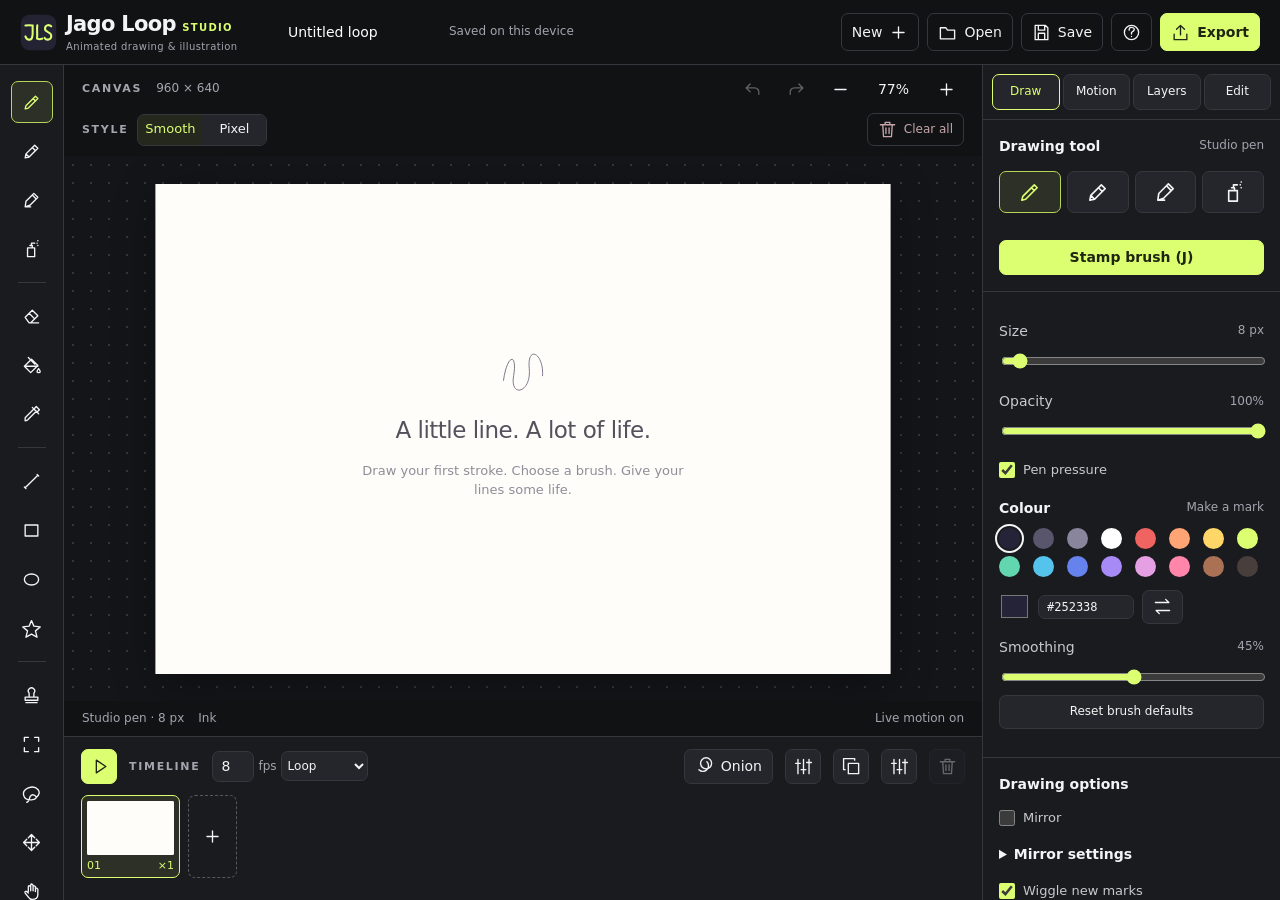
<file: index.html>
<!doctype html>
<html lang="en">
<!--
SPDX-License-Identifier: MIT
Copyright (c) 2026 Cameron Jago Lis Illustrates.
Inspiration: WigglyPaint and Decker by John Earnest (Internet Janitor).
Studio edition: Cameron Jago Lis Illustrates.
An independent edition; not an official release by the original creator.
Original project: https://internet-janitor.itch.io/wigglypaint
See the Credits and Notices included with this suite.
-->
<head>
<meta charset="utf-8"><meta name="viewport" content="width=device-width,initial-scale=1">
<meta name="description" content="An offline drawing and animation studio with lively lines, layers, onion skins, and animated GIF export.">
<meta name="author" content="Cameron Jago Lis Illustrates">
<link rel="icon" type="image/svg+xml" href="data:image/svg+xml,%3Csvg%20xmlns%3D%22http%3A%2F%2Fwww.w3.org%2F2000%2Fsvg%22%20viewBox%3D%220%200%2096%2096%22%20role%3D%22img%22%20aria-label%3D%22JLS%22%3E%3Crect%20x%3D%222%22%20y%3D%222%22%20width%3D%2292%22%20height%3D%2292%22%20rx%3D%2223%22%20fill%3D%22%23242333%22%2F%3E%3Cg%20fill%3D%22none%22%20stroke%3D%22%23dcff72%22%20stroke-width%3D%225.3%22%20stroke-linecap%3D%22round%22%20stroke-linejoin%3D%22round%22%3E%3Cpath%20d%3D%22M14%2030%20Q23%2028%2033%2030%20C32%2039%2034%2049%2032%2058%20C31%2069%2018%2070%2014%2058%22%2F%3E%3Cpath%20d%3D%22M45%2029%20C43%2039%2046%2051%2044%2064%20Q51%2067%2058%2064%22%2F%3E%3Cpath%20d%3D%22M81%2032%20C75%2026%2064%2029%2065%2039%20C65%2048%2081%2046%2081%2056%20C82%2068%2068%2069%2064%2062%22%2F%3E%3C%2Fg%3E%3C%2Fsvg%3E">
<title>Jago Loop Studio</title>
<style>
:root{color-scheme:dark;--bg:#111214;--panel:#1a1b1f;--raised:#24262b;--line:#35373e;--text:#f4f4f6;--muted:#a3a5af;--accent:#dcff72;--purple:#b1a0ff}*{box-sizing:border-box}body{margin:0;background:var(--bg);color:var(--text);font:14px/1.45 "Segoe UI",system-ui,sans-serif;overflow:hidden}button,input,select{font:inherit}button,select,input[type=text],input[type=number]{color:inherit;background:var(--raised);border:1px solid var(--line);border-radius:7px}button{cursor:pointer;display:inline-flex;align-items:center;justify-content:center;gap:7px;min-height:34px;padding:6px 10px;white-space:nowrap}button:hover{background:var(--hover);border-color:var(--hover-line)}button:disabled{opacity:.35;cursor:default}button:focus-visible,input:focus-visible,select:focus-visible{outline:2px solid var(--accent);outline-offset:3px}button.active,button[aria-pressed=true]{background:var(--selected);color:var(--accent);border-color:var(--selected-line)}button.primary{background:var(--accent);color:var(--button-ink);border-color:var(--accent);font-weight:700}button.primary:hover{background:var(--accent)}button.icon{width:36px;padding:7px}svg{width:19px;height:19px;fill:none;stroke:currentColor;stroke-width:1.7;stroke-linecap:round;stroke-linejoin:round;flex-shrink:0}.top{height:65px;display:flex;align-items:center;gap:20px;padding:0 20px;border-bottom:1px solid var(--line)}.brand{font-size:19px;font-weight:750;letter-spacing:-.8px;display:flex;align-items:center;gap:9px}.brand svg{width:32px;height:32px;stroke:var(--accent);stroke-width:2.5}.brand small{color:var(--accent);font-size:10px;letter-spacing:1.2px;margin-top:5px}.project-name{width:170px;background:transparent!important;border-color:transparent!important;padding:6px 7px}.project-name:hover{border-color:var(--line)!important}.save-state{color:var(--muted);font-size:12px}.spacer{flex:1}.top-actions,.row{display:flex;align-items:center;gap:8px}.top-actions button{background:transparent}.top-actions .primary{background:var(--accent)}.app{height:calc(100dvh - 65px);display:grid;grid-template-columns:64px minmax(200px,1fr) 264px;grid-template-rows:minmax(170px,1fr) 164px}.tools{grid-row:1 / 3;background:var(--panel);border-right:1px solid var(--line);display:flex;flex-direction:column;align-items:center;gap:7px;padding:16px 8px;overflow-y:auto}.tools button{width:42px;height:42px;background:transparent;border-color:transparent}.tools button.active{background:var(--selected);border-color:var(--selected-line);color:var(--accent)}.tools hr{border:0;border-top:1px solid var(--line);width:28px;margin:5px}.tool-color{border:3px solid #fff!important;border-radius:50%;width:26px!important;height:26px!important;min-height:26px;margin-top:6px}.workspace{display:flex;flex-direction:column;min-width:0;position:relative}.canvas-top{height:48px;display:flex;align-items:center;padding:0 18px;gap:8px;flex-shrink:0}.eyebrow{font-size:11px;font-weight:700;letter-spacing:1.7px;color:var(--muted)}.canvas-top .tag{font-size:12px;color:var(--muted);margin-left:6px}.canvas-top button{background:transparent;border-color:transparent;min-height:30px}.viewport{flex:1;min-height:0;overflow:hidden;position:relative;background-color:var(--workspace);background-image:radial-gradient(var(--grid-dot) 1px,transparent 1px);background-size:18px 18px;touch-action:none}.canvas-wrap{position:absolute;left:50%;top:50%;transform-origin:center;box-shadow:0 14px 55px #0005;background:conic-gradient(#dfe0e4 25%,#f6f6f6 0 50%,#dfe0e4 0 75%,#f6f6f6 0) 0 0/16px 16px;line-height:0}.canvas-wrap canvas{display:block;width:100%;height:100%;touch-action:none;cursor:crosshair}.empty-hint{position:absolute;left:50%;top:50%;transform:translate(-50%,-50%);pointer-events:none;text-align:center;color:#8e8e99;line-height:1.5;width:90%}.empty-hint svg{width:50px;height:50px;color:#787286;stroke-width:1.2;margin-bottom:12px}.empty-hint strong{display:block;font-size:23px;color:#53525d;font-weight:500;letter-spacing:-.5px}.empty-hint p{font-size:13px}.canvas-bottom{height:35px;display:flex;align-items:center;justify-content:space-between;padding:0 18px;font-size:12px;color:var(--muted)}.cursor-info{display:flex;gap:14px}.inspector{grid-column:3;grid-row:1/3;background:var(--panel);border-left:1px solid var(--line);overflow-y:auto}.section{padding:17px 18px;border-bottom:1px solid var(--line)}.section-title{display:flex;align-items:center;justify-content:space-between;margin-bottom:15px;font-weight:650}.section-title small{font-size:12px;color:var(--muted);font-weight:400}.brushes{display:grid;grid-template-columns:repeat(4,1fr);gap:6px;margin-bottom:17px}.brushes button{height:42px;padding:5px}.brushes svg{width:29px;height:23px}.control{margin-top:13px}.control label{display:flex;align-items:center;justify-content:space-between;margin-bottom:6px;color:var(--label)}.control output{font-size:12px;color:var(--muted);font-variant-numeric:tabular-nums}input[type=range]{width:100%;accent-color:var(--accent);height:17px;cursor:pointer}input[type=checkbox]{accent-color:var(--accent);width:16px;height:16px;margin:0}.check{display:flex;align-items:center;gap:8px;margin-top:11px;color:var(--label);font-size:13px;cursor:pointer}.palette{display:grid;grid-template-columns:repeat(8,1fr);gap:7px}.swatch{width:21px;height:21px;min-height:21px;padding:0;border-radius:50%;border:2px solid transparent}.swatch.selected{outline:2px solid var(--text);outline-offset:2px}.color-row{margin-top:13px;display:flex;align-items:center;gap:8px}.color-row input[type=color]{width:31px;height:31px;border:0;padding:0;background:none;cursor:pointer}.color-row input[type=text]{width:96px;padding:4px 8px;font:12px monospace}.color-row button{font-size:12px}.segmented{display:flex;gap:5px}.segmented button{flex:1;font-size:12px;padding:5px}.motion-heading{color:var(--accent);display:flex;align-items:center;gap:7px}.layer-list{display:flex;flex-direction:column;gap:5px}.layer{display:flex;align-items:center;gap:8px;border:1px solid var(--line);border-radius:7px;padding:5px;background:var(--raised)}.layer.selected{border-color:var(--purple);background:var(--selection)}.layer .layer-name{flex:1;min-width:0;text-align:left;font-size:13px;overflow:hidden;text-overflow:ellipsis;border:0;background:none;justify-content:flex-start;padding:4px}.layer button.icon{width:25px;min-height:25px;padding:3px;background:none;border:0}.layer .locked{color:var(--purple)}.layer-actions{display:flex;gap:5px;margin-top:9px}.layer-actions button{flex:1;padding:4px;font-size:12px;min-height:28px}.paper-row{display:flex;gap:8px;align-items:center;margin-top:13px;font-size:12px;color:var(--muted)}.paper-row input{width:27px;height:27px;padding:0;border:0;background:none}.timeline{grid-column:2;grid-row:2;background:var(--panel);border-top:1px solid var(--line);padding:12px 17px;overflow:hidden}.timeline-header{display:flex;align-items:center;gap:12px;margin-bottom:11px}.timeline-header .row{gap:4px}.timeline-header button{min-height:30px}.timeline-header select{font-size:12px;width:87px;height:30px;padding:2px}.timeline-header label{color:var(--muted);font-size:12px}.fps-input{width:42px;padding:4px 3px;text-align:center}.frames{display:flex;gap:8px;overflow-x:auto;padding-bottom:7px;scrollbar-width:thin}.frame-card{display:flex;flex-direction:column;align-items:stretch;flex-shrink:0;gap:4px;width:99px;padding:5px;border-radius:7px;background:var(--raised);position:relative}.frame-card.active{color:var(--accent);border-color:var(--accent)}.frame-card.playing{box-shadow:inset 0 0 0 2px var(--purple)}.frame-card canvas{width:87px;height:54px;object-fit:contain;background:#fff;border-radius:2px}.frame-label{display:flex;justify-content:space-between;align-items:center;font-size:11px;line-height:13px}.add-frame{width:49px;flex-shrink:0;border:1px dashed #555860;background:transparent}.toast{position:fixed;bottom:182px;left:calc(50% - 95px);background:var(--accent);color:#242817;padding:10px 17px;border-radius:9px;font-size:13px;box-shadow:0 7px 30px #0005;opacity:0;pointer-events:none;transition:opacity .2s;z-index:8}.toast.show{opacity:1}dialog{color:var(--text);background:var(--panel);border:1px solid #51545d;border-radius:14px;padding:25px;width:450px;max-width:calc(100% - 30px);box-shadow:0 24px 100px #0009}dialog::backdrop{background:#0009;backdrop-filter:blur(5px)}dialog h2{font-size:21px;margin:0 0 8px;letter-spacing:-.4px}dialog p{color:var(--muted);font-size:14px}dialog .dialog-actions{display:flex;justify-content:flex-end;gap:8px;margin-top:23px}dialog label.field{display:block;margin-top:16px;color:var(--label)}dialog label.field input,dialog label.field select{display:block;width:100%;margin-top:6px;padding:9px}dialog .close{position:absolute;right:15px;top:15px;background:none;border:0}.shortcut-grid{display:grid;grid-template-columns:1fr auto;gap:9px;font-size:13px}.shortcut-grid kbd{color:var(--accent);font:12px monospace;background:var(--raised);padding:2px 6px;border-radius:4px}progress{width:100%;accent-color:var(--accent);height:8px}.warning{color:#ffbd9e!important}.about{margin-top:22px;font-size:12px!important}.about a{color:var(--purple)}.hidden{display:none!important}.mobile-props{display:none}.sr-only{position:absolute;width:1px;height:1px;overflow:hidden;clip:rect(0,0,0,0)}
@media(max-width:1050px){.top{padding:0 12px;gap:12px}.app{grid-template-columns:58px minmax(200px,1fr) 235px}.section{padding:15px}.palette{gap:5px}.timeline-header{gap:7px}.top-actions button span{display:none}.save-state{display:none}.brand small{display:none}.project-name{width:140px}}
@media(max-width:760px){.app{grid-template-columns:53px minmax(200px,1fr);grid-template-rows:minmax(170px,1fr) 157px}.inspector{display:none;position:fixed;right:0;top:65px;bottom:0;width:254px;z-index:6;box-shadow:-12px 0 30px #0006}.inspector.open{display:block}.mobile-props{display:inline-flex}.brand{font-size:16px}.brand svg{width:25px}.project-name{width:85px;font-size:12px}.top{gap:7px}.top-actions{gap:5px}.top-actions button{padding:6px}.top-actions .optional{display:inline-flex}.tools{padding:10px 4px;gap:4px}.tools button{width:39px;height:36px;min-height:36px}.canvas-top{padding:0 8px}.canvas-bottom{padding:0 8px}.timeline{padding:10px}.timeline-header{gap:6px}.timeline-header .eyebrow{display:none}.timeline-header select{width:75px}.canvas-top .tag,.cursor-info span:last-child{display:none}.timeline-header .minor{display:none}.toast{left:15%;bottom:175px}.timeline-header .spacer{min-width:0}.top-actions .primary span{display:inline}.frame-card{width:90px}.frame-card canvas{width:78px;height:48px}}
@media(max-height:730px) and (min-width:761px){.section{padding-top:12px;padding-bottom:12px}.section-title{margin-bottom:10px}.control{margin-top:9px}.brushes{margin-bottom:10px}.tools{gap:4px;padding-top:10px}.tools button{height:36px;min-height:36px}.app{grid-template-rows:minmax(170px,1fr) 151px}}
.render-bar{display:flex;align-items:center;flex-wrap:wrap;gap:9px;padding:0 18px 10px;min-height:43px;flex-shrink:0}.render-bar .segmented{gap:0;border:1px solid var(--line);border-radius:7px;overflow:hidden}.render-bar .segmented button{border:0;border-radius:0;font-size:13px;min-height:30px;min-width:64px}.pixel-settings{display:flex;gap:7px;align-items:center;font-size:12px;color:var(--muted)}.pixel-settings select{padding:4px;width:57px}.pixel-grid-size{font-size:12px;color:var(--muted)}.clear-all{min-height:30px;font-size:12px;background:none;color:var(--danger)}.clear-all:hover{color:#ffb9b5;border-color:#df7373;background:#ec68681a}.shape-grid{display:grid;grid-template-columns:repeat(4,1fr);gap:9px;margin-top:20px}.shape-grid button{flex-direction:column;min-height:74px;font-size:12px}.shape-grid svg{width:27px;height:27px}.about-credits{margin-top:20px;padding-top:16px;border-top:1px solid var(--line);font-size:12px;color:var(--muted);line-height:1.6}.about-credits strong{display:block;color:var(--text);font-size:14px;margin-top:5px}.about-credits a{color:var(--purple)}.about-credits .credit-role{margin-top:12px;display:block;text-transform:uppercase;letter-spacing:1.2px;font-size:10px}.brand{cursor:default}button#moreShapes.active{color:var(--accent);border-color:var(--accent)}@media(max-width:760px){.render-bar{padding:0 8px 8px;gap:6px}.render-bar .eyebrow,.pixel-grid-size{display:none}.render-bar .segmented button{min-width:56px}.shape-grid{grid-template-columns:repeat(3,1fr)}.clear-all{padding:5px 7px}.render-bar .spacer{min-width:0}.pixel-settings{gap:4px}}

/* Copyright (c) 2026 Cameron Jago Lis Illustrates. MIT.
   Original inspiration: John Earnest (Internet Janitor), WigglyPaint and Decker. */
:root{--hover:#33363c;--hover-line:#646871;--label:#c8c9d0;--selected:#dcff7218;--selected-line:#b5d658;--selection:#b1a0ff12;--workspace:#141518;--grid-dot:#35363c;--button-ink:#202512;--danger:#c5a5aa;--preview:#121316}
:root[data-theme=paper]{color-scheme:light;--bg:#e9e4da;--panel:#f5f1e8;--raised:#e5dfd3;--line:#c6bdad;--text:#302f29;--muted:#686354;--accent:#426324;--purple:#725793;--hover:#d7cebd;--hover-line:#8e826e;--label:#4b473f;--selected:#42632418;--selected-line:#426324;--selection:#72579312;--workspace:#ddd6c9;--grid-dot:#bab09e;--button-ink:#ffffff;--danger:#914242;--preview:#292a28}
:root[data-theme=plum]{color-scheme:dark;--bg:#1c1825;--panel:#261f32;--raised:#352b44;--line:#51435f;--text:#f7effb;--muted:#bbaec6;--accent:#f2ba96;--purple:#ccb2fa;--hover:#463751;--hover-line:#806890;--label:#dfcfe9;--selected:#f2ba9618;--selected-line:#f2ba96;--selection:#ccb2fa12;--workspace:#201a29;--grid-dot:#46384f;--button-ink:#332432;--danger:#e0aeb9;--preview:#19141f}
.brand{font-size:21px;letter-spacing:-.7px;min-width:239px}.brand small{font-size:10px;letter-spacing:1.3px}.brand-tagline{display:block;font-size:10px;letter-spacing:.4px;font-weight:400;color:var(--muted);margin-top:1px}.app{grid-template-columns:64px minmax(200px,1fr) 298px}.inspector-tabs{display:grid;grid-template-columns:repeat(4,1fr);gap:3px;padding:9px;background:var(--panel);position:sticky;top:0;z-index:2;border-bottom:1px solid var(--line)}.inspector-tabs button{font-size:12px;min-height:36px;padding:5px}.inspector-tabs button[aria-selected=true]{color:var(--accent);border-color:var(--accent)}.inspector [data-panel].panel-hidden{display:none}.compact{display:block;margin:12px 0;font-size:12px;color:var(--label)}.compact select{display:block;width:100%;padding:7px;margin-top:5px;font-size:13px}.hint{font-size:12px;color:var(--muted);line-height:1.5;margin:10px 0}.button-grid{display:flex;flex-wrap:wrap;gap:6px;margin-top:12px}.button-grid button{font-size:12px;flex:1 1 42%;white-space:normal;min-height:35px}.full-width{width:100%;margin-top:10px}details{margin-top:10px}summary{cursor:pointer;font-weight:650;min-height:30px;padding:4px 0}details[open] summary{color:var(--accent)}#motionPreviewCanvas,#brushPreviewCanvas{display:block;width:100%;border-radius:8px;background:var(--preview);margin-top:10px}.number-grid{display:grid;grid-template-columns:1fr 1fr;gap:9px;margin:10px 0}.number-grid label{font-size:12px}.number-grid input{width:100%;padding:7px;margin-top:4px}.shade-palette{display:grid;grid-template-columns:repeat(3,1fr);gap:9px;margin-top:15px}.shade-palette label{font-size:12px;text-align:center;color:var(--muted)}.shade-palette input{display:block;width:100%;height:33px;border:0;background:none;margin:5px 0}.shade-palette button{width:100%;font-size:12px}.preset-list{display:flex;flex-direction:column;gap:8px;margin:17px 0;max-height:280px;overflow:auto}.preset-row{display:flex;gap:5px}.preset-row button:first-child{flex:1;justify-content:flex-start;white-space:normal}.preset-row button:last-child{flex:0 0 34px}.top-actions button{min-height:38px}.tools{scrollbar-width:thin}.tools button{flex-shrink:0}.section input[type=range]{height:24px}.layer-name .badge{font-size:10px}.brand svg{width:37px;height:37px}.project-name{width:150px}.shade-palette button,.number-grid input{min-height:34px}#helpDialog{width:570px;max-height:88vh;overflow:auto}#libraryDialog{width:520px}#classicControls{margin-top:16px}.inspector .section{padding:16px}.motion-editor .control{margin-top:11px}
@media(max-width:1050px){.app{grid-template-columns:58px minmax(200px,1fr) 270px}.brand{min-width:184px;font-size:19px}.brand small{display:inline;font-size:9px}.brand-tagline{display:none}.project-name{width:110px}.top{gap:8px}}
@media(max-width:760px){.app{grid-template-columns:53px minmax(190px,1fr)}.inspector{width:min(320px,calc(100vw - 53px))}.brand{min-width:0;font-size:15px}.brand small{font-size:8px}.brand svg{width:25px;height:25px}.project-name{width:76px}.top-actions button{padding:6px;min-width:33px}.top-actions{gap:3px}.top-actions .primary span{display:none}.tools button{min-height:40px}.inspector-tabs button{min-height:42px}.button-grid button{min-height:42px}.top{padding:0 7px}.canvas-top{height:43px}.render-bar{min-height:39px}.inspector .section input[type=range]{height:30px}}
@media(prefers-reduced-motion:reduce){.toast{transition:none}}

@media(max-width:760px){.brand{white-space:nowrap}.tools{overflow-x:hidden}.timeline-header{overflow-x:auto;scrollbar-width:thin;padding-bottom:3px;min-height:37px}.timeline-header>*{flex-shrink:0}.top .spacer{display:none}}
@media(max-width:460px){.top{height:94px;display:grid;grid-template-columns:1fr auto;grid-template-rows:54px 32px;gap:0 6px}.top-actions{grid-column:2;grid-row:1}.project-name{grid-column:1/3;grid-row:2;width:100%;font-size:12px;padding:3px 7px}.brand{min-width:0}.brand small{display:block;margin-top:0}.brand-tagline{display:none}.canvas-top{gap:2px}.canvas-top .eyebrow{display:none}.app{height:calc(100dvh - 94px)}.inspector{top:94px}}

@media(max-width:760px){.inspector-close{margin:8px;width:calc(100% - 16px);min-height:40px}.inspector-tabs{top:0}}

.brand svg{stroke:none;flex-shrink:0}.brand svg path{stroke-width:5.3}.brand svg rect{stroke:none}#brushPreviewCanvas{border:1px solid var(--line)}#resetBrush{margin:0 0 12px;font-size:12px}.toast{color:var(--button-ink)}

.about-support{border-top:1px solid var(--line);margin-top:22px;padding-top:12px}.about-support h3{font-size:15px;margin:6px 0}.about-support a{color:var(--purple);text-underline-offset:3px}

:root[data-theme=candy]{color-scheme:light;--bg:#fbe8f0;--panel:#fff2f7;--raised:#f6dce9;--line:#d9afc6;--text:#503447;--muted:#805a72;--accent:#a64578;--purple:#79569c;--hover:#edc7de;--hover-line:#b66f99;--label:#65465b;--selected:#a6457815;--selected-line:#a64578;--selection:#b190cf22;--workspace:#f3e3f3;--grid-dot:#d6b8d5;--button-ink:#ffffff;--danger:#a14061;--preview:#392a40}
:root[data-theme=candy] .top{background:linear-gradient(110deg,#fff4f8,#f5e5fb)}
.layer-thumbnail{width:40px;height:30px;flex-shrink:0;border:1px solid var(--line);border-radius:4px;background:conic-gradient(#e6e2e8 25%,#fff 0 50%,#e6e2e8 0 75%,#fff 0) 0 0/8px 8px;cursor:pointer}.layer{gap:5px}.layer .layer-name{white-space:normal;line-height:1.2}.layer-actions{flex-wrap:wrap}.layer-actions button{flex:1 1 auto}
#patternControls{border:1px solid var(--line);border-radius:8px;padding:0 10px 6px;margin:10px 0}#brushPackDialog{max-height:88vh;overflow:auto}.brush-pack-steps{padding-left:23px}.brush-pack-steps li{margin:12px 0}

input.tool-color{appearance:none;-webkit-appearance:none;flex-shrink:0;padding:0;background:none;cursor:pointer;overflow:hidden}input.tool-color::-webkit-color-swatch-wrapper{padding:0}input.tool-color::-webkit-color-swatch{border:0;border-radius:50%}input.tool-color::-moz-color-swatch{border:0;border-radius:50%}

#sprayPreview{display:block;width:100%;height:auto;border:1px solid var(--line);border-radius:8px;margin:10px 0}#sprayControls{border-top:1px solid var(--line);margin:12px 0;padding-top:8px}#sprayControls h3{font-size:13px}#pivotHint{color:var(--muted)}

.empty-hint.pixel-hint svg{display:none}.empty-hint.pixel-hint strong{font-size:15px;letter-spacing:0}.empty-hint.pixel-hint p{font-size:12px;margin:6px 0 0}

.preset-status{padding:8px 10px;border-left:2px solid var(--accent);background:var(--preview);overflow-wrap:anywhere}.preset-status:empty{display:none}

.preset-row{align-items:center}.preset-row input[type=checkbox]{flex:0 0 18px;width:18px;height:18px}.preset-row button:nth-child(2){flex:1;justify-content:flex-start;white-space:normal}

#drawingToolChooser #useStamp{width:100%;margin-top:10px}#drawingToolChooser #useStamp.active{border-color:var(--accent);background:var(--accent);color:#15171b}
#brushColour{margin-top:18px}#brushColour .section-title{margin-bottom:10px}#sharedBrushBasics>.check{margin-top:12px}
#stampVariationSettings h3{font-size:13px;margin:18px 0 10px}#stampVariationSettings .control{margin-top:14px}
#stampBrushPanel .control{margin-top:15px}#stampBrushPanel #stampDetails{margin-top:0}#stampBrushPanel #brushPreviewLabel{font-size:11px;margin:6px 0 12px}
#sharedDrawingOptions>.check{margin:12px 0}#saveStampAsDialog{width:430px}#saveStampAsName{display:block;width:100%;margin-top:8px;padding:10px}#saveStampAsError{color:var(--danger)}

</style>
</head>
<body>
<header class="top"><div class="brand"><svg xmlns="http://www.w3.org/2000/svg" viewBox="0 0 96 96" role="img" aria-label="JLS"><rect x="2" y="2" width="92" height="92" rx="23" fill="#242333"/><g fill="none" stroke="#dcff72" stroke-width="5.3" stroke-linecap="round" stroke-linejoin="round"><path d="M14 30 Q23 28 33 30 C32 39 34 49 32 58 C31 69 18 70 14 58"/><path d="M45 29 C43 39 46 51 44 64 Q51 67 58 64"/><path d="M81 32 C75 26 64 29 65 39 C65 48 81 46 81 56 C82 68 68 69 64 62"/></g></svg><span>Jago Loop <small>STUDIO</small><span class="brand-tagline">Animated drawing &amp; illustration</span></span></div><input id="projectName" class="project-name" aria-label="Project name" value="Untitled loop" maxlength="60"><span id="saveState" class="save-state">Saved on this device</span><div class="spacer"></div><div class="top-actions"><button id="newBtn" title="New drawing"><span>New</span><i data-icon="plus"></i></button><button id="openBtn" title="Open project"><i data-icon="folder"></i><span>Open</span></button><button id="saveBtn" title="Save editable project (Ctrl+S)"><i data-icon="save"></i><span>Save</span></button><button id="helpBtn" class="optional" title="Help and shortcuts"><i data-icon="help"></i></button><button id="exportBtn" class="primary" aria-label="Export"><i data-icon="export"></i><span>Export</span></button></div></header>
<main class="app">
<nav class="tools" aria-label="Drawing tools" id="toolBar"></nav>
<section class="workspace" aria-label="Drawing workspace"><div class="canvas-top"><span class="eyebrow">CANVAS</span><span id="dimensions" class="tag">960 × 640</span><div class="spacer"></div><button id="undoBtn" class="icon" title="Undo (Ctrl+Z)"><i data-icon="undo"></i></button><button id="redoBtn" class="icon" title="Redo (Ctrl+Shift+Z)"><i data-icon="redo"></i></button><button id="zoomOut" class="icon" title="Zoom out"><i data-icon="minus"></i></button><button id="fitBtn" title="Fit canvas (0)">Fit</button><button id="zoomIn" class="icon" title="Zoom in"><i data-icon="plus"></i></button><button id="propsBtn" class="icon mobile-props" title="Brush, motion and layers"><i data-icon="sliders"></i></button></div><div class="render-bar"><span class="eyebrow">STYLE</span><div class="segmented" role="group" aria-label="Drawing style"><button id="smoothStyle" aria-pressed="true" title="Smooth drawing">Smooth</button><button id="pixelStyle" aria-pressed="false" title="Crisp pixel drawing">Pixel</button></div><div id="pixelSettings" class="pixel-settings hidden"><label for="pixelSize">Pixel size</label><select id="pixelSize"><option value="1">1 px</option><option value="2">2 px</option><option value="3">3 px</option><option value="4" selected>4 px</option><option value="6">6 px</option><option value="8">8 px</option><option value="12">12 px</option></select><span id="pixelGridSize" class="pixel-grid-size"></span></div><div class="spacer"></div><button id="clearAll" class="clear-all" title="Clear all artwork in every frame and layer"><i data-icon="trash"></i>Clear all</button></div><div id="viewport" class="viewport"><div id="canvasWrap" class="canvas-wrap"><canvas id="canvas" width="960" height="640" aria-label="Drawing canvas. Select a tool and draw with a mouse, touch or pen."></canvas><div id="emptyHint" class="empty-hint"><svg viewBox="0 0 64 64"><path d="M7 45C12 10 25 10 20 39s23 22 20-9S59 10 57 39"/></svg><strong id="emptyHintTitle">A little line. A lot of life.</strong><p id="emptyHintText">Draw your first stroke. Choose a brush. Give your lines some life.</p></div></div></div><div class="canvas-bottom"><div class="cursor-info"><span id="toolStatus">Pen · 8 px</span><span id="layerStatus">Ink</span></div><span id="activityStatus">Live wiggle on</span></div></section>
<aside id="inspector" class="inspector" aria-label="Drawing settings"><button id="closeInspector" class="mobile-props inspector-close">Back to drawing</button><div class="inspector-tabs" role="tablist" aria-label="Studio settings"><button id="tab-draw" data-panel-tab="draw" role="tab" aria-selected="true">Draw</button><button id="tab-motion" data-panel-tab="motion" role="tab" aria-selected="false">Motion</button><button id="tab-layers" data-panel-tab="layers" role="tab" aria-selected="false">Layers</button><button id="tab-edit" data-panel-tab="edit" role="tab" aria-selected="false">Edit</button></div>
<section class="section" data-panel="draw" id="drawingToolChooser"><div class="section-title"><span>Drawing tool</span><small id="brushName">Studio pen</small></div><div id="brushes" class="brushes"></div><button id="useStamp" class="primary">Stamp brush (J)</button></section>
<section class="section" data-panel="draw" id="regularBrushPanel"><div id="regularBasicSlot"><div id="sharedBrushBasics"><div class="control"><label for="size">Size <output id="sizeValue">8 px</output></label><input id="size" type="range" min="1" max="160" value="8"></div><div class="control"><label for="opacity">Opacity <output id="opacityValue">100%</output></label><input id="opacity" type="range" min="5" max="100" value="100"></div><label class="check"><input id="pressure" type="checkbox" checked>Pen pressure</label><div id="brushColour"><div class="section-title"><span>Colour</span><small>Make a mark</small></div><div id="palette" class="palette"></div><div class="color-row"><input id="color" type="color" value="#252338" aria-label="Custom drawing colour"><input id="hexColor" type="text" value="#252338" maxlength="7" aria-label="Hex colour"><button id="swapColor" title="Swap current and previous colour (X)"><i data-icon="swap"></i></button></div></div></div></div><div id="regularSmoothingSlot"><div id="sharedSmoothing"><div class="control"><label for="smoothing">Smoothing <output id="smoothingValue">45%</output></label><input id="smoothing" type="range" min="0" max="90" value="45"></div></div></div><label id="shapeFillRow" class="check hidden" style="margin:0 0 12px"><input id="shapeFill" type="checkbox">Filled shape</label><div id="sprayControls" class="hidden"><h3>Spray setup</h3><canvas id="sprayPreview" width="240" height="90" aria-label="Spray setup preview"></canvas><div class="button-grid"><button id="sprayFine">Fine mist</button><button id="sprayGrain">Grainy spray</button></div><div class="control"><label for="sprayDensity">Amount of speckles (%)<output id="sprayDensityValue">45</output></label><input id="sprayDensity" type="range" min="5" max="100" value="45" step="1"></div><div class="control"><label for="sprayDotSize">Speckle size (px)<output id="sprayDotSizeValue">2</output></label><input id="sprayDotSize" type="range" min="1" max="12" value="2" step="1"></div><div class="control"><label for="spraySpread">Spread (%)<output id="spraySpreadValue">100</output></label><input id="spraySpread" type="range" min="10" max="150" value="100" step="1"></div><div class="control"><label for="sprayFocus">Centre concentration (%)<output id="sprayFocusValue">25</output></label><input id="sprayFocus" type="range" min="0" max="100" value="25" step="1"></div><label class="field compact">Spray shape<select id="sprayShape"><option value="round">Round</option><option value="horizontal">Wide fan</option><option value="vertical">Tall fan</option></select></label><button id="resetSpray" class="full-width">Reset spray settings</button><p class="hint">Size sets the brush footprint. Spread changes its reach; concentration gathers speckles near the centre. Settings apply to new strokes.</p></div><button id="resetBrush" class="full-width" title="Reset size, opacity, smoothing, pressure, mirror, fill and new-mark wiggle. Keeps the tool and colour.">Reset brush defaults</button></section>
<section class="section hidden" data-panel="draw" id="stampBrushPanel"><details id="stampDetails" open><summary>Stamp brushes</summary><label class="field compact">Brush<select id="savedBrush"><option value="">Your current setup</option></select></label><p id="savedBrushStatus" class="hint preset-status" aria-live="polite"></p><canvas id="brushPreviewCanvas" width="480" height="200" aria-label="Brush stroke preview on canvas paper"></canvas><p id="brushPreviewLabel" class="hint"></p><div id="stampBasicSlot"></div><div id="patternControls"><label class="field compact" id="patternModeField">Pattern layout<select id="stampPatternMode"><option value="aligned">Continuous pattern</option><option value="stamps">Individual stamps</option></select></label><div class="control"><label for="stampPatternScale">Pattern size (canvas px)<output id="stampPatternScaleValue">2</output></label><input id="stampPatternScale" type="range" min="1" max="24" value="2" step="1"></div><div class="control"><label for="stampPatternAngle">Pattern angle (degrees)<output id="stampPatternAngleValue">0</output></label><input id="stampPatternAngle" type="range" min="-180" max="180" value="0" step="1"></div><div id="densityControl"><div class="control"><label for="stampDensity">Dither coverage (%)<output id="stampDensityValue">50</output></label><input id="stampDensity" type="range" min="5" max="100" value="50" step="1"></div></div><p id="patternHint" class="hint"></p></div>


<label class="field compact">Placement<select id="stampMode"><option value="continuous">Along a stroke</option><option value="single">One stamp per click</option></select></label><div id="stampSpacingControl"><div class="control"><label for="stampSpacing">Spacing (%)<output id="stampSpacingValue">30</output></label><input id="stampSpacing" type="range" min="5" max="300" value="30" step="1"></div></div>
<div id="stampVariationSettings"><h3>Rotation &amp; variation</h3><div id="stampRotationControl"><div class="control"><label for="stampRotation">Stamp rotation<output id="stampRotationValue">0</output></label><input id="stampRotation" type="range" min="-180" max="180" value="0" step="1"></div><label id="stampFollowControl" class="check"><input id="stampFollow" type="checkbox">Rotate along the stroke</label></div><div class="control"><label for="stampScatter">Scatter (%)<output id="stampScatterValue">0</output></label><input id="stampScatter" type="range" min="0" max="200" value="0" step="1"></div><div class="control"><label for="stampVariation">Size variation (%)<output id="stampVariationValue">10</output></label><input id="stampVariation" type="range" min="0" max="100" value="10" step="1"></div><label id="stampColourControl" class="check"><input id="stampColour" type="checkbox">Keep original image colours</label><label class="check"><input id="stampPressureOpacity" type="checkbox">Pressure changes opacity</label></div>
<details id="stampStrokeFeel"><summary>Stroke feel &amp; motion</summary><div id="stampSmoothingSlot"></div><label class="field compact">How stamps move<select id="stampMotionPlacement"><option value="stroke">Follow the moving stroke</option><option value="individual">Each stamp moves independently</option><option value="layer">Use only whole-layer motion</option></select></label>
</details><details id="editStampBrush"><summary>Edit brush</summary><p class="hint">Change the image used by your current brush. Size, spacing and other settings stay as they are. Save a stamp preset to keep your version.</p><label class="field compact">Stamp image<select id="stampTip"></select></label><div class="button-grid"><button id="importTip">Import stamp image</button><button id="selectionTip">Create stamp from selection</button></div></details><div class="button-grid" id="stampPresetActions"><button id="saveStampAs" class="primary">Save as new preset</button><button id="resetStamp" title="Reset stamp options, keeping your stamp shape, colour and brush size.">Reset stamp defaults</button><button id="openBrushLibrary">Stamp presets</button><button id="brushPackHelp">Make a brush pack</button></div><p class="hint">Save as new preset keeps your stamp image and its settings. Your original preset stays unchanged.</p></details></section>
<section class="section" data-panel="draw" id="sharedDrawingOptions"><div class="section-title"><span>Drawing options</span></div><label class="check"><input id="symmetry" type="checkbox">Mirror</label><details id="mirrorDetails"><summary>Mirror settings</summary><label class="field compact">Symmetry<select id="mirrorMode"><option value="vertical">Left / right</option><option value="horizontal">Top / bottom</option><option value="both">Four-way</option><option value="radial">Radial</option></select></label><div id="mirrorSegmentsControl" class="control hidden"><label for="mirrorSegments">Radial copies<output id="mirrorSegmentsValue">6</output></label><input id="mirrorSegments" type="range" min="2" max="12" value="6"></div><div class="control"><label for="mirrorX">Centre across (%)<output id="mirrorXValue">50</output></label><input id="mirrorX" type="range" min="0" max="100" value="50"></div><div class="control"><label for="mirrorY">Centre down (%)<output id="mirrorYValue">50</output></label><input id="mirrorY" type="range" min="0" max="100" value="50"></div><button id="resetMirror" class="full-width">Reset mirror defaults</button><p class="hint">Enable Mirror above. Applies to new strokes and shapes, including stamps and erasing. Each mark keeps its own symmetry settings. Guides are never exported.</p></details><label class="check"><input id="drawAnimate" type="checkbox" checked>Wiggle new marks</label><p class="hint">Mirror and wiggle apply to new marks, including stamp strokes. Turn off wiggle for steady ink. Layer motion can still move the whole layer.</p></section>
<section class="section" data-panel="motion"><div class="section-title"><span class="motion-heading"><i data-icon="wiggle"></i>Motion</span><input id="wiggleEnabled" type="checkbox" checked aria-label="Enable project motion" title="Enable motion throughout this project"></div><div class="motion-editor"><label class="field compact">Motion preset (saved settings)<select id="savedMotion"><option value="">Your current setup</option></select></label><p class="hint">A motion preset remembers settings for a wiggle type. For example, Paper Breeze uses Flutter. The type and its controls are shown below.</p><p id="savedMotionStatus" class="hint preset-status" aria-live="polite"></p><label class="field compact">Wiggle type<select id="motionType"><option value="classic">Classic line boil</option><option value="sway">Sway</option><option value="ripple">Ripple</option><option value="flutter">Flutter</option><option value="breathe">Breathe</option><option value="spring">Spring</option><option value="drift">Drift</option><option value="crawl">Texture crawl</option></select></label><canvas id="motionPreviewCanvas" width="240" height="80" aria-label="Preview of the selected motion"></canvas><p id="motionDescription" class="hint"></p><label class="field compact">Edit settings for<select id="motionScope"><option value="new">New strokes</option><option value="layer">Edit active layer settings</option></select></label><div id="modernMotionControls"><div class="control" data-motion-types="ripple flutter breathe spring drift crawl"><label for="mAmount">Amount<output id="mAmountValue">16</output></label><input id="mAmount" type="range" min="0" max="80" value="16" step="0.5"></div><div class="control" ><label for="mSpeed">Cycles per loop<output id="mSpeedValue">1</output></label><input id="mSpeed" type="range" min="1" max="8" value="1" step="0.25"></div><div class="control" data-motion-types="sway"><label for="mAngle">Rocking angle<output id="mAngleValue">10</output></label><input id="mAngle" type="range" min="0" max="60" value="10" step="1"></div><div class="control" data-motion-types="ripple"><label for="mWavelength">Wavelength<output id="mWavelengthValue">120</output></label><input id="mWavelength" type="range" min="10" max="1000" value="120" step="5"></div><div class="control" data-motion-types="flutter"><label for="mReach">Flutter reach<output id="mReachValue">100</output></label><input id="mReach" type="range" min="10" max="100" value="100" step="1"></div><div class="control" data-motion-types="flutter"><label for="mGust">Gust variation<output id="mGustValue">25</output></label><input id="mGust" type="range" min="0" max="100" value="25" step="1"></div><div class="control" data-motion-types="spring"><label for="mStiffness">Spring oscillations<output id="mStiffnessValue">3</output></label><input id="mStiffness" type="range" min="1" max="8" value="3" step="1"></div><div class="control" data-motion-types="spring"><label for="mDamping">Settling<output id="mDampingValue">3</output></label><input id="mDamping" type="range" min="0" max="10" value="3" step="0.25"></div><div data-motion-types="sway breathe"><p class="hint">The pivot is the fixed point your artwork swings or grows around. Percentages are relative to the artwork bounds. A pivot can sit outside the drawing.</p><div class="button-grid"><button id="placePivot">Place pivot on canvas</button><button id="centrePivot">Centre pivot</button></div><label class="check"><input id="showPivot" type="checkbox" checked>Show draggable pivot</label><p id="pivotHint" class="hint"></p><div class="control" ><label for="mAnchorX">Pivot across (%)<output id="mAnchorXValue">50</output></label><input id="mAnchorX" type="range" min="-200" max="300" value="50" step="1"></div><div class="control" ><label for="mAnchorY">Pivot down (%)<output id="mAnchorYValue">50</output></label><input id="mAnchorY" type="range" min="-200" max="300" value="50" step="1"></div></div><div data-motion-types="breathe spring drift"><div class="control" ><label for="mBalanceX">Horizontal influence<output id="mBalanceXValue">100</output></label><input id="mBalanceX" type="range" min="0" max="200" value="100" step="1"></div><div class="control" ><label for="mBalanceY">Vertical influence<output id="mBalanceYValue">100</output></label><input id="mBalanceY" type="range" min="0" max="200" value="100" step="1"></div></div><div data-motion-types="flutter"><label class="field compact">Pinned end<select id="mPin"><option value="start">Start of stroke / left of layer</option><option value="end">End of stroke / right of layer</option></select></label></div><div data-motion-types="ripple flutter"><label class="field compact">Travel direction<select id="mDirection"><option value="1">Forward</option><option value="-1">Reverse</option></select></label></div><div data-motion-types="drift"><label class="field compact">Path<select id="mPath"><option value="ellipse">Ellipse</option><option value="line">Side to side</option><option value="figure8">Figure eight</option></select></label></div><div class="control" ><label for="mPhase">Timing offset<output id="mPhaseValue">0</output></label><input id="mPhase" type="range" min="0" max="100" value="0" step="1"></div><label class="check"><input id="mLoop" type="checkbox" checked>Fit whole cycles to the loop</label><label class="check"><input id="mShared" type="checkbox" checked>Keep strokes in time together</label><label class="check"><input id="mStepped" type="checkbox" >Stepped motion</label><div class="control" ><label for="motionLoopSeconds">Single-frame loop seconds<output id="motionLoopSecondsValue">3</output></label><input id="motionLoopSeconds" type="range" min="1" max="12" value="3" step="1"></div></div><label class="check"><input id="motionPreviewToggle" type="checkbox" >Preview these settings on the layer</label><div class="button-grid"><button id="applyLayerMotion">Apply to layer</button><button id="applyStrokeMotion">Apply to strokes</button><button id="clearLayerMotion">Clear layer motion</button><button id="resetMotion">Reset settings</button></div><p class="hint">Choose a saved motion by name above, or build your own with Wiggle type and its settings. Choosing a motion sets up new marks. To move existing artwork, preview it or choose Apply to layer / Apply to strokes. Applying turns project motion on and resumes it. Apply to strokes affects this layer in every frame. Texture crawl animates stamp texture only.</p><div class="button-grid"><button id="pauseMotion">Pause live motion</button><button id="openMotionLibrary">Motion presets</button></div></div><div id="classicControls"><div class="segmented" id="motionPresets"><button data-motion="gentle">Gentle</button><button data-motion="lively" class="active">Lively</button><button data-motion="wild">Wild</button></div><div class="control"><label for="wiggle">Amount <output id="wiggleValue">3 px</output></label><input id="wiggle" type="range" min="0" max="12" step="0.5" value="3"></div><div class="control"><label for="boil">Redraws per second <output id="boilValue">8</output></label><input id="boil" type="range" min="1" max="24" value="8"></div></div><label class="check"><input id="animateStroke" type="checkbox" checked>Give new strokes a wiggle</label></section>
<section class="section" data-panel="layers"><div class="section-title"><span>Layers</span><button id="addLayer" class="icon" title="Add layer"><i data-icon="plus"></i></button></div><button id="importImage"><i data-icon="image"></i>Import image</button><p class="hint">Import on a separate layer, or add to the active layer.</p><div id="layers" class="layer-list"></div><div class="layer-actions"><button id="layerUp" title="Move layer up">↑</button><button id="layerDown" title="Move layer down">↓</button><button id="duplicateLayer" title="Duplicate this layer and its artwork in every frame">Duplicate</button><button id="renameLayer" title="Rename layer">Rename</button><button id="deleteLayer" title="Delete layer"><i data-icon="trash"></i></button></div><div class="layer-actions"><button id="flipH" title="Flip current layer artwork horizontally">Flip ↔</button><button id="flipV" title="Flip current layer artwork vertically">Flip ↕</button><button id="clearLayer" title="Clear current layer in this frame">Clear</button></div><div class="control"><label for="layerOpacity">Layer opacity <output id="layerOpacityValue">100%</output></label><input id="layerOpacity" type="range" min="0" max="100" value="100"></div><div class="paper-row"><input type="color" id="paperColor" value="#fffdf9" aria-label="Paper colour"><span>Paper</span><label class="check" style="margin:0 0 0 auto"><input type="checkbox" id="transparent">Transparent</label></div></section>
<section class="section" data-panel="layers"><div class="section-title">Shading</div><label class="check"><input id="alphaLock" type="checkbox" >Lock this layer’s transparency</label><label class="field compact">Blend mode<select id="layerBlend"><option value="source-over">Normal</option><option value="multiply">Multiply</option><option value="screen">Screen</option><option value="overlay">Overlay</option><option value="darken">Darken</option><option value="lighten">Lighten</option></select></label><label class="field compact">Clip inside<select id="clipBase"><option value="">No clipping</option></select></label><label class="check"><input id="followMotion" type="checkbox" checked>Follow base layer motion</label><button id="newClipLayer" class="full-width">Add shading layer</button><label class="field compact">Fill boundaries<select id="fillReference"><option value="layer">Active layer</option><option value="visible">All visible artwork</option></select></label><p class="hint">Alpha lock affects new marks. A clipping layer keeps shading inside its base layer.</p><p class="hint">Base is the main colour, Shadow is the darker shade, and Light is the highlight. Choose a colour, then Use to draw with it. These swatches do not recolour existing artwork. Add a shading layer to keep new shadows inside your base shape.</p><div class="shade-palette"><label>Base<input id="shadeBase" type="color" value="#e6a372"><button id="pickBase">Use</button></label><label>Shadow<input id="shadeShadow" type="color" value="#805c73"><button id="pickShadow">Use</button></label><label>Light<input id="shadeLight" type="color" value="#ffebae"><button id="pickLight">Use</button></label></div><div class="button-grid"><button id="celBrush">Hard shading</button><button id="hatchBrush">Hatching</button><button id="ditherBrush">Pixel dither</button></div></section><section class="section" data-panel="edit"><div class="section-title">Selection &amp; transform</div><div class="button-grid"><button id="selectRectangle">Rectangle (U)</button><button id="selectLasso">Lasso (K)</button></div><p id="selectionStatus" class="hint">Draw around part of the active layer.</p><div class="button-grid"><button id="selectionCopy">Copy</button><button id="selectionCut">Cut</button><button id="selectionPaste">Paste</button><button id="selectionDelete">Delete</button><button id="selectionClear">Deselect</button></div><details><summary>Transform selected artwork</summary><p class="hint">Moving, copying and transforming keep the original marks and their animation. Motion resumes after you drop the selection. The selection edge clips its contents.</p><div class="number-grid"><label>Scale %<input id="selectionScale" type="number" min="10" max="400" value="100"></label><label>Angle °<input id="selectionAngle" type="number" min="-180" max="180" value="0"></label><label>Move across<input id="selectionX" type="number" min="-2048" max="2048" value="0"></label><label>Move down<input id="selectionY" type="number" min="-2048" max="2048" value="0"></label></div><button id="selectionTransform" class="full-width">Apply transform</button></details></section><section class="section" data-panel="edit"><div class="section-title">Drawing aids</div><label class="field compact">Canvas guides<select id="guideMode"><option value="none">Off</option><option value="grid">Grid</option><option value="arc">Arc with equal time steps</option><option value="thirds">Rule of thirds</option><option value="centre">Centre cross</option><option value="isometric">Isometric grid</option><option value="perspective">One-point perspective</option><option value="pixels">Pixel grid (zoom in)</option></select></label><div id="gridControls" class="hidden"><div class="control"><label for="gridWidth">Cell width (px)<output id="gridWidthValue">40</output></label><input id="gridWidth" type="range" min="8" max="256" value="40" step="1"></div><div class="control"><label for="gridHeight">Cell height (px)<output id="gridHeightValue">40</output></label><input id="gridHeight" type="range" min="8" max="256" value="40" step="1"></div><div class="control"><label for="gridX">Offset across (px)<output id="gridXValue">0</output></label><input id="gridX" type="range" min="0" max="256" value="0" step="1"></div><div class="control"><label for="gridY">Offset down (px)<output id="gridYValue">0</output></label><input id="gridY" type="range" min="0" max="256" value="0" step="1"></div><div class="control"><label for="gridMajor">Strong line every (cells)<output id="gridMajorValue">4</output></label><input id="gridMajor" type="range" min="1" max="10" value="4" step="1"></div><button id="resetGrid" class="full-width">Reset grid</button><p class="hint">A visual guide only. It does not snap or move your drawing.</p></div><p id="guideHint" class="hint"></p><div id="perspectiveControls" class="hidden"><div class="control"><label for="vanishX">Vanishing point across (%)<output id="vanishXValue">50</output></label><input id="vanishX" type="range" min="0" max="100" value="50" step="1"></div><div class="control"><label for="vanishY">Horizon down (%)<output id="vanishYValue">45</output></label><input id="vanishY" type="range" min="0" max="100" value="45" step="1"></div><button id="resetPerspective" class="full-width">Reset perspective</button></div><div id="arcControls" class="hidden"><div class="control"><label for="arcX">Centre across (%)<output id="arcXValue">50</output></label><input id="arcX" type="range" min="0" max="100" value="50" step="1"></div><div class="control"><label for="arcY">Baseline down (%)<output id="arcYValue">80</output></label><input id="arcY" type="range" min="0" max="100" value="80" step="1"></div><div class="control"><label for="arcWidth">Arc width (%)<output id="arcWidthValue">76</output></label><input id="arcWidth" type="range" min="10" max="180" value="76" step="1"></div><div class="control"><label for="arcHeight">Arc rise (%)<output id="arcHeightValue">50</output></label><input id="arcHeight" type="range" min="-80" max="80" value="50" step="1"></div><div class="control"><label for="arcSteps">Timing intervals<output id="arcStepsValue">12</output></label><input id="arcSteps" type="range" min="2" max="24" value="12" step="1"></div><button id="resetArc" class="full-width">Reset arc</button><p class="hint">These controls position a guide only. They do not move or animate your drawing.</p></div><p class="hint">Mouse: choose Pan (H) and drag, or drag with the middle button. Use the mouse wheel to zoom and 0 to fit the canvas.</p><details><summary>Touchscreen and pen</summary><label class="check"><input id="touchDraw" type="checkbox" checked>Draw with one finger</label><p class="hint">On a touchscreen, two fingers pan and zoom. Turn off finger drawing to pan with one finger while using a pen. These settings do not affect mouse input.</p></details><p class="hint">Guides are never exported.</p><div class="button-grid"><button id="copyFrameArt">Copy frame artwork</button><button id="pasteFrameArt">Paste frame artwork</button><button id="saveCheckpoint">Save snapshot</button><button id="openRecovery">Recovery snapshots</button></div></section></aside>
<section class="timeline" aria-label="Animation timeline"><div class="timeline-header"><button id="playBtn" class="primary icon" title="Play / pause (Space)"><i data-icon="play"></i></button><span class="eyebrow">TIMELINE</span><div class="row"><input id="fps" class="fps-input" type="number" min="1" max="24" value="8" aria-label="Frames per second"><label for="fps">fps</label><select id="loopMode" aria-label="Playback mode"><option value="loop">Loop</option><option value="pingpong">Ping-pong</option></select></div><div class="spacer"></div><button id="onionBtn" title="Onion skin (O)" aria-pressed="false"><i data-icon="onion"></i><span class="minor">Onion</span></button><button id="onionSettingsBtn" class="icon" title="Onion skin settings"><i data-icon="sliders"></i></button><button id="duplicateFrame" class="icon" title="Duplicate frame (D)"><i data-icon="copy"></i></button><button id="frameOptions" class="icon" title="Frame timing and order"><i data-icon="sliders"></i></button><button id="deleteFrame" class="icon" title="Delete current frame"><i data-icon="trash"></i></button></div><div id="frames" class="frames"></div></section>
</main>
<dialog id="importImageDialog"><h2>Add an image</h2><p>Import PNG, JPEG, WebP or GIF. Images fit inside the canvas. Animated GIFs import as a still image.</p><label class="field">Place image on<select id="imageDestination"><option value="new">A new layer</option><option value="active">The active layer</option></select></label><p class="hint">A new layer lets you move, hide or animate the image separately. It appears in the current frame.</p><div class="dialog-actions"><button data-close>Cancel</button><button id="chooseImage" class="primary">Choose image</button></div></dialog><input id="tipInput" type="file" accept="image/png" hidden><input id="presetInput" type="file" accept=".jagopresets,.json" hidden><dialog id="brushPackDialog"><h2>Make your own brush pack</h2><p>A stamp is a small shape or image you can paint with. For example, turn a drawn star into a stamp, then click to place one star or drag to paint a trail of stars.</p><ol class="brush-pack-steps"><li><strong>Create a stamp.</strong> Draw a small mark, then use Rectangle selection or Lasso to select it on its layer. Open <strong>Draw &gt; Stamp brushes &gt; Edit brush</strong> and choose <strong>Create stamp from selection</strong>. Or choose <strong>Import stamp image</strong> to use a PNG. A transparent background avoids a box around the stamp.</li><li><strong>Try it out.</strong> Choose your stamp from <strong>Brush</strong>. Adjust size, spacing and colour, then click <strong>Use stamp brush (J)</strong> and draw. Spacing controls the gaps between repeated marks.</li><li><strong>Save the setup.</strong> Open <strong>Stamp presets</strong>, enter a name and choose <strong>Save stamp preset</strong>. A preset remembers the stamp image and settings shown in the dialog. It saves that stamp setup even if you last used a normal pen.</li><li><strong>Make a pack.</strong> Repeat for any other stamps, then choose <strong>Export library</strong> in Stamp presets. This downloads all your saved stamp and motion presets as one .jagopresets file, including the custom stamp images they use.</li><li><strong>Share or reload it.</strong> Use <strong>Import library</strong> in Stamp presets once. All brushes are then available under <strong>Brush</strong> in Draw, and motions under <strong>Motion preset</strong> in Motion. Choose a name to use its settings.</li></ol><p class="hint">Creating a stamp captures a still image, without its animation. Save movement separately with Save motion preset. Custom stamp images fit inside 128 × 128 pixels. A project holds 24 custom images; a library holds 30 stamp and 30 motion presets. Export a backup to keep or share. Use marks you own or have permission to share.</p><div class="dialog-actions"><button data-close>Done</button></div></dialog><dialog id="saveStampAsDialog"><h2>Save as new preset</h2><p>Keep this stamp image, colour, size and other brush settings as your own preset. The original stays unchanged.</p><label class="field">Preset name<input id="saveStampAsName" type="text" maxlength="50" autocomplete="off"></label><p id="saveStampAsError" class="hint" role="alert"></p><div class="dialog-actions"><button data-close>Cancel</button><button id="confirmSaveStampAs" class="primary">Save preset</button></div></dialog><dialog id="libraryDialog"><h2>Stamp &amp; motion presets</h2><p>Import a pack once. All its brushes appear in <strong>Brush</strong> in Draw, and its motions appear in <strong>Motion preset</strong> in Motion. Choose one to use it. Images are included automatically when needed; there is no separate add-to-project step.</p><p>Save stamp preset keeps the stamp image and settings shown below, even when a normal pen is selected. Save motion preset keeps the current movement setup. Export library backs up all your saved presets.</p><p id="stampPresetSummary" class="hint"></p><label class="field">Preset name<input id="presetName" type="text" maxlength="50" placeholder="My stipple stamp"></label><div class="button-grid"><button id="saveBrushPreset">Save stamp preset</button><button id="saveMotionPreset">Save motion preset</button></div><div class="button-grid"><button id="selectImportedPresets">Select imported</button><button id="clearPresetSelection">Clear selection</button><button id="deleteSelectedPresets" disabled>Delete selected</button><button id="undoPresetRemoval" disabled>Undo removal</button></div><p class="hint">Tick presets to remove them together. Removing presets does not remove images or marks from saved drawings. Earlier presets have no recorded origin. Reimporting their pack moves matching entries into Imported without adding duplicates.</p><div id="presetList" class="preset-list"></div><div class="button-grid"><button id="exportPresets">Export library</button><button id="importPresets">Import library</button></div><div class="dialog-actions"><button data-close>Done</button></div></dialog><dialog id="recoveryDialog"><h2>Recovery snapshots</h2><p>Up to three recent local snapshots. Save a project file for a lasting backup.</p><div id="recoveryList" class="preset-list"></div><div class="dialog-actions"><button data-close>Done</button></div></dialog><div id="toast" class="toast" role="status"></div><input id="fileInput" type="file" accept=".jago,.json" hidden><input id="imageInput" type="file" accept="image/png,image/jpeg,image/webp,image/gif" hidden>
<dialog id="onionDialog"><h2>Onion skin</h2><p>See neighbouring drawing frames while you work. Earlier frames are pink; later frames are blue.</p><label class="check"><input id="onionEnabled" type="checkbox">Show onion skin</label><div class="control"><label for="onionBefore">Frames before<output id="onionBeforeValue">1</output></label><input id="onionBefore" type="range" min="0" max="8" value="1"></div><div class="control"><label for="onionAfter">Frames after<output id="onionAfterValue">1</output></label><input id="onionAfter" type="range" min="0" max="8" value="1"></div><div class="control"><label for="onionOpacity">Onion opacity (%)<output id="onionOpacityValue">20</output></label><input id="onionOpacity" type="range" min="5" max="80" value="20"></div><label class="check"><input id="onionFade" type="checkbox" checked>Fade frames further away</label><label class="check"><input id="onionOriginal" type="checkbox">Use original artwork colours</label><p class="hint">Closer frames are stronger when fading is on. Frames stop at the timeline ends. These guides are hidden during playback and never exported.</p><div class="dialog-actions"><button id="resetOnion">Reset defaults</button><button data-close>Done</button></div></dialog><dialog id="newDialog"><h2>Fresh paper.</h2><p>Save your current project first if you want to keep it.</p><label class="field">Canvas size<select id="canvasSize"><option value="960,640">Landscape · 960 × 640</option><option value="800,800">Square · 800 × 800</option><option value="640,960">Portrait · 640 × 960</option><option value="1280,720">Wide · 1280 × 720</option><option value="1920,1080">Full HD · 1920 × 1080</option><option value="1440,1440">Large square · 1440 × 1440</option><option value="1080,1920">Tall HD · 1080 × 1920</option><option value="512,342">Compact · 512 × 342</option><optgroup label="Pixel art"><option value="32,32">Tiny pixels · 32 × 32</option><option value="64,64">Small pixels · 64 × 64</option><option value="128,128">Pixel square · 128 × 128</option><option value="256,144">Pixel widescreen · 256 × 144</option><option value="256,256">Large pixels · 256 × 256</option></optgroup></select></label><label class="field">Drawing style<select id="newStyle"><option value="smooth">Smooth</option><option value="pixel">Pixel look · 4 px blocks</option><option value="nativePixel">Pixel art canvas · 1 px grid</option></select></label><p id="newCanvasHint" class="hint">Pixel art canvases use real canvas pixels, crisp edges and a 1 px pen. Motion moves through whole pixels. Existing drawings stay unchanged.</p><label class="field">Start with<select id="starter"><option value="blank">A blank canvas</option><option value="demo">Bouncing ball · pencil animation study</option></select></label><div class="dialog-actions"><button data-close>Cancel</button><button id="createProject" class="primary">Create drawing</button></div></dialog>
<dialog id="exportDialog"><h2>Let it out into the world.</h2><p id="exportSummary">Export your drawing.</p><label class="field">Format<select id="exportFormat"><option value="gif">Animated GIF · seamless loop</option><option value="png">PNG · current frame</option><option value="sequence">PNG sequence · full motion (ZIP)</option><option value="sheet">PNG sprite sheet · all frames</option></select></label><label class="field">Drawing style<select id="exportStyle"><option value="current">Current canvas style</option><option value="smooth">Smooth</option><option value="pixel">Pixel</option></select></label><label class="field">Size<select id="exportScale"><option value="0.5">50% · smaller file</option><option value="1" selected>100% · original size</option><option value="2">200% · double dimensions</option><option value="4">400% · four times dimensions</option><option value="8">800% · eight times dimensions</option></select></label><label class="field hidden" id="sequenceRateField">PNG sequence frame rate<select id="sequenceRate"><option value="12">12 fps</option><option value="24" selected>24 fps</option><option value="30">30 fps</option><option value="60">60 fps</option></select></label><label class="field" id="secondsField">Loop length (seconds)<input id="exportSeconds" type="number" min="1" max="12" value="3"></label><label class="check"><input id="exportTransparent" type="checkbox">Transparent background</label><p id="exportNote" style="font-size:12px">GIF uses 256 colours. PNG keeps full colour and soft transparency.</p><progress id="exportProgress" value="0" max="1" class="hidden"></progress><div class="dialog-actions"><button data-close>Cancel</button><button id="downloadExport" class="primary"><i data-icon="export"></i>Export GIF</button></div></dialog>
<dialog id="frameDialog"><h2>Frame settings</h2><label class="field">Hold for (timeline beats)<input id="frameHold" type="number" min="1" max="24" value="1"></label><p>A longer hold keeps this drawing on screen while its lines keep wiggling.</p><button id="allFrameTiming" class="full-width">Apply timing to all frames</button><p class="hint">Changing the number edits the current frame. The button copies this hold to every existing frame. Undo restores the previous timings. Timeline fps already applies to every frame.</p><p id="frameTimingResult" class="hint" role="status" aria-live="polite"></p><div class="row"><button id="frameLeft">← Move earlier</button><button id="frameRight">Move later →</button></div><div class="dialog-actions"><button data-close>Done</button></div></dialog>
<dialog id="helpDialog"><button class="icon close" data-close aria-label="Close help"><i data-icon="close"></i></button><h2>Small strokes. Big personality.</h2><label class="field compact">Application theme<select id="appTheme"><option value="charcoal">Charcoal</option><option value="paper">Warm Paper</option><option value="plum">Midnight Plum</option><option value="candy">Candy Cloud</option></select></label><p class="hint">Changes the workspace colours only. Your drawing and exported colours stay the same.</p><p>Draw freely. Wiggle new marks adds movement after you finish a stroke; turn it off in Draw for steady ink. Add frames for movement; duplicate a frame to build on it. Layers exist across all frames, with separate drawings in each.</p><div class="shortcut-grid"><span>Pen / pencil / marker / spray</span><kbd>B / P / M / A</kbd><span>Eraser / fill / colour picker</span><kbd>E / F / I</kbd><span>Line / rectangle / ellipse</span><kbd>L / R / C</kbd><span>Triangle / star / heart</span><kbd>T / S / G</kbd><span>Diamond / arrow / hexagon</span><kbd>Q / Y / N</kbd><span>Play / pause</span><kbd>Space</kbd><span>Undo / redo</span><kbd>Ctrl Z / Ctrl Shift Z</kbd><span>Previous / next frame</span><kbd>← / →</kbd><span>Duplicate frame / onion skin</span><kbd>D / O</kbd><span>Brush size / swap colour</span><kbd>[ ] / X</kbd><span>Move layer artwork</span><kbd>V + drag</kbd><span>Pan / zoom / fit</span><kbd>H + drag / wheel / 0</kbd><span>Straight angles / square / circle</span><kbd>Shift + draw</kbd><span>Save project / export</span><kbd>Ctrl S / Ctrl E</kbd></div><p>On drawing canvases, switch between Smooth and Pixel above the canvas. Pixel size changes the block size without changing your strokes. For pixel art, choose a Pixel art canvas in New: draw directly with a 1 px pen, zoom up to 4000%, and export crisp pixels. Pixel art canvases keep a fixed 1 px grid. The shapes button opens the extra shapes; Filled shape applies to new shapes.</p><p>The Move tool moves selected pixels when there is a selection, or the whole active layer when there is none. Paste returns artwork to its original position. Hold Shift to move in one direction. Fill can use the active layer or all visible artwork as a boundary. Erasing affects only the active layer. Use the layer lock to protect your work. Layer motion also moves imported images.</p><div class="row"><button id="demoBtn">Try Bouncing ball</button></div><p class="hint">Stamp brush: J. Rectangle selection: U. Lasso: K. Copy/cut/paste selection: Ctrl C / X / V. Motion, shading and recovery live in the inspector tabs.</p><div class="button-grid"><button id="motionStudy">Motion study</button><button id="shadingStudy">Shading study</button><button id="brushSampler">Brush examples</button><button id="lineExamples">Line examples</button><button id="shapeSampler">Shape examples</button></div><p class="hint">Motion study: the pendulum sways from its top pivot, the hatched ribbon ripples and a loose pencil line flutters. A soft shadow breathes twice per swing. Select Pendulum in Layers, open Motion, choose Edit active layer settings, then drag the pivot cross or use Place pivot on canvas. Preview it, then Apply to layer to keep the change.</p><p class="hint">Shading study: toggle the five named layers to explore the cast shadow, pencil base, stipple, hatching and highlight. Clipped shading follows the gently moving ball. Try Smooth and Pixel.</p><section class="about-support"><h3>About &amp; support</h3><p>Created by Cameron Jago Lis Illustrates.</p><p><a href="https://cameronjagolis.co.uk/" target="_blank" rel="noopener noreferrer">Illustration website</a> · <a href="https://ko-fi.com/cameronillustrates" target="_blank" rel="noopener noreferrer">Support on Ko-fi</a> · <a href="https://github.com/snowwy123/Jago-Loop-Studio" target="_blank" rel="noopener noreferrer">GitHub</a></p><p class="hint">Support is optional and helps Cameron develop Jago Loop Studio. All drawing tools stay free.</p></section><div class="about-credits"><span class="credit-role">Inspiration</span><strong>John Earnest · Internet Janitor</strong>Creator of <a href="https://internet-janitor.itch.io/wigglypaint" target="_blank" rel="noopener noreferrer">WigglyPaint</a> and <a href="https://github.com/JohnEarnest/Decker" target="_blank" rel="noopener noreferrer">Decker</a>. Jago Loop Studio does not include the Decker runtime.<span class="credit-role">Studio edition</span><strong>Cameron Jago Lis Illustrates</strong>Creator of Jago Loop Studio. Studio code is released under the MIT License. Microsoft WebView2 licence and third-party notices are included with the Windows app.<p>An independent edition inspired by the original work, not an official release or endorsement by its creator. Jago Loop Studio saves and opens .jago projects. Version 1.1.5 · Windows + browser suite.</p></div></dialog>
<dialog id="confirmDialog"><h2 id="confirmTitle">Remove this?</h2><p id="confirmBody"></p><div class="dialog-actions"><button data-close>Cancel</button><button id="confirmAction" class="primary">Remove</button></div></dialog>
<dialog id="shapesDialog"><button class="icon close" data-close aria-label="Close shapes"><i data-icon="close"></i></button><h2>Choose a shape</h2><p>Drag across the canvas to place it. Hold Shift for equal proportions, or to snap an arrow to 45° angles.</p><div id="shapeGrid" class="shape-grid"></div><div class="dialog-actions"><button data-close>Done</button></div></dialog>
<dialog id="renameDialog"><h2>Layer name</h2><label class="field">Name<input type="text" id="layerNameInput" maxlength="40"></label><div class="dialog-actions"><button data-close>Cancel</button><button id="applyLayerName" class="primary">Rename</button></div></dialog>
<script>
'use strict';
const $=id=>document.getElementById(id);
const icons={pen:'M4 20l4-1 12-12-3-3L5 16z M14 7l3 3',pencil:'M4 20l5-1L20 8l-4-4L5 15z M5 15l4 4 M13 7l4 4',marker:'M4 20l6-2 8-8-5-5-8 8z M13 5l2-2 5 5-2 2 M4 20h7',spray:'M7 10h9v11H7z M10 7h3v3 M12 7V4h4 M19 4h.1 M20 7h.1 M20 1h.1',eraser:'M4 13l9-9 7 7-9 9H9z M9 8l7 7 M11 20h10',fill:'M3 13l9-9 8 8-9 9z M8 2l8 8 M3 13h17 M21 16q4 5 0 5t0-5',picker:'M4 20l3-1L18 8l-3-3L4 16z M13 3l8 8 M16 4l2-2 4 4-2 2',line:'M4 20L20 4 M3 19l2 2 M19 3l2 2',rect:'M4 5h16v14H4z',ellipse:'M21 12a9 7 0 1 1-18 0 9 7 0 1 1 18 0',hand:'M8 12V6q0-3 3 0v5-7q0-3 3 0v7-5q0-3 3 0v6-3q0-3 3 0v7q0 6-7 6-3 0-5-3l-4-5q-1-3 2-2l2 2',plus:'M12 5v14 M5 12h14',minus:'M5 12h14',undo:'M4 10h10q7 0 6 8 M4 10l5-5 M4 10l5 5',redo:'M20 10H10q-7 0-6 8 M20 10l-5-5 M20 10l-5 5',folder:'M3 6h7l2 3h9v11H3z',save:'M4 3h13l3 3v15H4z M8 3v6h8V3 M8 21v-8h8v8',help:'M21 12a9 9 0 1 1-18 0 9 9 0 1 1 18 0 M9 9q0-5 5-3 4 2-2 6v2 M12 17h.01',export:'M12 15V3 M7 8l5-5 5 5 M4 14v7h16v-7',sliders:'M5 3v18 M12 3v18 M19 3v18 M2 8h6 M9 16h6 M16 7h6',swap:'M3 7h17l-4-4 M21 17H4l4 4',wiggle:'M2 16C5 1 10 2 8 14s8 13 7-1 8-9 7 1',play:'M8 4l12 8-12 8z',pause:'M8 5v14 M16 5v14',onion:'M15 6a7 7 0 1 1-10 10 M21 8a7 7 0 1 1-14 0 7 7 0 1 1 14 0',copy:'M8 8h13v13H8z M4 16H2V2h14v2',trash:'M3 6h18 M9 6V3h6v3 M6 6l1 15h10l1-15 M10 10v7 M14 10v7',eye:'M2 12q10-14 20 0-10 14-20 0 M15 12a3 3 0 1 1-6 0 3 3 0 1 1 6 0',hidden:'M3 3l18 18 M8 5q8-3 14 7l-3 3 M15 19Q7 21 2 12l3-3',lock:'M6 10h12v11H6z M8 10V6q0-7 8 0v4',unlock:'M6 10h12v11H6z M8 10V6q0-7 8 0',close:'M5 5l14 14 M19 5L5 19',image:'M3 3h18v18H3z M3 17l6-7 5 5 3-3 4 5 M17 7h.01'};
const icon=n=>`<svg viewBox="0 0 24 24" aria-hidden="true"><path d="${icons[n]||icons.pen}"/></svg>`;
document.querySelectorAll('[data-icon]').forEach(e=>e.outerHTML=icon(e.dataset.icon));
icons.hexagon='M7 3h10l5 9-5 9H7l-5-9z';
icons.move='M12 2v20 M2 12h20 M8 6l4-4 4 4 M8 18l4 4 4-4 M6 8l-4 4 4 4 M18 8l4 4-4 4';
icons.triangle='M12 3l10 18H2z';icons.star='M12 2l3 7 8 1-6 5 2 8-7-4-7 4 2-8-6-5 8-1z';icons.heart='M12 21S1 14 2 7c1-6 8-6 10-1 2-5 9-5 10 1 1 7-10 14-10 14';icons.diamond='M12 2l10 10-10 10L2 12z';icons.arrow='M2 9h11V3l9 9-9 9v-6H2z';
const extraShapes=['triangle','star','heart','diamond','arrow','hexagon'];
const closedShapes=['rect','ellipse',...extraShapes];
const isShapeTool=t=>t==='line'||closedShapes.includes(t);
icons.stamp='M5 21h14 M4 14h16v4H4z M9 14V9a4 4 0 1 1 6 0v5';icons.select='M3 8V3h5 M16 3h5v5 M21 16v5h-5 M8 21H3v-5';icons.lasso='M18 17c9-7 0-16-10-12S1 21 12 20s4-8 0-6-2 9-6 9';
const toolDefs=[['pen','Studio pen','B'],['pencil','Pencil','P'],['marker','Marker','M'],['spray','Spray','A'],['eraser','Eraser','E'],['fill','Fill','F'],['picker','Colour picker','I'],['line','Line','L'],['rect','Rectangle','R'],['ellipse','Ellipse','C'],['stamp','Stamp brush','J'],['select','Rectangle selection','U'],['lasso','Lasso selection','K'],['move','Move selection or layer','V'],['hand','Pan','H'],['triangle','Triangle','T'],['star','Star','S'],['heart','Heart','G'],['diamond','Diamond','Q'],['arrow','Arrow','Y'],['hexagon','Hexagon','N']];
$('toolBar').innerHTML=toolDefs.filter(t=>!extraShapes.includes(t[0])).map(([id,name,key],i)=>`${i===4||i===7||i===10?'<hr>':''}<button data-tool="${id}" title="${name} (${key})" aria-label="${name} (${key})" aria-pressed="${id==='pen'}">${icon(id)}</button>${id==='ellipse'?'<button id="moreShapes" title="More shapes" aria-label="More shapes">'+icon('star')+'</button>':''}`).join('')+'<hr><input id="toolColor" class="tool-color" type="color" value="#252338" title="Choose colour" aria-label="Choose colour">';
$('brushes').innerHTML=toolDefs.slice(0,4).map(([id,name])=>`<button data-tool="${id}" title="${name}" aria-label="${name}" aria-pressed="${id==='pen'}">${icon(id)}</button>`).join('');
$('shapeGrid').innerHTML=toolDefs.filter(t=>closedShapes.includes(t[0])).map(([id,name,key])=>`<button data-tool="${id}" aria-label="${name} (${key})" title="${name} (${key})">${icon(id)}<span>${name}</span></button>`).join('');
const colours=['#252338','#58556d','#89859c','#ffffff','#ef6461','#ffa474','#ffd668','#dcff72','#62d6ae','#55c4ed','#6682ed','#a88af7','#e5a0e3','#ff85aa','#aa7155','#483e3b'];
$('palette').innerHTML=colours.map(c=>`<button class="swatch" data-color="${c}" style="background:${c}" title="${c}" aria-label="Colour ${c}"></button>`).join('');
</script>
<script type="text/plain" id="studioEditionLicense">
MIT License

Copyright (c) 2026 Cameron Jago Lis Illustrates

Permission is hereby granted, free of charge, to any person obtaining a copy
of this software and associated documentation files (the "Software"), to deal
in the Software without restriction, including without limitation the rights
to use, copy, modify, merge, publish, distribute, sublicense, and/or sell
copies of the Software, and to permit persons to whom the Software is
furnished to do so, subject to the following conditions:

The above copyright notice and this permission notice shall be included in all
copies or substantial portions of the Software.

THE SOFTWARE IS PROVIDED "AS IS", WITHOUT WARRANTY OF ANY KIND, EXPRESS OR
IMPLIED, INCLUDING BUT NOT LIMITED TO THE WARRANTIES OF MERCHANTABILITY,
FITNESS FOR A PARTICULAR PURPOSE AND NONINFRINGEMENT. IN NO EVENT SHALL THE
AUTHORS OR COPYRIGHT HOLDERS BE LIABLE FOR ANY CLAIM, DAMAGES OR OTHER
LIABILITY, WHETHER IN AN ACTION OF CONTRACT, TORT OR OTHERWISE, ARISING FROM,
OUT OF OR IN CONNECTION WITH THE SOFTWARE OR THE USE OR OTHER DEALINGS IN THE
SOFTWARE.
</script>
<!-- STUDIO_ENGINE -->
<script>
// SPDX-License-Identifier: MIT
// Copyright (c) 2026 Cameron Jago Lis Illustrates.
'use strict';
/*
Inspiration: WigglyPaint and Decker by John Earnest (Internet Janitor).
Studio edition: Cameron Jago Lis Illustrates.
An independent edition; not an official release by the original creator.
*/
const JAGO_KEY='jago-loop-studio-v2';
const uid=()=>Math.random().toString(36).slice(2,11);
const clamp=(v,a,b)=>Math.max(a,Math.min(b,v));
const copy=o=>JSON.parse(JSON.stringify(o));
function fresh(w=960,h=640){const id=uid();return{format:'jago-loop-studio',version:5,name:'Untitled loop',width:w,height:h,paper:'#fffdf9',transparent:false,renderStyle:'smooth',pixelSize:4,wiggle:3,boil:8,wiggleEnabled:true,fps:8,loop:'loop',layers:[{id,name:'Ink',visible:true,locked:false,opacity:1}],frames:[{id:uid(),hold:1,contents:{[id]:[]}}],current:0,activeLayer:id};}
let project=fresh(),tool='pen',brushSize=8,opacity=1,smoothing=.45,colour='#252338',previousColour='#ef6461',pressure=true,symmetry=false,animateStroke=true,shapeFilled=false,onion=false,playing=false,playStart=0,playBase=0,playIndex=0,phase=0,draft=null,drawing=false,panning=null,moving=null,zoom=1,pan={x:0,y:0},fitScale=1,history=[],historyIndex=-1,revision=0,saveTimer,toastTimer,renderNeeded=true,lastTick=-1,exporting=false,cancelExport=false,pointerId=null,dirty=false,autosaveFailed=false;
const canvas=$('canvas'),ctx=canvas.getContext('2d',{willReadFrequently:true}),imageCache=new Map(),renderCache=new Map();
const makeCanvas=(w=project.width,h=project.height)=>{const c=document.createElement('canvas');c.width=w;c.height=h;return c;};
let layerCanvas=makeCanvas(),strokeCanvas=makeCanvas(),onionCanvas=makeCanvas(),pixelLayerCanvas=makeCanvas(1,1),pixelStrokeCanvas=makeCanvas(1,1);
function toast(message){$('toast').textContent=message;$('toast').classList.add('show');clearTimeout(toastTimer);toastTimer=setTimeout(()=>$('toast').classList.remove('show'),3000);}
function invalidate(){revision++;renderCache.clear();renderNeeded=true;}
function snapshot(){return JSON.stringify(project);}
function resetHistory(){history=[snapshot()];historyIndex=0;updateHistory();}
function commit(message){invalidate();const s=snapshot();if(s!==history[historyIndex]){history.splice(historyIndex+1);history.push(s);while(history.length>60||(history.length>2&&history.reduce((a,b)=>a+b.length,0)>28e6))history.shift();historyIndex=history.length-1;}updateUI();scheduleSave();if(message)toast(message);}
function updateHistory(){$('undoBtn').disabled=historyIndex<=0;$('redoBtn').disabled=historyIndex>=history.length-1;}
function undo(){if(drawing||moving||exporting||historyIndex<1)return;pause();project=JSON.parse(history[--historyIndex]);afterRestore();toast('Undone');}
function redo(){if(drawing||moving||exporting||historyIndex>=history.length-1)return;pause();project=JSON.parse(history[++historyIndex]);afterRestore();toast('Redone');}
function scheduleSave(){dirty=true;$('saveState').textContent='Saving…';clearTimeout(saveTimer);saveTimer=setTimeout(saveLocal,600);}
function saveLocal(){try{localStorage.setItem(JAGO_KEY,snapshot());dirty=false;autosaveFailed=false;$('saveState').textContent='Saved on this device';}catch(e){if(!autosaveFailed)toast('Browser storage is full or unavailable. Use Save to keep a project file.');autosaveFailed=true;$('saveState').textContent='Save a project file';}}
function afterRestore(){resizeBuffers();preloadImages().then(()=>{invalidate();updateUI();});invalidate();updateUI();scheduleSave();}
function activeLayer(){return project.layers.find(l=>l.id===project.activeLayer);}
function currentFrame(){return project.frames[project.current];}
function currentOps(){return currentFrame().contents[project.activeLayer];}
function canDraw(){const l=activeLayer();if(l.locked){toast('This layer is locked');return false;}if(!l.visible){toast('Show this layer before drawing');return false;}return true;}
function setTool(id){tool=id;$('shapeFillRow').classList.toggle('hidden',!closedShapes.includes(id));$('moreShapes').classList.toggle('active',extraShapes.includes(id));$('moreShapes').innerHTML=icon(extraShapes.includes(id)?id:'star');if($('shapesDialog').open)$('shapesDialog').close();document.querySelectorAll('[data-tool]').forEach(b=>{const on=b.dataset.tool===id;b.classList.toggle('active',on);b.setAttribute('aria-pressed',String(on));});$('brushName').textContent=toolDefs.find(t=>t[0]===id)?.[1]||'Studio pen';canvas.style.cursor=id==='hand'?'grab':id==='move'?'move':id==='picker'?'copy':'crosshair';updateStatus();}
function setColour(c){if(!/^#[\da-f]{6}$/i.test(c))return;previousColour=colour;colour=c.toLowerCase();$('color').value=colour;$('hexColor').value=colour;$('toolColor').value=colour;document.querySelectorAll('.swatch').forEach(e=>e.classList.toggle('selected',e.dataset.color===colour));}
function updateStatus(){$('toolStatus').textContent=`${toolDefs.find(t=>t[0]===tool)[1]} · ${brushSize} px`;$('layerStatus').textContent=activeLayer().name;$('activityStatus').textContent=playing?`Playing · frame ${playIndex+1} / ${project.frames.length}`:motionPaused?'Live motion paused':motionPreview?'Layer motion preview':project.wiggleEnabled&&(project.wiggle>0||projectHasMotion())?'Live motion on':'Still lines';}
function updateUI(){
 $('projectName').value=project.name;$('dimensions').textContent=`${project.width} × ${project.height}`;
 $('wiggle').value=project.wiggle;$('wiggleValue').textContent=`${project.wiggle} px`;$('boil').value=project.boil;$('boilValue').textContent=project.boil;$('wiggleEnabled').checked=project.wiggleEnabled;
 updateStyleControls();$('fps').value=project.fps;$('loopMode').value=project.loop;$('paperColor').value=project.paper;$('transparent').checked=project.transparent;
 $('layerOpacity').value=Math.round(activeLayer().opacity*100);$('layerOpacityValue').textContent=`${Math.round(activeLayer().opacity*100)}%`;
 $('deleteLayer').disabled=project.layers.length===1;$('deleteFrame').disabled=project.frames.length===1;
 $('layerUp').disabled=project.layers.indexOf(activeLayer())===project.layers.length-1;$('layerDown').disabled=project.layers.indexOf(activeLayer())===0;
 const amount=project.wiggle;document.querySelectorAll('[data-motion]').forEach(b=>b.classList.toggle('active',b.dataset.motion===(amount===1?'gentle':amount===3?'lively':amount===7?'wild':'')));
 $('emptyHint').classList.toggle('hidden',project.frames.some(f=>Object.values(f.contents).some(ops=>ops.length))||project.transparent);
 renderLayers();renderFrames();updateHistory();updateStatus();renderNeeded=true;
}
function renderLayers(){const list=$('layers');list.replaceChildren();[...project.layers].reverse().forEach(l=>{const row=document.createElement('div');row.className='layer'+(l.id===project.activeLayer?' selected':'');const eye=document.createElement('button');eye.className='icon';eye.innerHTML=icon(l.visible?'eye':'hidden');eye.title=(l.visible?'Hide ':'Show ')+l.name;eye.setAttribute('aria-label',eye.title);eye.onclick=()=>{l.visible=!l.visible;commit();};const name=document.createElement('button');name.className='layer-name';name.textContent=l.name;name.title='Select '+l.name;name.onclick=()=>{clearSelection();project.activeLayer=l.id;updateUI();};const lock=document.createElement('button');lock.className='icon'+(l.locked?' locked':'');lock.innerHTML=icon(l.locked?'lock':'unlock');lock.title=(l.locked?'Unlock ':'Lock ')+l.name;lock.setAttribute('aria-label',lock.title);lock.onclick=()=>{l.locked=!l.locked;commit();};const thumb=layerThumbnail(l);thumb.onclick=name.onclick;row.append(eye,thumb,name,lock);list.append(row);});}
function renderFrames(){const list=$('frames'),scroll=list.scrollLeft;list.replaceChildren();project.frames.forEach((f,i)=>{const b=document.createElement('button');b.className='frame-card'+(i===project.current?' active':'');b.title=`Frame ${i+1} · ${f.hold} beat${f.hold===1?'':'s'}`;b.setAttribute('aria-label',b.title);b.setAttribute('aria-pressed',String(i===project.current));const thumb=makeCanvas(174,108);const tc=thumb.getContext('2d');tc.fillStyle=project.transparent?'#eeedf0':project.paper;tc.fillRect(0,0,174,108);const scale=Math.min(174/project.width,108/project.height);tc.save();tc.translate((174-project.width*scale)/2,(108-project.height*scale)/2);tc.scale(scale,scale);tc.imageSmoothingEnabled=project.renderStyle!=='pixel';tc.drawImage(renderFrame(i,0,true),0,0);tc.restore();const label=document.createElement('span');label.className='frame-label';label.innerHTML=`<span>${String(i+1).padStart(2,'0')}</span><span>×${f.hold}</span>`;b.append(thumb,label);b.onclick=()=>selectFrame(i);list.append(b);});const add=document.createElement('button');add.className='add-frame';add.innerHTML=icon('plus');add.title='Add blank frame';add.setAttribute('aria-label','Add blank frame');add.onclick=()=>addFrame(false);list.append(add);list.scrollLeft=scroll;}
function selectFrame(i){if(drawing||exporting)return;pause();project.current=clamp(i,0,project.frames.length-1);playIndex=project.current;updateUI();}
function addFrame(duplicate){clearSelection();if(project.frames.length>=48){toast('This project has reached 48 frames');return;}pause();const frame=duplicate?copy(currentFrame()):{hold:1,contents:Object.fromEntries(project.layers.map(l=>[l.id,[]]))};frame.id=uid();project.frames.splice(project.current+1,0,frame);project.current++;commit(duplicate?'Frame duplicated':'Blank frame added');$('frames').children[project.current]?.scrollIntoView({block:'nearest',inline:'nearest'});}
function resizeBuffers(){canvas.width=project.width;canvas.height=project.height;layerCanvas=makeCanvas();strokeCanvas=makeCanvas();onionCanvas=makeCanvas();$('canvasWrap').style.width=project.width+'px';$('canvasWrap').style.height=project.height+'px';}
function fit(){const v=$('viewport');fitScale=Math.min((v.clientWidth-64)/project.width,(v.clientHeight-55)/project.height);fitScale=Math.max(.05,fitScale);zoom=fitScale;pan={x:0,y:0};applyView();}
function applyView(){$('canvasWrap').style.transform=`translate(calc(-50% + ${pan.x}px),calc(-50% + ${pan.y}px)) scale(${zoom})`;$('fitBtn').textContent=Math.round(zoom*100)+'%';}
function zoomAt(factor,x,y){const v=$('viewport').getBoundingClientRect(),old=zoom;zoom=clamp(zoom*factor,.08,project.canvasMode==='pixel'?40:5);if(x!==undefined){const cx=x-v.left-v.width/2,cy=y-v.top-v.height/2;pan.x=cx-(cx-pan.x)*zoom/old;pan.y=cy-(cy-pan.y)*zoom/old;}applyView();}
function pointFrom(e){const r=canvas.getBoundingClientRect();return{x:clamp((e.clientX-r.left)/zoom,0,project.width),y:clamp((e.clientY-r.top)/zoom,0,project.height),p:pressure&&e.pointerType==='pen'?clamp(e.pressure,.08,1):.5};}
function random(seed){let n=(seed|0)+0x6d2b79f5;n=Math.imul(n^(n>>>15),n|1);n^=n+Math.imul(n^(n>>>7),n|61);return((n^(n>>>14))>>>0)/4294967296;}
function jitterPoint(p,index,op,tick){const a=project.wiggleEnabled&&op.animate?project.wiggle:0;if(!a)return p;const seed=op.seed,t=tick*Math.PI/6;return{x:p.x+a*(Math.sin(index*.39+seed*.001+t*2)*.65+Math.sin(index*.13-seed*.03+t)*.35),y:p.y+a*(Math.cos(index*.34+seed*.003+t*3)*.65+Math.cos(index*.17+seed*.002-t)*.35),p:p.p};}
// Original inspiration: John Earnest (Internet Janitor). Studio edition: Cameron Jago Lis Illustrates.
function originalPathPoints(op,tick){let ps=op.points;if(['line','rect','ellipse'].includes(op.tool)){const a=ps[0],b=ps[ps.length-1];ps=[];if(op.tool==='ellipse'){for(let i=0;i<=64;i++){const t=i/64*Math.PI*2;ps.push({x:(a.x+b.x)/2+(b.x-a.x)/2*Math.cos(t),y:(a.y+b.y)/2+(b.y-a.y)/2*Math.sin(t),p:.5});}}else{const vertices=op.tool==='rect'?[a,{x:b.x,y:a.y,p:.5},b,{x:a.x,y:b.y,p:.5},a]:[a,b];vertices.slice(1).forEach((v,i)=>{const u=vertices[i],steps=Math.min(2048,Math.max(1,Math.ceil(Math.hypot(v.x-u.x,v.y-u.y)/12)));for(let n=0;n<steps;n++)ps.push({x:u.x+(v.x-u.x)*n/steps,y:u.y+(v.y-u.y)*n/steps,p:.5});});ps.push(vertices[vertices.length-1]);}}
 const out=ps.map((p,i)=>jitterPoint(p,i,op,tick));if(['rect','ellipse'].includes(op.tool))out[out.length-1]={...out[0]};return out;
}

function pathPoints(op,tick){
 if(!extraShapes.includes(op.tool))return originalPathPoints(op,tick);
 let ps=op.points;
 if(isShapeTool(op.tool)){
  const a=ps[0],b=ps[ps.length-1],left=Math.min(a.x,b.x),top=Math.min(a.y,b.y),w=Math.abs(b.x-a.x),h=Math.abs(b.y-a.y),vertices=[];
  const point=(x,y)=>({x:left+x*w,y:top+y*h,p:.5});
  if(op.tool==='line')vertices.push(a,b);
  else if(op.tool==='rect')vertices.push(point(0,0),point(1,0),point(1,1),point(0,1));
  else if(op.tool==='triangle')vertices.push(point(.5,0),point(1,1),point(0,1));
  else if(op.tool==='hexagon')vertices.push(point(.25,0),point(.75,0),point(1,.5),point(.75,1),point(.25,1),point(0,.5));
  else if(op.tool==='diamond')vertices.push(point(.5,0),point(1,.5),point(.5,1),point(0,.5));
  else if(op.tool==='star'){
   for(let i=0;i<10;i++){const angle=-Math.PI/2+i*Math.PI/5,r=i%2?.21:.5;vertices.push(point(.5+Math.cos(angle)*r,.5+Math.sin(angle)*r));}
  }else if(op.tool==='heart'){
   const raw=[];for(let i=0;i<80;i++){const t=i/80*Math.PI*2;raw.push({x:16*Math.sin(t)**3,y:-(13*Math.cos(t)-5*Math.cos(2*t)-2*Math.cos(3*t)-Math.cos(4*t))});}
   const xs=raw.map(p=>p.x),ys=raw.map(p=>p.y),minX=Math.min(...xs),minY=Math.min(...ys),spanX=Math.max(...xs)-minX,spanY=Math.max(...ys)-minY;
   raw.forEach(p=>vertices.push(point((p.x-minX)/spanX,(p.y-minY)/spanY)));
  }else if(op.tool==='arrow'){
   const length=Math.max(1,Math.hypot(b.x-a.x,b.y-a.y)),ux=(b.x-a.x)/length,uy=(b.y-a.y)/length,shaft=Math.max(2,Math.min(length*.075,op.size*1.5)),head=Math.min(length*.42,Math.max(shaft*3,length*.22));
   const p=(along,across)=>({x:a.x+ux*along-uy*across,y:a.y+uy*along+ux*across,p:.5});
   vertices.push(p(0,-shaft),p(length-head,-shaft),p(length-head,-head*.65),p(length,0),p(length-head,head*.65),p(length-head,shaft),p(0,shaft));
  }else if(op.tool==='ellipse'){
   for(let i=0;i<64;i++){const t=i/64*Math.PI*2;vertices.push(point(.5+.5*Math.cos(t),.5+.5*Math.sin(t)));}
  }
  if(closedShapes.includes(op.tool))vertices.push(vertices[0]);
  ps=[];
  for(let i=0;i<vertices.length-1;i++){const u=vertices[i],v=vertices[i+1],n=Math.min(2048,Math.max(1,Math.ceil(Math.hypot(v.x-u.x,v.y-u.y)/10)));for(let j=0;j<n;j++)ps.push({x:u.x+(v.x-u.x)*j/n,y:u.y+(v.y-u.y)*j/n,p:.5});}
  ps.push(vertices[vertices.length-1]||a);
 }
 const out=ps.map((p,i)=>jitterPoint(p,i,op,tick));
 if(closedShapes.includes(op.tool))out[out.length-1]={...out[0]};
 return out;
}

function drawPath(c,pts,width,variable){c.lineCap='round';c.lineJoin='round';if(pts.length===1){c.beginPath();c.arc(pts[0].x,pts[0].y,width*(variable?.3+pts[0].p*.7:.5),0,Math.PI*2);c.fill();return;}if(!variable){c.lineWidth=width;c.beginPath();c.moveTo(pts[0].x,pts[0].y);for(let i=1;i<pts.length-1;i++)c.quadraticCurveTo(pts[i].x,pts[i].y,(pts[i].x+pts[i+1].x)/2,(pts[i].y+pts[i+1].y)/2);const end=pts[pts.length-1];c.lineTo(end.x,end.y);c.stroke();return;}let prev=pts[0];for(let i=1;i<pts.length;i++){const p=pts[i],next=pts[i+1],end=next?{x:(p.x+next.x)/2,y:(p.y+next.y)/2}:p;c.lineWidth=width*(.25+.75*(prev.p+p.p));c.beginPath();c.moveTo(prev.x,prev.y);c.quadraticCurveTo(p.x,p.y,end.x,end.y);c.stroke();prev={...end,p:p.p};}}
// Original inspiration: John Earnest (Internet Janitor). Studio edition: Cameron Jago Lis Illustrates.
function updateStyleControls(){
 const pixel=project.renderStyle==='pixel';
 $('smoothStyle').setAttribute('aria-pressed',String(!pixel));$('pixelStyle').setAttribute('aria-pressed',String(pixel));
 $('pixelSettings').classList.toggle('hidden',!pixel);$('pixelSize').value=project.pixelSize;
 $('pixelGridSize').textContent=`${Math.ceil(project.width/project.pixelSize)} × ${Math.ceil(project.height/project.pixelSize)} grid`;
 canvas.style.imageRendering=pixel?'pixelated':'auto';
}
function setRenderStyle(style){if(drawing||moving||exporting)return;project.renderStyle=style;commit(style==='pixel'?'Pixel style · original strokes preserved':'Smooth style · original strokes preserved');}
const pixelBrushCache=new Map();
function pixelDisk(c,x,y,diameter){
 const d=Math.max(1,Math.round(diameter)),start=-Math.floor(d/2);
 if(x+start>=c.canvas.width||y+start>=c.canvas.height||x+start+d<=0||y+start+d<=0)return;
 if(d===1){c.fillRect(x,y,1,1);return;}
 const key=d+':'+c.fillStyle;let stamp=pixelBrushCache.get(key);
 if(!stamp){stamp=makeCanvas(d,d);const sc=stamp.getContext('2d');sc.fillStyle=c.fillStyle;const centre=(d-1)/2,r2=d*d/4;
  for(let sy=0;sy<d;sy++){let left=d,right=-1;for(let sx=0;sx<d;sx++)if((sx-centre)**2+(sy-centre)**2<=r2){left=Math.min(left,sx);right=sx;}if(right>=left)sc.fillRect(left,sy,right-left+1,1);}
  if(pixelBrushCache.size>=96)pixelBrushCache.delete(pixelBrushCache.keys().next().value);pixelBrushCache.set(key,stamp);
 }
 c.drawImage(stamp,x+start,y+start);
}
function pixelPolygon(c,pts,cell){
 const ps=pts.map(p=>({x:p.x/cell,y:p.y/cell}));
 const minY=Math.max(0,Math.floor(Math.min(...ps.map(p=>p.y)))),maxY=Math.min(c.canvas.height-1,Math.ceil(Math.max(...ps.map(p=>p.y))));
 for(let y=minY;y<=maxY;y++){const crossings=[],scan=y+.5;
  for(let i=0,j=ps.length-1;i<ps.length;j=i++){const a=ps[j],b=ps[i];if((a.y<=scan&&b.y>scan)||(b.y<=scan&&a.y>scan))crossings.push(a.x+(scan-a.y)*(b.x-a.x)/(b.y-a.y));}
  crossings.sort((a,b)=>a-b);for(let i=0;i<crossings.length-1;i+=2){const x=Math.max(0,Math.ceil(crossings[i]-.5)),end=Math.min(c.canvas.width,Math.ceil(crossings[i+1]-.5));if(end>x)c.fillRect(x,y,end-x,1);}
 }
}
function drawPixelOp(c,op,tick,cell){
 if(op.kind==='image'){
  const im=imageCache.get(op.src);if(!im)return;c.save();c.imageSmoothingEnabled=false;c.globalAlpha=op.opacity??1;
  const x=Math.floor(op.x/cell),y=Math.floor(op.y/cell),w=Math.max(1,Math.round(op.w/cell)),h=Math.max(1,Math.round(op.h/cell));
  c.translate(x+(op.flipX?w:0),y+(op.flipY?h:0));c.scale(op.flipX?-1:1,op.flipY?-1:1);c.drawImage(im,0,0,w,h);c.restore();return;
 }
 const sc=pixelStrokeCanvas.getContext('2d');sc.clearRect(0,0,sc.canvas.width,sc.canvas.height);sc.globalAlpha=1;sc.globalCompositeOperation='source-over';sc.fillStyle=op.color;
 const ps=pathPoints(op,tick),baseWidth=op.size*(op.tool==='pencil'?.55:op.tool==='marker'?1.8:1)/cell;
 const paint=pts=>{
  if(op.filled&&closedShapes.includes(op.tool))pixelPolygon(sc,pts,cell);
  if(op.tool==='spray'){
   pts.forEach((p,i)=>{const count=Math.max(3,Math.floor(op.size*.7));for(let n=0;n<count;n++){const seed=op.seed+i*239+n*31,t=random(seed)*Math.PI*2,r=Math.sqrt(random(seed+1))*op.size;sc.globalAlpha=.2+random(seed+2)*.6;sc.fillRect(Math.floor((p.x+Math.cos(t)*r)/cell),Math.floor((p.y+Math.sin(t)*r)/cell),1,1);}});sc.globalAlpha=1;return;
  }
  const stamp=(x,y,p)=>pixelDisk(sc,x,y,baseWidth*(op.pressure&&!isShapeTool(op.tool)?.25+1.5*p:1));
  if(pts.length===1)stamp(Math.floor(pts[0].x/cell),Math.floor(pts[0].y/cell),pts[0].p);
  for(let i=1;i<pts.length;i++){
   const a=pts[i-1],b=pts[i];let x=Math.floor(a.x/cell),y=Math.floor(a.y/cell);const bx=Math.floor(b.x/cell),by=Math.floor(b.y/cell),dx=Math.abs(bx-x),dy=-Math.abs(by-y),sx=x<bx?1:-1,sy=y<by?1:-1;let err=dx+dy,step=0,total=Math.max(dx,-dy,1);
   while(true){stamp(x,y,a.p+(b.p-a.p)*step/total);if(x===bx&&y===by)break;const e=err*2;if(e>=dy){err+=dy;x+=sx;}if(e<=dx){err+=dx;y+=sy;}step++;}
  }
  if(op.tool==='pencil'&&baseWidth>1){sc.save();sc.globalCompositeOperation='destination-out';pts.forEach((p,i)=>{const seed=op.seed+i*17;if(random(seed)>.55)sc.fillRect(Math.floor(p.x/cell+(random(seed+1)-.5)*baseWidth),Math.floor(p.y/cell+(random(seed+2)-.5)*baseWidth),1,1);});sc.restore();}
 };
 paint(ps);if(op.mirror)paint(ps.map(p=>({...p,x:project.width-p.x})));
 c.save();c.globalAlpha=op.opacity*(op.tool==='marker'?.42:1);c.globalCompositeOperation=op.tool==='eraser'?'destination-out':'source-over';c.drawImage(pixelStrokeCanvas,0,0);c.restore();
}
function renderPixelLayer(fi,id,tick,includeDraft){
 const cell=project.pixelSize||4,w=Math.ceil(project.width/cell),h=Math.ceil(project.height/cell);
 if(pixelLayerCanvas.width!==w||pixelLayerCanvas.height!==h){pixelLayerCanvas=makeCanvas(w,h);pixelStrokeCanvas=makeCanvas(w,h);}
 const pc=pixelLayerCanvas.getContext('2d');pc.clearRect(0,0,w,h);
 for(const op of project.frames[fi].contents[id]||[])drawPixelOp(pc,op,tick,cell);
 if(includeDraft&&draft&&id===project.activeLayer)drawPixelOp(pc,draft,0,cell);
 const lc=layerCanvas.getContext('2d');lc.clearRect(0,0,project.width,project.height);lc.save();lc.imageSmoothingEnabled=false;lc.drawImage(pixelLayerCanvas,0,0,w*cell,h*cell);lc.restore();return layerCanvas;
}

function drawOp(c,op,tick){if(op.kind==='image'){const im=imageCache.get(op.src);if(im){c.save();c.globalAlpha=op.opacity??1;c.translate(op.x+(op.flipX?op.w:0),op.y+(op.flipY?op.h:0));c.scale(op.flipX?-1:1,op.flipY?-1:1);c.drawImage(im,0,0,op.w,op.h);c.restore();}return;}
 const sc=strokeCanvas.getContext('2d');sc.clearRect(0,0,project.width,project.height);sc.globalCompositeOperation='source-over';sc.globalAlpha=1;sc.fillStyle=sc.strokeStyle=op.color;
 let pts=pathPoints(op,tick);const paint=()=>{if(op.tool==='spray'){pts.forEach((p,i)=>{const count=Math.max(3,Math.floor(op.size*.7));for(let n=0;n<count;n++){const base=op.seed+i*239+n*31,angle=random(base)*Math.PI*2,r=Math.sqrt(random(base+1))*op.size;sc.globalAlpha=.2+random(base+2)*.6;sc.beginPath();sc.arc(p.x+Math.cos(angle)*r,p.y+Math.sin(angle)*r,.5+random(base+3)*1.2,0,Math.PI*2);sc.fill();}});sc.globalAlpha=1;}else{if(op.filled&&closedShapes.includes(op.tool)){sc.beginPath();sc.moveTo(pts[0].x,pts[0].y);pts.slice(1).forEach(p=>sc.lineTo(p.x,p.y));sc.closePath();sc.fill();}drawPath(sc,pts,op.tool==='pencil'?op.size*.55:op.tool==='marker'?op.size*1.8:op.size,op.pressure&&!isShapeTool(op.tool));if(op.tool==='pencil'){sc.save();sc.globalCompositeOperation='destination-out';pts.forEach((p,i)=>{for(let n=0;n<3;n++){const s=op.seed+i*17+n*113;sc.fillRect(p.x+(random(s)-.5)*op.size,p.y+(random(s+1)-.5)*op.size,random(s+2)*1.2+.4,random(s+3)*1.2+.4);}});sc.restore();}}};paint();if(op.mirror){sc.save();sc.translate(project.width,0);sc.scale(-1,1);paint();sc.restore();}c.save();c.globalAlpha=op.opacity*(op.tool==='marker'?.42:1);c.globalCompositeOperation=op.tool==='eraser'?'destination-out':'source-over';c.drawImage(strokeCanvas,0,0);c.restore();}
function renderLayer(fi,id,tick,includeDraft=false,style=project.renderStyle){if(style==='pixel')return renderPixelLayer(fi,id,tick,includeDraft);const lc=layerCanvas.getContext('2d',{willReadFrequently:true});lc.clearRect(0,0,project.width,project.height);for(const op of project.frames[fi].contents[id]||[])drawOp(lc,op,tick);if(includeDraft&&draft&&id===project.activeLayer)drawOp(lc,draft,0);return layerCanvas;}
function renderFrame(fi,tick,withPaper=true,includeDraft=false,style=project.renderStyle){const key=`${revision}:${fi}:${tick}:${withPaper}:${style}:${project.pixelSize}`;if(!includeDraft&&renderCache.has(key))return renderCache.get(key);const c=makeCanvas(),cc=c.getContext('2d');if(withPaper&&!project.transparent){cc.fillStyle=project.paper;cc.fillRect(0,0,c.width,c.height);}for(const l of project.layers){if(!l.visible||l.opacity===0)continue;cc.globalAlpha=l.opacity;cc.drawImage(renderLayer(fi,l.id,tick,includeDraft,style),0,0);}cc.globalAlpha=1;if(!includeDraft){if(renderCache.size>=8)renderCache.delete(renderCache.keys().next().value);renderCache.set(key,c);}return c;}
function drawOnion(fi,tint,alpha=.2){const c=onionCanvas.getContext('2d');c.clearRect(0,0,project.width,project.height);c.globalCompositeOperation='source-over';c.drawImage(renderFrame(fi,0,false),0,0);if(tint){c.globalCompositeOperation='source-in';c.fillStyle=tint;c.fillRect(0,0,project.width,project.height);c.globalCompositeOperation='source-over';}ctx.save();ctx.globalAlpha=alpha;ctx.drawImage(onionCanvas,0,0);ctx.restore();}
function paintCanvas(){const fi=playing?playIndex:project.current;ctx.clearRect(0,0,canvas.width,canvas.height);if(!project.transparent){ctx.fillStyle=project.paper;ctx.fillRect(0,0,canvas.width,canvas.height);}if(onion&&!playing)paintOnionFrames(fi);ctx.drawImage(renderFrame(fi,drawing?0:phase,false,!!draft),0,0);renderNeeded=false;}
function frameSequence(){const a=project.frames.map((f,i)=>i);return project.loop==='pingpong'&&a.length>2?a.concat(a.slice(1,-1).reverse()):a;}
function frameAtBeat(beat){const seq=frameSequence(),total=seq.reduce((s,i)=>s+project.frames[i].hold,0);let b=((beat%total)+total)%total;for(const i of seq){if(b<project.frames[i].hold)return i;b-=project.frames[i].hold;}return 0;}
function beatForFrame(i){return project.frames.slice(0,i).reduce((s,f)=>s+f.hold,0);}
function pause(){playing=false;$('playBtn').innerHTML=icon('play');$('playBtn').title='Play (Space)';playIndex=project.current;document.querySelectorAll('.frame-card.playing').forEach(e=>e.classList.remove('playing'));updateStatus();renderNeeded=true;}
function togglePlay(){if(drawing||exporting)return;if(playing){project.current=playIndex;pause();updateUI();return;}playing=true;playStart=performance.now();playBase=beatForFrame(project.current);$('playBtn').innerHTML=icon('pause');$('playBtn').title='Pause (Space)';updateStatus();}
function tick(now){if(!exporting&&!document.hidden){const nextTick=project.wiggleEnabled?Math.floor(now/1000*project.boil)%12:0;if(nextTick!==lastTick){phase=nextTick;lastTick=nextTick;if(project.wiggle>0)renderNeeded=true;}if(playing){const index=frameAtBeat(playBase+(now-playStart)/1000*project.fps);if(index!==playIndex){playIndex=index;renderNeeded=true;updateStatus();}Array.from($('frames').children).forEach((e,i)=>e.classList.toggle('playing',i===playIndex));}if(renderNeeded)paintCanvas();}requestAnimationFrame(tick);}
function constrainPoint(a,p,e){if(!e.shiftKey)return p;const dx=p.x-a.x,dy=p.y-a.y;if(tool==='line'||tool==='arrow'){const angle=Math.round(Math.atan2(dy,dx)/(Math.PI/4))*Math.PI/4,r=Math.hypot(dx,dy);return{...p,x:a.x+Math.cos(angle)*r,y:a.y+Math.sin(angle)*r};}if(closedShapes.includes(tool)&&tool!=='arrow'){const d=Math.max(Math.abs(dx),Math.abs(dy));return{...p,x:clamp(a.x+Math.sign(dx||1)*d,0,project.width),y:clamp(a.y+Math.sign(dy||1)*d,0,project.height)};}return p;}
canvas.addEventListener('pointerdown',async e=>{if(exporting||drawing||moving||panning||selectionDrag||e.button>1||(!touchDrawing&&e.pointerType==='touch'))return;e.preventDefault();canvas.setPointerCapture(e.pointerId);pointerId=e.pointerId;if(tool==='hand'||e.button===1){panning={x:e.clientX,y:e.clientY,px:pan.x,py:pan.y};canvas.style.cursor='grabbing';return;}pause();const p=pointFrom(e),handle=hitSelectionHandle(p);if(handle!==null){beginSelectionHandle(e,handle);return;}if(tool==='select'||tool==='lasso'){beginSelection(e,p);return;}if(tool==='picker'){const source=renderFrame(project.current,0,true),pixel=source.getContext('2d').getImageData(Math.min(project.width-1,Math.floor(p.x)),Math.min(project.height-1,Math.floor(p.y)),1,1).data;if(pixel[3])setColour('#'+Array.from(pixel.slice(0,3)).map(v=>v.toString(16).padStart(2,'0')).join(''));setTool('pen');return;}if(!canDraw())return;if(tool==='move'){if(selection){beginSelectionMove(e);return;}if(!currentOps().length){toast('This layer is empty in the current frame');return;}moving={x:e.clientX,y:e.clientY,ops:copy(currentOps())};return;}if(tool==='fill'){await floodFill(p);return;}drawing=true;draft={kind:'stroke',tool,filled:shapeFilled&&closedShapes.includes(tool),color:colour,size:brushSize,opacity,pressure:pressure&&e.pointerType==='pen',animate:animateStroke&&tool!=='eraser',mirror:symmetry,seed:Math.floor(Math.random()*1e6),points:[p]};configureNewStroke(draft);$('emptyHint').classList.add('hidden');renderNeeded=true;});
canvas.addEventListener('pointermove',e=>{if(pointerId!==e.pointerId){const handle=hitSelectionHandle(pointFrom(e));canvas.style.cursor=handle==='rotate'?'grab':handle!==null?'nwse-resize':tool==='hand'?'grab':tool==='move'?'move':'crosshair';return;}if(moving?.handle!==undefined){updateSelectionHandle(e);return;}if(selectionDrag){extendSelection(e);return;}if(panning){pan={x:panning.px+e.clientX-panning.x,y:panning.py+e.clientY-panning.y};applyView();return;}if(moving){let dx=(e.clientX-moving.x)/zoom,dy=(e.clientY-moving.y)/zoom;if(e.shiftKey){if(Math.abs(dx)>Math.abs(dy))dy=0;else dx=0;}if(moving.selection){updateSelectionMove(dx,dy);return;}if(project.canvasMode==='pixel'){dx=Math.round(dx);dy=Math.round(dy);}const ops=translatedOps(moving.ops,dx,dy);currentFrame().contents[project.activeLayer]=ops;invalidate();return;}if(!drawing||!draft)return;let events=e.getCoalescedEvents?.()||[e];if(!events.length)events=[e];for(const ev of events){let p=pointFrom(ev);if(isShapeTool(draft.tool)){draft.points[1]=constrainPoint(draft.points[0],p,e);}else{const last=draft.points[draft.points.length-1],distance=Math.hypot(p.x-last.x,p.y-last.y);if(distance<1)continue;const factor=project.canvasMode==='pixel'?1:1-smoothing*.75;p={...p,x:last.x+(p.x-last.x)*factor,y:last.y+(p.y-last.y)*factor};const steps=Math.min(60,Math.max(1,Math.ceil(distance/(draft.tool==='spray'?4:5))));for(let n=1;n<=steps;n++){draft.points.push({x:last.x+(p.x-last.x)*n/steps,y:last.y+(p.y-last.y)*n/steps,p:last.p+(p.p-last.p)*n/steps});}if(draft.points.length>15000){toast('Stroke size limit reached - start another stroke');finishStroke();break;}}}renderNeeded=true;});
function translatedOps(source,dx,dy){const ops=[];for(const original of source){const op=copy(original);if(op.kind==='group'){op.transform[4]+=dx;op.transform[5]+=dy;}else if(op.kind==='image'){op.x+=dx;op.y+=dy;}else{op.points.forEach(p=>{p.x+=dx;p.y+=dy;});if(op.mirror&&op.symmetry){op.symmetry.centerX+=dx;op.symmetry.centerY+=dy;}else if(op.mirror){op.mirror=false;const other=copy(op);other.points=original.points.map(p=>({...p,x:project.width-p.x+dx,y:p.y+dy}));ops.push(other);}}ops.push(op);}return ops;}
function flipArtwork(axis){if(!canDraw())return;const horizontal=axis==='x';for(const op of currentOps()){if(op.kind==='group'){const m=op.transform;if(horizontal){m[0]*=-1;m[2]*=-1;m[4]=project.width-m[4];}else{m[1]*=-1;m[3]*=-1;m[5]=project.height-m[5];}}else if(op.kind==='image'){if(horizontal){op.x=project.width-op.x-op.w;op.flipX=!op.flipX;}else{op.y=project.height-op.y-op.h;op.flipY=!op.flipY;}}else{op.points.forEach(p=>p[axis]=(horizontal?project.width:project.height)-p[axis]);if(op.symmetry){const key=horizontal?'centerX':'centerY';op.symmetry[key]=(horizontal?project.width:project.height)-op.symmetry[key];}}}commit('Artwork flipped');}
$('flipH').onclick=()=>flipArtwork('x');$('flipV').onclick=()=>flipArtwork('y');$('clearLayer').onclick=()=>{if(!canDraw())return;confirmAction('Clear this layer?','This clears only the active layer in the current frame. You can undo this.',()=>{currentFrame().contents[project.activeLayer]=[];commit('Layer cleared');});};
function finishStroke(cancel=false){if(selectionDrag){finishSelection(cancel);pointerId=null;return;}if(panning){panning=null;canvas.style.cursor=tool==='hand'?'grab':'crosshair';}if(moving){if(cancel){currentFrame().contents[project.activeLayer]=moving.ops;if(moving.selection)selection=copy(moving.savedSelection);}else if(moving.selection&&selection){selection.previewLive=true;}moving=null;cancel?(invalidate(),updateUI()):commit();}if(drawing&&draft){if(!cancel)currentOps().push(draft);draft=null;drawing=false;if(!cancel)commit();else{invalidate();updateUI();}}pointerId=null;}
canvas.addEventListener('pointerup',()=>finishStroke());canvas.addEventListener('pointercancel',()=>finishStroke(true));canvas.addEventListener('lostpointercapture',()=>{if(drawing||panning||moving||selectionDrag)finishStroke();});
$('viewport').addEventListener('wheel',e=>{if(exporting)return;e.preventDefault();zoomAt(e.deltaY<0?1.12:1/1.12,e.clientX,e.clientY);},{passive:false});
async function floodFill(p){const source=fillReference==='visible'?renderFrame(project.current,0,false):renderLayer(project.current,project.activeLayer,0),sc=source.getContext('2d'),w=project.width,h=project.height,img=sc.getImageData(0,0,w,h),pixels=img.data,x=Math.min(w-1,Math.floor(p.x)),y=Math.min(h-1,Math.floor(p.y)),start=(y*w+x)*4,target=Array.from(pixels.slice(start,start+4)),rgba=[parseInt(colour.slice(1,3),16),parseInt(colour.slice(3,5),16),parseInt(colour.slice(5,7),16),Math.round(opacity*255)];if(target.every((v,i)=>Math.abs(v-rgba[i])<2))return;const seen=new Uint8Array(w*h),out=new ImageData(w,h),stack=[y*w+x],match=i=>target[3]<16?pixels[i+3]<16:Math.abs(pixels[i]-target[0])<34&&Math.abs(pixels[i+1]-target[1])<34&&Math.abs(pixels[i+2]-target[2])<34&&Math.abs(pixels[i+3]-target[3])<34;while(stack.length){const pos=stack.pop();if(seen[pos])continue;seen[pos]=1;const k=pos*4;if(!match(k))continue;out.data.set(rgba,k);if(pos%w>0)stack.push(pos-1);if(pos%w<w-1)stack.push(pos+1);if(pos>=w)stack.push(pos-w);if(pos<w*(h-1))stack.push(pos+w);}const patch=makeCanvas();patch.getContext('2d').putImageData(out,0,0);const src=patch.toDataURL('image/png');await cacheImage(src);currentOps().push({kind:'image',src,x:0,y:0,w,h,opacity:1,alphaLock:!!activeLayer().alphaLock,selection:selection?copy(selection.points):undefined});commit('Area filled');}
function cacheImage(src){if(imageCache.has(src))return Promise.resolve(imageCache.get(src));return new Promise((resolve,reject)=>{const im=new Image();im.onload=()=>{imageCache.set(src,im);resolve(im);};im.onerror=()=>reject(new Error('An image could not be read'));im.src=src;});}
async function preloadImages(){const sources=new Set();for(const f of project.frames)for(const ops of Object.values(f.contents))for(const op of allOperations(ops))if(op.kind==='image')sources.add(op.src);for(const tip of Object.values(project.brushTips||{}))sources.add(tip.src);await Promise.all([...sources].map(cacheImage));}
function confirmAction(title,body,action){$('confirmTitle').textContent=title;$('confirmBody').textContent=body;$('confirmAction').textContent=title.startsWith('Open')?'Open project':title.startsWith('Clear')?'Clear':'Delete';$('confirmAction').onclick=()=>{$('confirmDialog').close();action();};$('confirmDialog').showModal();}
document.querySelectorAll('[data-tool]').forEach(b=>b.onclick=()=>setTool(b.dataset.tool));document.querySelectorAll('[data-color]').forEach(b=>b.onclick=()=>setColour(b.dataset.color));
$('color').oninput=e=>setColour(e.target.value);$('hexColor').onchange=e=>{if(/^#[\da-f]{6}$/i.test(e.target.value))setColour(e.target.value);else{e.target.value=colour;toast('Use a six-digit hex colour, such as #55c4ed');}};$('toolColor').oninput=e=>setColour(e.target.value);$('swapColor').onclick=()=>setColour(previousColour);
for(const [id,setter,suffix] of [['size',v=>{brushSize=v;updateStatus();},' px'],['opacity',v=>opacity=v/100,'%'],['smoothing',v=>smoothing=v/100,'%']])$(id).oninput=e=>{const v=+e.target.value;setter(v);$(id+'Value').textContent=v+suffix;};
$('shapeFill').onchange=e=>shapeFilled=e.target.checked;$('moreShapes').onclick=()=>$('shapesDialog').showModal();
$('smoothStyle').onclick=()=>setRenderStyle('smooth');$('pixelStyle').onclick=()=>setRenderStyle('pixel');$('pixelSize').onchange=e=>{project.pixelSize=+e.target.value;commit();};
$('clearAll').onclick=()=>confirmAction('Clear all artwork?','This clears every frame and every layer, including hidden and locked layers. Your canvas settings, layers and frame timing stay in place. Undo restores all the artwork.',()=>{pause();for(const f of project.frames)for(const l of project.layers)f.contents[l.id]=[];commit('All artwork cleared - Undo to restore');});
$('pressure').onchange=e=>pressure=e.target.checked;$('symmetry').onchange=e=>{symmetry=e.target.checked;renderNeeded=true;};$('animateStroke').onchange=e=>animateStroke=e.target.checked;
for(const id of ['wiggle','boil']){$(id).oninput=e=>{project[id]=+e.target.value;if(id==='wiggle'&&motionDraft.type==='classic')motionDraft.amount=project.wiggle;$(id+'Value').textContent=e.target.value+(id==='wiggle'?' px':'');invalidate();};$(id).onchange=()=>commit();}
$('wiggleEnabled').onchange=e=>{project.wiggleEnabled=e.target.checked;commit();};document.querySelectorAll('[data-motion]').forEach(b=>b.onclick=()=>{project.wiggle={gentle:1,lively:3,wild:7}[b.dataset.motion];if(motionDraft.type==='classic')motionDraft.amount=project.wiggle;project.boil={gentle:6,lively:8,wild:12}[b.dataset.motion];project.wiggleEnabled=true;commit();});
$('undoBtn').onclick=undo;$('redoBtn').onclick=redo;$('fitBtn').onclick=fit;$('zoomIn').onclick=()=>zoomAt(1.2);$('zoomOut').onclick=()=>zoomAt(1/1.2);$('propsBtn').onclick=()=>$('inspector').classList.toggle('open');
$('projectName').onchange=e=>{project.name=e.target.value.trim()||'Untitled loop';commit();};$('fps').onchange=e=>{project.fps=clamp(Math.round(+e.target.value||8),1,24);pause();commit();};$('loopMode').onchange=e=>{project.loop=e.target.value;pause();commit();};$('paperColor').oninput=e=>{project.paper=e.target.value;invalidate();};$('paperColor').onchange=()=>commit();$('transparent').onchange=e=>{project.transparent=e.target.checked;commit();};
$('playBtn').onclick=togglePlay;$('onionBtn').onclick=()=>{onion=!onion;syncOnionUI();toast(onion?(onionSettings.original?'Onion skin: original colours':'Onion skin: pink before, blue after'):'Onion skin off');};$('duplicateFrame').onclick=()=>addFrame(true);
$('deleteFrame').onclick=()=>{if(project.frames.length<2)return;confirmAction('Delete this frame?','The other frames will stay in place. You can undo this.',()=>{pause();project.frames.splice(project.current,1);project.current=Math.min(project.current,project.frames.length-1);commit('Frame deleted');});};
$('frameOptions').onclick=()=>{pause();$('frameHold').value=currentFrame().hold;$('frameLeft').disabled=project.current===0;$('frameRight').disabled=project.current===project.frames.length-1;$('allFrameTiming').disabled=project.frames.length<2;$('frameTimingResult').textContent='';$('frameDialog').showModal();};$('frameHold').onchange=e=>{currentFrame().hold=clamp(Math.round(+e.target.value||1),1,24);e.target.value=currentFrame().hold;$('frameTimingResult').textContent='Current frame updated.';commit();};
$('allFrameTiming').onclick=()=>{pause();const hold=clamp(Math.round(+$('frameHold').value||1),1,24);$('frameHold').value=hold;project.frames.forEach(frame=>frame.hold=hold);commit('Timing applied to all frames');$('frameTimingResult').textContent='All '+project.frames.length+' frames now hold for '+hold+' beat'+(hold===1?'':'s')+'.';};
function moveFrame(d){const i=project.current,j=i+d;if(j<0||j>=project.frames.length)return;[project.frames[i],project.frames[j]]=[project.frames[j],project.frames[i]];project.current=j;commit();$('frameLeft').disabled=j===0;$('frameRight').disabled=j===project.frames.length-1;}
$('frameLeft').onclick=()=>moveFrame(-1);$('frameRight').onclick=()=>moveFrame(1);
$('addLayer').onclick=()=>{clearSelection();if(project.layers.length>=12){toast('This project has reached 12 layers');return;}const id=uid();project.layers.push({id,name:`Layer ${project.layers.length+1}`,visible:true,locked:false,opacity:1});project.frames.forEach(f=>f.contents[id]=[]);project.activeLayer=id;commit('Layer added');};
function moveLayer(d){const i=project.layers.indexOf(activeLayer()),j=i+d;if(j<0||j>=project.layers.length)return;[project.layers[i],project.layers[j]]=[project.layers[j],project.layers[i]];commit();}
$('layerUp').onclick=()=>moveLayer(1);$('layerDown').onclick=()=>moveLayer(-1);$('deleteLayer').onclick=()=>{if(project.layers.length===1)return;confirmAction('Delete this layer?','This removes its drawings from every frame. You can undo this.',()=>{const id=project.activeLayer;project.layers=project.layers.filter(l=>l.id!==id);project.frames.forEach(f=>delete f.contents[id]);project.activeLayer=project.layers[project.layers.length-1].id;commit('Layer deleted');});};
$('renameLayer').onclick=()=>{$('layerNameInput').value=activeLayer().name;$('renameDialog').showModal();$('layerNameInput').select();};$('applyLayerName').onclick=()=>{activeLayer().name=$('layerNameInput').value.trim()||'Untitled layer';$('renameDialog').close();commit();};
$('layerOpacity').oninput=e=>{activeLayer().opacity=+e.target.value/100;$('layerOpacityValue').textContent=e.target.value+'%';invalidate();};$('layerOpacity').onchange=()=>commit();
document.querySelectorAll('[data-close]').forEach(b=>b.onclick=()=>{if(exporting){cancelExport=true;return;}b.closest('dialog').close();});document.querySelectorAll('dialog').forEach(d=>d.addEventListener('click',e=>{if(e.target===d&&!exporting){const r=d.getBoundingClientRect();if(e.clientX<r.left||e.clientX>r.right||e.clientY<r.top||e.clientY>r.bottom)d.close();}}));
$('helpBtn').onclick=()=>$('helpDialog').showModal();$('newBtn').onclick=()=>{$('starter').value='blank';$('newStyle').value=project.renderStyle;$('newDialog').showModal();};$('demoBtn').onclick=()=>{$('helpDialog').close();$('starter').value='demo';$('newStyle').value=project.renderStyle;$('newDialog').showModal();};
function makeDemo(){
 // A pencil exercise: one rough ball, a ground line, and two mirrored arcs.
 const scale=Math.min(project.width/640,project.height/480),ox=project.width/2-320*scale,oy=project.height/2-240*scale;
 const ground=uid(),ball=uid();
 project.name='Bouncing ball';project.paper='#fffdf9';project.wiggle=1;project.boil=6;project.fps=12;project.loop='loop';
 project.layers=[{id:ground,name:'Ground line',visible:true,locked:false,opacity:1},{id:ball,name:'Ball sketches',visible:true,locked:false,opacity:1}];
 project.activeLayer=ball;project.current=0;
 const point=(x,y)=>({x:ox+x*scale,y:oy+y*scale,p:.5});
 const stroke=(points,size,color,seed,opacity=1,animate=true)=>({kind:'stroke',tool:'pencil',points:points.map(p=>point(...p)),color,size:Math.max(1,size*scale),opacity,pressure:false,animate,mirror:false,seed});
 project.frames=Array.from({length:24},(_,f)=>{
  const step=f%12,t=step/12,travel=f<12?t:1-t;
  const x=115+410*travel,lift=175*4*t*(1-t);
  const squash=step===0,stretch=step===1||step===11;
  const rx=squash?37:stretch?24:29,ry=squash?20:stretch?35:29;
  const y=385-ry-lift,contour=[];
  // Each frame gets a slightly different, imperfect contour, like redrawing on paper.
  for(let i=0;i<=40;i++){
   const j=i%40,a=j/40*Math.PI*2;
   const r=1+.025*Math.sin(j*1.7+f*2.1)+.035*Math.cos(j*.63-f*.7);
   contour.push([x+Math.cos(a)*rx*r,y+Math.sin(a)*ry*r]);
  }
  const retrace=[];
  for(let i=0;i<25;i++){
   const a=(-.75+i/24*1.55)*Math.PI;
   retrace.push([x+Math.cos(a)*(rx+2.1)+Math.sin(i*1.3+f)*.8,y+Math.sin(a)*(ry+1.2)]);
  }
  const contents={
   [ground]:[
    stroke([[66,386],[133,385.5],[207,386.6],[277,386],[353,385],[434,386.3],[508,385.6],[574,386]],2.6,'#9a9389',92,.65,false),
    stroke([[88,388],[210,387.6],[327,388.7],[449,387.3],[551,388]],1.5,'#b2aba1',94,.35,false)
   ],
   [ball]:[stroke(contour,5,'#49443e',700+f*173,.95),stroke(retrace,2.5,'#797168',1100+f*91,.55)]
  };
  if(squash){
   contents[ball].push(stroke([[x-44,380],[x-50,374]],2.6,'#797168',2300+f,.6));
   contents[ball].push(stroke([[x+43,380],[x+49,374]],2.6,'#797168',2400+f,.6));
  }
  return{id:uid(),hold:1,contents};
 });
}

$('createProject').onclick=()=>{clearSelection();pause();const [w,h]=$('canvasSize').value.split(',').map(Number);project=fresh(w,h);project.renderStyle=$('newStyle').value==='pixel'?'pixel':'smooth';imageCache.clear();if($('starter').value==='demo')makeDemo();resizeBuffers();invalidate();resetHistory();updateUI();fit();scheduleSave();$('newDialog').close();if($('starter').value==='demo')togglePlay();};
function filename(ext){return(project.name.replace(/[^\p{L}\p{N}_ -]/gu,'').trim()||'Jago drawing')+ext;}
function download(blob,name){const url=URL.createObjectURL(blob),a=document.createElement('a');a.href=url;a.download=name;document.body.append(a);a.click();a.remove();setTimeout(()=>URL.revokeObjectURL(url),30000);}
$('saveBtn').onclick=()=>{download(new Blob([snapshot()],{type:'application/json'}),filename('.jago'));dirty=false;toast('Editable project downloaded');};$('openBtn').onclick=()=>$('fileInput').click();
function validateProject(v){const fail=()=>{throw Error('That is not a valid Jago Loop Studio project. Open a saved .jago project.');},num=(n,a,b)=>typeof n==='number'&&Number.isFinite(n)&&n>=a&&n<=b,int=(n,a,b)=>Number.isInteger(n)&&num(n,a,b),hex=s=>typeof s==='string'&&/^#[0-9a-f]{6}$/i.test(s);if(!v||!(v.format==='jago-loop-studio'&&[2,3,4,5].includes(v.version))||!int(v.width,16,2048)||!int(v.height,16,2048)||v.width*v.height>2097152||typeof v.name!=='string'||v.name.length>100||!hex(v.paper)||!num(v.wiggle,0,12)||!int(v.boil,1,24)||!int(v.fps,1,24)||!['loop','pingpong'].includes(v.loop)||typeof v.transparent!=='boolean'||typeof v.wiggleEnabled!=='boolean'||!Array.isArray(v.layers)||v.layers.length<1||v.layers.length>12||!Array.isArray(v.frames)||v.frames.length<1||v.frames.length>48)fail();if(v.renderStyle===undefined)v.renderStyle='smooth';if(v.pixelSize===undefined)v.pixelSize=4;if(!['smooth','pixel'].includes(v.renderStyle)||![1,2,3,4,6,8,12].includes(v.pixelSize))fail();const ids=new Set();for(const l of v.layers){if(!l||typeof l.id!=='string'||!/^[a-z0-9]{1,30}$/i.test(l.id)||['__proto__','constructor','prototype'].includes(l.id)||ids.has(l.id)||typeof l.name!=='string'||l.name.length>100||!num(l.opacity,0,1)||typeof l.visible!=='boolean'||typeof l.locked!=='boolean')fail();ids.add(l.id);}if(!int(v.current,0,v.frames.length-1)||!ids.has(v.activeLayer))fail();let count=0,points=0;for(const f of v.frames){if(!f||!int(f.hold,1,24)||!f.contents||typeof f.contents!=='object')fail();for(const id of ids){const ops=f.contents[id];if(!Array.isArray(ops))fail();for(const op of ops){if(++count>10000||!op)fail();if(op.kind==='image'){if(typeof op.src!=='string'||!/^data:image\/(png|jpeg|webp);base64,/.test(op.src)||op.src.length>16e6||!num(op.x,-1e6,1e6)||!num(op.y,-1e6,1e6)||(op.flipX!==undefined&&typeof op.flipX!=='boolean')||(op.flipY!==undefined&&typeof op.flipY!=='boolean')||!num(op.w,1,4096)||!num(op.h,1,4096)||!num(op.opacity,0,1))fail();}else if(op.kind==='stroke'){if(!['pen','pencil','marker','spray','stamp','eraser','line','rect','ellipse',...extraShapes].includes(op.tool)||!hex(op.color)||!num(op.size,1,160)||!num(op.opacity,0,1)||!int(op.seed,0,1e9)||typeof op.pressure!=='boolean'||typeof op.animate!=='boolean'||typeof op.mirror!=='boolean'||(op.filled!==undefined&&typeof op.filled!=='boolean')||!Array.isArray(op.points)||op.points.length<1||op.points.length>20000)fail();points+=op.points.length;if(points>500000)fail();for(const p of op.points)if(!p||!num(p.x,-1e6,1e6)||!num(p.y,-1e6,1e6)||!num(p.p,0,1))fail();}else fail();}}}return v;}
$('fileInput').onchange=async e=>{const file=e.target.files[0];e.target.value='';if(!file)return;try{if(file.size>25e6)throw Error('Project files must be under 25 MB.');const next=validateProject(JSON.parse(await file.text()));const accept=async()=>{const old=project;try{pause();clearSelection();project=next;await preloadImages();resizeBuffers();invalidate();resetHistory();updateUI();fit();scheduleSave();toast('Project opened');}catch(err){project=old;afterRestore();toast('An image in the project could not be opened');}};confirmAction('Open this project?','This replaces the current drawing. Save a project file first if you want to keep it.',accept);}catch(err){toast(err instanceof SyntaxError?'This file is not a Studio project':err.message);}};
async function importImageData(src,name,destination='new',expected={project,frame:currentFrame(),layer:project.activeLayer}){
 if(destination==='new'&&project.layers.length>=12)throw Error('This project has reached 12 layers. Choose the active layer or remove a layer first.');
 if(destination==='active'&&!canDraw())return false;
 const im=await cacheImage(src),scale=Math.min(1,project.width/im.width,project.height/im.height),fitted=makeCanvas(Math.max(1,Math.round(im.width*scale)),Math.max(1,Math.round(im.height*scale)));
 fitted.getContext('2d').drawImage(im,0,0,fitted.width,fitted.height);const png=fitted.toDataURL('image/png');await cacheImage(png);
 if(project!==expected.project||currentFrame()!==expected.frame||project.activeLayer!==expected.layer)throw Error('The drawing changed during import. Please choose the image again.');
 if(destination==='new'&&project.layers.length>=12)throw Error('This project has reached 12 layers.');if(destination==='active'&&!canDraw())return false;
 pause();if(destination==='new'){const id=uid();project.layers.push({id,name:(name.replace(/\.[^.]+$/,'')||'Imported image').slice(0,60),visible:true,locked:false,opacity:1});project.frames.forEach(f=>f.contents[id]=[]);project.activeLayer=id;clearSelection();}
 currentOps().push({kind:'image',src:png,x:(project.width-fitted.width)/2,y:(project.height-fitted.height)/2,w:fitted.width,h:fitted.height,opacity:1});
 commit(destination==='new'?'Image imported on its own layer':'Image added to the active layer');showPanel('layers');return true;
}
$('importImage').onclick=()=>{$('imageDestination').value='new';$('importImageDialog').showModal();};$('chooseImage').onclick=()=>$('imageInput').click();
$('imageInput').onchange=async e=>{const file=e.target.files[0];e.target.value='';if(!file)return;const destination=$('imageDestination').value,expected={project,frame:currentFrame(),layer:project.activeLayer};try{if(file.size>15e6)throw Error('Choose an image under 15 MB');const src=await new Promise((resolve,reject)=>{const r=new FileReader();r.onload=()=>resolve(r.result);r.onerror=()=>reject(Error('That image could not be read'));r.readAsDataURL(file);});if(await importImageData(src,file.name,destination,expected))$('importImageDialog').close();}catch(err){toast(err.message||'That image could not be opened');}};

document.addEventListener('keydown',e=>{const input=/INPUT|TEXTAREA|SELECT/.test(e.target.tagName),modal=!!document.querySelector('dialog[open]');if(handleStudioShortcut(e,input,modal))return;if((e.ctrlKey||e.metaKey)&&e.key.toLowerCase()==='s'){if(exporting)return;e.preventDefault();$('saveBtn').click();return;}if(input||modal||exporting||e.altKey)return;if(e.ctrlKey||e.metaKey){if(e.key.toLowerCase()==='z'){e.preventDefault();e.shiftKey?redo():undo();}else if(e.key.toLowerCase()==='y'){e.preventDefault();redo();}else if(e.key.toLowerCase()==='e'){e.preventDefault();$('exportBtn').click();}return;}if(drawing||moving||panning||selectionDrag){if(e.key==='Escape')finishStroke(true);return;}const k=e.key.toLowerCase(),match=toolDefs.find(t=>t[2].toLowerCase()===k);if(match){e.preventDefault();setTool(match[0]);return;}if(k===' '){e.preventDefault();togglePlay();}else if(k==='o')$('onionBtn').click();else if(k==='d')addFrame(true);else if(k==='x')setColour(previousColour);else if(k==='0')fit();else if(k==='arrowleft'){e.preventDefault();selectFrame(project.current-1);}else if(k==='arrowright'){e.preventDefault();selectFrame(project.current+1);}else if(k==='['||k===']'){brushSize=clamp(brushSize+(k==='['?-2:2),1,80);$('size').value=brushSize;$('sizeValue').textContent=brushSize+' px';updateStatus();paintBrushPreview();}else if(k==='?')$('helpBtn').click();});
window.addEventListener('beforeunload',e=>{if(dirty)saveLocal();if(autosaveFailed){e.preventDefault();e.returnValue='';}});document.addEventListener('visibilitychange',()=>{if(document.hidden&&dirty)saveLocal();});new ResizeObserver(()=>{if(Math.abs(zoom-fitScale)<.001)fit();}).observe($('viewport'));

// SPDX-License-Identifier: MIT
// Copyright (c) 2026 Cameron Jago Lis Illustrates.
// Original inspiration: John Earnest (Internet Janitor), WigglyPaint and Decker.
'use strict';
const motionTypes=['classic','sway','ripple','flutter','breathe','spring','drift','crawl'];
const motionNames={classic:'Classic line boil',sway:'Sway',ripple:'Ripple',flutter:'Flutter',breathe:'Breathe',spring:'Spring',drift:'Drift',crawl:'Texture crawl'};
function motionDefaults(type='classic'){return{type,amount:type==='breathe'?8:type==='classic'?3:16,speed:1,wavelength:120,angle:10,anchorX:.5,anchorY:.5,pin:'start',reach:1,gust:.25,balanceX:1,balanceY:1,direction:1,path:'ellipse',phase:0,shared:true,stepped:false,loop:true,stiffness:3,damping:3};}
let motionDraft=motionDefaults(),motionScope='new',motionPreview=false,motionPaused=false,motionPauseTick=0;
const legacyPathPoints=pathPoints,legacyRenderLayer=renderLayer,legacyPaintCanvas=paintCanvas;
const motionBoundsCache=new Map();
let motionLayerActive=false,layerTextureMotion=null,motionPreviewActive=false,motionSampleActive=false;
function motionIsEnabled(){return project.wiggleEnabled||motionPreviewActive||motionSampleActive;}
function enableAppliedMotion(){project.wiggleEnabled=true;motionPaused=false;lastTick=-1;}
const originalJitterPoint=jitterPoint;
jitterPoint=function(p,index,op,tick){return renderingStill||motionLayerActive?p:originalJitterPoint(p,index,op,tick);};
function motionDuration(){return project.frames.length>1?frameSequence().reduce((n,i)=>n+project.frames[i].hold/project.fps,0):(project.motionLoopSeconds||3);}
function motionPhase(m,tick,seed=0){let time=tick/project.boil;if(m.stepped)time=Math.floor(time*project.boil)/project.boil;const cycles=m.loop?Math.max(1,Math.round(m.speed)):m.speed;return time/(m.loop?motionDuration():1)*cycles+m.phase+(m.shared?0:random(seed));}
function boundsForOps(ops){let x0=Infinity,y0=Infinity,x1=-Infinity,y1=-Infinity;for(const op of ops){if(op.kind==='group'){const b=op.outside?boundsForOps(op.ops):{x:Math.min(...op.clip.map(p=>p.x)),y:Math.min(...op.clip.map(p=>p.y)),w:Math.max(...op.clip.map(p=>p.x))-Math.min(...op.clip.map(p=>p.x)),h:Math.max(...op.clip.map(p=>p.y))-Math.min(...op.clip.map(p=>p.y))};const [a,c,d,e,tx,ty]=op.transform;for(const [x,y] of [[b.x,b.y],[b.x+b.w,b.y],[b.x,b.y+b.h],[b.x+b.w,b.y+b.h]]){const xx=a*x+d*y+tx,yy=c*x+e*y+ty;x0=Math.min(x0,xx);y0=Math.min(y0,yy);x1=Math.max(x1,xx);y1=Math.max(y1,yy);}}else if(op.kind==='image'){x0=Math.min(x0,op.x);y0=Math.min(y0,op.y);x1=Math.max(x1,op.x+op.w);y1=Math.max(y1,op.y+op.h);}else{for(const p of op.points){x0=Math.min(x0,p.x-op.size/2);y0=Math.min(y0,p.y-op.size/2);x1=Math.max(x1,p.x+op.size/2);y1=Math.max(y1,p.y+op.size/2);}if(op.mirror&&op.symmetry){const b=boundsForOps([{...op,mirror:false}]);for(const m of symmetryMatrices(op.symmetry))for(const p of [{x:b.x,y:b.y},{x:b.x+b.w,y:b.y},{x:b.x+b.w,y:b.y+b.h},{x:b.x,y:b.y+b.h}]){const q=matrixPoint(m,p);x0=Math.min(x0,q.x);y0=Math.min(y0,q.y);x1=Math.max(x1,q.x);y1=Math.max(y1,q.y);}}}}return Number.isFinite(x0)?{x:x0,y:y0,w:Math.max(1,x1-x0),h:Math.max(1,y1-y0)}:{x:0,y:0,w:project.width,h:project.height};}
function layerBounds(id){const key=revision+':'+id;if(motionBoundsCache.has(key))return motionBoundsCache.get(key);const b=boundsForOps(project.frames.flatMap(f=>f.contents[id]||[]));if(motionBoundsCache.size>32)motionBoundsCache.clear();motionBoundsCache.set(key,b);return b;}
function motionPoint(p,m,tick,b,seed=0,along=.5){
 if(!motionIsEnabled()||m.type==='crawl')return{...p};
 const u=motionPhase(m,tick,seed),t=u*Math.PI*2,a=m.amount;
 const cx=b.x+b.w*m.anchorX,cy=b.y+b.h*m.anchorY,dx=p.x-cx,dy=p.y-cy;
 if(m.type==='sway'){const r=Math.sin(t)*m.angle*Math.PI/180;return{...p,x:cx+dx*Math.cos(r)-dy*Math.sin(r),y:cy+dx*Math.sin(r)+dy*Math.cos(r)};}
 if(m.type==='breathe'){const wave=Math.sin(t)*a/100;return{...p,x:cx+dx*(1+wave*m.balanceX),y:cy+dy*(1+wave*m.balanceY)};}
 if(m.type==='drift'){const yy=m.path==='line'?0:m.path==='figure8'?Math.sin(t*2):Math.sin(t);return{...p,x:p.x+Math.cos(t)*a*m.balanceX,y:p.y+yy*a*m.balanceY};}
 if(m.type==='spring'){const f=((u%1)+1)%1,k=Math.sin(Math.PI*f)**2*Math.sin(f*Math.PI*2*m.stiffness)*Math.exp(-m.damping*f);return{...p,x:p.x+k*a*m.balanceX,y:p.y-k*a*m.balanceY};}
 if(m.type==='ripple'){const wave=Math.sin((p.x-b.x)/m.wavelength*Math.PI*2-t*m.direction);return{...p,y:p.y+wave*a};}
 if(m.type==='flutter'){const distance=m.pin==='end'?1-along:along,e=Math.pow(clamp(distance/m.reach,0,1),1.4);const gust=1+m.gust*Math.sin(t*3+seed*.001);return{...p,y:p.y+Math.sin(t*m.direction+distance*4)*a*e*gust};}
 if(m.type==='classic'){const i=along*40;return{...p,x:p.x+a*(Math.sin(i*.39+seed*.001+t*2)*.65+Math.sin(i*.13-seed*.03+t)*.35),y:p.y+a*(Math.cos(i*.34+seed*.003+t*3)*.65+Math.cos(i*.17+seed*.002-t)*.35)};}
 return{...p};
}
pathPoints=function(op,tick){
 if(renderingStill||motionLayerActive||op===draft)return legacyPathPoints({...op,animate:false},tick);
 if(!op.motion||!op.animate){
  if(op.boilSpacing&&op.animate&&!isShapeTool(op.tool)){const ps=legacyPathPoints({...op,animate:false},tick);let distance=0;return ps.map((p,i)=>{if(i)distance+=Math.hypot(p.x-ps[i-1].x,p.y-ps[i-1].y);return originalJitterPoint(p,distance/op.boilSpacing,op,tick);});}
  return legacyPathPoints(op,tick);
 }
 const ps=legacyPathPoints({...op,animate:false},tick),b=boundsForOps([op]);
 return ps.map((p,i)=>motionPoint(p,op.motion,tick,b,op.seed,ps.length>1?i/(ps.length-1):.5));
};
function resolvedLayerMotion(layer,seen=new Set()){
 if(seen.has(layer.id))return null;seen.add(layer.id);
 if(motionPreview&&layer.id===project.activeLayer)return{motion:motionDraft,bounds:layerBounds(layer.id),owner:layer.id};
 if(layer.clipTo&&layer.followMotion!==false){const base=project.layers.find(l=>l.id===layer.clipTo);if(base)return resolvedLayerMotion(base,seen);}
 return layer.motion?{motion:layer.motion,bounds:layerBounds(layer.id),owner:layer.id}:null;
}
function warpLayerColumns(source,c,m,tick,b,style){
 // These effects displace each vertical column. Map continuous source edges
 // back to destination pixel centres, then paint each destination column once.
 // Moving separate wide strips leaves gaps, overlaps and stair-step tears.
 const width=source.width,height=source.height,mid=b.y+b.h/2;
 const sourceX=new Float64Array(width),shiftY=new Float64Array(width);sourceX.fill(NaN);
 const edge=x=>motionPoint({x,y:mid},m,tick,b,0,clamp((x-b.x)/b.w,0,1));
 let left=edge(0);
 for(let sx=0;sx<width;sx++){
  const right=edge(sx+1),span=right.x-left.x;
  if(Math.abs(span)>1e-9){
   const start=Math.max(0,Math.ceil(Math.min(left.x,right.x)-.5)),end=Math.min(width,Math.ceil(Math.max(left.x,right.x)-.5));
   for(let x=start;x<end;x++){const mix=(x+.5-left.x)/span;sourceX[x]=sx+mix;shiftY[x]=left.y+(right.y-left.y)*mix-mid;}
  }
  left=right;
 }
 // Resample the pixels in one pass. Thousands of tiny canvas draw calls are
 // expensive on software renderers. Premultiplied interpolation preserves
 // soft transparent edges without introducing dark fringes.
 const input=source.getContext('2d',{willReadFrequently:true}).getImageData(0,0,width,height).data;
 const image=c.createImageData(width,height),output=image.data,row=width*4;
 for(let x=0;x<width;x++){
  if(!Number.isFinite(sourceX[x]))continue;
  if(style==='pixel'){
   const sx=Math.floor(sourceX[x]);if(sx<0||sx>=width)continue;
   const offset=Math.floor(.5-shiftY[x]),start=Math.max(0,-offset),end=Math.min(height,height-offset);
   for(let y=start;y<end;y++){const a=((y+offset)*width+sx)*4,o=(y*width+x)*4;output[o]=input[a];output[o+1]=input[a+1];output[o+2]=input[a+2];output[o+3]=input[a+3];}
   continue;
  }
  const sx=sourceX[x]-.5,ix=Math.floor(sx),fx=sx-ix,iy=Math.floor(-shiftY[x]),fy=-shiftY[x]-iy;
  const w00=(1-fx)*(1-fy),w10=fx*(1-fy),w01=(1-fx)*fy,w11=fx*fy,left=ix>=0,right=ix+1<width;
  const start=Math.max(0,-iy-1),end=Math.min(height,height-iy);
  for(let y=start;y<end;y++){
   const sy=y+iy,top=sy>=0,bottom=sy+1<height,p=sy*row+ix*4;
   const i00=left&&top?p:0,i10=right&&top?p+4:0,i01=left&&bottom?p+row:0,i11=right&&bottom?p+row+4:0;
   const a00=left&&top?input[i00+3]*w00:0,a10=right&&top?input[i10+3]*w10:0,a01=left&&bottom?input[i01+3]*w01:0,a11=right&&bottom?input[i11+3]*w11:0,alpha=a00+a10+a01+a11;
   if(alpha<.5)continue;const o=(y*width+x)*4;output[o+3]=alpha;
   for(let k=0;k<3;k++)output[o+k]=(input[i00+k]*a00+input[i10+k]*a10+input[i01+k]*a01+input[i11+k]*a11)/alpha;
  }
 }
 c.putImageData(image,0,0);
}
function warpLayer(source,m,tick,b,style){
 if(!motionIsEnabled()||m.type==='crawl')return source;
 const out=makeCanvas(),c=out.getContext('2d');
 if(['sway','breathe','drift','spring'].includes(m.type)){
  const a=motionPoint({x:0,y:0},m,tick,b),x=motionPoint({x:1,y:0},m,tick,b),y=motionPoint({x:0,y:1},m,tick,b);
  c.imageSmoothingEnabled=style!=='pixel';c.setTransform(x.x-a.x,x.y-a.y,y.x-a.x,y.y-a.y,a.x,a.y);c.drawImage(source,0,0);c.resetTransform();
 }else{
  warpLayerColumns(source,c,m,tick,b,style);
 }
 if(style==='pixel'){const cell=project.pixelSize,small=makeCanvas(Math.ceil(out.width/cell),Math.ceil(out.height/cell)),sc=small.getContext('2d');sc.imageSmoothingEnabled=false;sc.drawImage(out,0,0,small.width,small.height);c.clearRect(0,0,out.width,out.height);c.imageSmoothingEnabled=false;c.drawImage(small,0,0,small.width*cell,small.height*cell);}
 return out;
}
renderLayer=function(fi,id,tick,includeDraft=false,style=project.renderStyle){
 const layer=project.layers.find(l=>l.id===id),effect=resolvedLayerMotion(layer);
 const prior=motionLayerActive,priorTexture=layerTextureMotion,priorPreview=motionPreviewActive;motionLayerActive=!!effect;motionPreviewActive=motionPreview&&effect?.owner===project.activeLayer;layerTextureMotion=effect?.motion.type==='crawl'?effect.motion:null;
 try{const out=cachedLayerArtwork(fi,id,tick,includeDraft,style);return effect&&!renderingStill?warpLayer(out,effect.motion,tick,effect.bounds,style):out;}finally{motionLayerActive=prior;layerTextureMotion=priorTexture;motionPreviewActive=priorPreview;}
};
renderFrame=function(fi,tick,withPaper=true,includeDraft=false,style=project.renderStyle){
 const key=`${revision}:${fi}:${tick}:${withPaper}:${style}:${project.pixelSize}:${motionPreview}`;
 if(!includeDraft&&!motionPreview&&renderCache.has(key))return renderCache.get(key);
 const c=makeCanvas(),cc=c.getContext('2d'),layers=new Map();
 if(withPaper&&!project.transparent){cc.fillStyle=project.paper;cc.fillRect(0,0,c.width,c.height);}
 for(const l of project.layers){
  if(!l.visible||l.opacity===0){layers.set(l.id,null);continue;}
  const raw=renderLayer(fi,l.id,tick,includeDraft,style),paint=makeCanvas(),pc=paint.getContext('2d');pc.drawImage(raw,0,0);
  if(l.clipTo){const base=layers.get(l.clipTo);if(!base){layers.set(l.id,null);continue;}pc.globalCompositeOperation='destination-in';pc.drawImage(base,0,0);pc.globalCompositeOperation='source-over';}
  pc.globalCompositeOperation='destination-in';pc.fillStyle=`rgba(0,0,0,${l.opacity})`;pc.fillRect(0,0,paint.width,paint.height);pc.globalCompositeOperation='source-over';
  layers.set(l.id,paint);cc.globalCompositeOperation=l.blend||'source-over';cc.drawImage(paint,0,0);
 }
 cc.globalCompositeOperation='source-over';
 if(!includeDraft&&!motionPreview){if(renderCache.size>=8)renderCache.delete(renderCache.keys().next().value);renderCache.set(key,c);}return c;
};
tick=function(now){
 if(!exporting&&!document.hidden){
  const seconds=playing?playBase/project.fps+(now-playStart)/1000:now/1000;
  const hasNew=projectHasMotion(),motionRate=hasNew?24:project.boil;
  const nextTick=!project.wiggleEnabled&&!motionPreview?0:motionPaused?motionPauseTick:Math.floor(seconds*motionRate)/motionRate*project.boil;
  if(nextTick!==lastTick){phase=nextTick;lastTick=nextTick;renderNeeded=true;}
  if(playing){const index=frameAtBeat(playBase+(now-playStart)/1000*project.fps);if(index!==playIndex){playIndex=index;renderNeeded=true;updateStatus();}Array.from($('frames').children).forEach((e,i)=>e.classList.toggle('playing',i===playIndex));}
  if(renderNeeded)paintCanvas();if(typeof paintMotionPreview==='function')paintMotionPreview(now);
 }requestAnimationFrame(tick);
};
function projectHasMotion(){return motionPreview||project.layers.some(l=>l.motion)||project.frames.some(f=>Object.values(f.contents).some(ops=>allOperations(ops).some(op=>op.motion)));}
function applyMotionToLayer(){if(!canDraw())return;activeLayer().motion=copy(motionDraft);enableAppliedMotion();motionPreview=false;commit('Layer motion applied');}
function applyMotionToStrokes(){if(!canDraw())return;for(const frame of project.frames)for(const op of allOperations(frame.contents[project.activeLayer]))if(op.kind==='stroke'&&op.tool!=='eraser'){op.motion=copy(motionDraft);op.animate=true;}enableAppliedMotion();motionPreview=false;commit('Motion applied to strokes in this layer');}

// SPDX-License-Identifier: MIT
// Copyright (c) 2026 Cameron Jago Lis Illustrates.
// Original inspiration: John Earnest (Internet Janitor), WigglyPaint and Decker.
'use strict';
const builtinTips=['dab','chalk','flecks','stipple','hatch','crosshatch','solid','dither','dots','stripes','checker'];
const patternTips=['chalk','hatch','crosshatch','dither','dots','stripes','checker'];
const tipNames={dab:'Pencil dab',chalk:'Chalk block',flecks:'Ink flecks',stipple:'Stipple',hatch:'Hatching',crosshatch:'Crosshatch',solid:'Hard edge',dither:'Pixel dither',dots:'Halftone dots',stripes:'Parallel lines',checker:'Checkerboard'};
const stampDefaults=Object.freeze({tip:'dab',spacing:.3,rotation:0,follow:false,scatter:0,variation:.1,keepColour:false,pressureOpacity:false,mode:'continuous',motionPlacement:'stroke',density:.5,patternScale:2,patternMode:'aligned',sizedPattern:true,chalkPattern:true,patternAngle:0});
let stampSettings={...stampDefaults};
const tipCache=new Map(),legacyDrawOp=drawOp,legacyDrawPixelOp=drawPixelOp;
function stampPatternAligned(s){return patternTips.includes(s.tip)&&s.patternMode==='aligned'&&(s.tip!=='chalk'||s.chalkPattern===true);}
function tipCanvas(settings,color){
 const tip=project.brushTips?.[settings.tip],key=settings.tip+':'+(settings.keepColour?'original':color)+':'+(tip?.src.length||0);
 if(tipCache.has(key))return tipCache.get(key);
 const c=makeCanvas(128,128),cx=c.getContext('2d');cx.fillStyle=cx.strokeStyle=color;cx.lineCap='round';
 if(tip){const image=imageCache.get(tip.src);if(!image)return c;cx.drawImage(image,0,0,128,128);if(!settings.keepColour){cx.globalCompositeOperation='source-in';cx.fillRect(0,0,128,128);}}
 else if(settings.tip==='block'){cx.fillRect(12,13,104,102);}
 else if(settings.tip==='solid'||settings.tip==='dither'){cx.beginPath();cx.arc(64,64,60,0,Math.PI*2);cx.fill();}
 else if(settings.tip==='hatch'||settings.tip==='crosshatch'){cx.lineWidth=5;for(let i=-64;i<160;i+=22){cx.beginPath();cx.moveTo(i,124);cx.lineTo(i+94,4);cx.stroke();if(settings.tip==='crosshatch'){cx.beginPath();cx.moveTo(i,4);cx.lineTo(i+94,124);cx.stroke();}}}
 else if(settings.tip==='stipple'||settings.tip==='flecks'){for(let i=0;i<70;i++){const x=random(i*13+17)*128,y=random(i*31+83)*128;if(Math.hypot(x-64,y-64)>60)continue;cx.globalAlpha=.45+random(i*9)*.55;cx.beginPath();cx.ellipse(x,y,1+random(i+4)*(settings.tip==='stipple'?3:8),1+random(i+8)*3,random(i)*Math.PI,0,Math.PI*2);cx.fill();}}
 else{if(settings.tip==='chalk'){cx.fillRect(12,13,104,102);}else{cx.beginPath();for(let i=0;i<=32;i++){const t=i/32*Math.PI*2,r=52+random(i*119)*10;const x=64+Math.cos(t)*r,y=64+Math.sin(t)*r;i?cx.lineTo(x,y):cx.moveTo(x,y);}cx.fill();}cx.globalCompositeOperation='destination-out';for(let i=0;i<600;i++){cx.globalAlpha=.1+random(i+19)*.7;cx.fillRect(random(i*17)*128,random(i*29+7)*128,1+random(i)*3,1+random(i+5)*2);}}
 if(tipCache.size>64)tipCache.clear();tipCache.set(key,c);return c;
}
function stampPositions(op,points){
 const s=op.brush||stampSettings;
 if(s.mode==='single'||points.length===1)return[{...points[0],angle:0,index:0}];
 const out=[{...points[0],angle:points.length>1?Math.atan2(points[1].y-points[0].y,points[1].x-points[0].x):0,index:0}],lengths=[];
 let length=0;for(let i=1;i<points.length;i++){const d=Math.hypot(points[i].x-points[i-1].x,points[i].y-points[i-1].y);lengths.push(d);length+=d;}
 const spacing=Math.max(1,op.size*s.spacing,length/3000);let next=spacing,travelled=0;
 for(let i=1;i<points.length;i++){const a=points[i-1],b=points[i],d=lengths[i-1];while(d>0&&next<=travelled+d){const t=(next-travelled)/d;out.push({x:a.x+(b.x-a.x)*t,y:a.y+(b.y-a.y)*t,p:a.p+(b.p-a.p)*t,angle:Math.atan2(b.y-a.y,b.x-a.x),index:out.length});next+=spacing;}travelled+=d;}
 return out;
}
function patternTile(settings,cell=1){
 const unit=Math.max(1,Math.round((settings.patternScale||1)/cell)),dither=settings.tip==='dither',period=(dither?4:8)*unit;
 const tile=makeCanvas(settings.tip==='chalk'?32*unit:period,settings.tip==='chalk'?32*unit:period),tc=tile.getContext('2d');tc.fillStyle='#000';
 if(settings.tip==='chalk'){
  tc.fillRect(0,0,tile.width,tile.height);tc.globalCompositeOperation='destination-out';
  for(let i=0;i<240;i++){tc.globalAlpha=.18+random(i*17+91)*.75;const x=Math.floor(random(i*13+7)*tile.width),y=Math.floor(random(i*29+3)*tile.height),w=Math.max(1,Math.round((.35+random(i+17)*1.2)*unit)),h=Math.max(1,Math.round((.3+random(i+53)*.8)*unit));for(const dx of [0,-tile.width])for(const dy of [0,-tile.height])tc.fillRect(x+dx,y+dy,w,h);}
 }else if(dither){const matrix=[0,8,2,10,12,4,14,6,3,11,1,9,15,7,13,5];for(let y=0;y<4;y++)for(let x=0;x<4;x++)if(matrix[y*4+x]<settings.density*16)tc.fillRect(x*unit,y*unit,unit,unit);}
 else{for(let y=0;y<period;y++)for(let x=0;x<period;x++){let ink;if(settings.tip==='dots')ink=Math.hypot(x-period/2+.5,y-period/2+.5)<unit*2;else if(settings.tip==='stripes')ink=y%period<unit;else if(settings.tip==='checker')ink=(Math.floor(x/(4*unit))+Math.floor(y/(4*unit)))%2===0;else ink=(x+y)%period<unit||(settings.tip==='crosshatch'&&(x-y+period)%period<unit);if(ink)tc.fillRect(x,y,1,1);}}
 return tile;
}
const patternMaskCache=new Map();
function patternMask(settings,w,h,cell){
 const key=[settings.tip,settings.patternScale||1,settings.density,settings.patternAngle||0,w,h,cell].join(':');if(patternMaskCache.has(key))return patternMaskCache.get(key);
 const tile=patternTile(settings,cell),pixels=tile.getContext('2d').getImageData(0,0,tile.width,tile.height).data,mask=makeCanvas(w,h),mc=mask.getContext('2d'),data=mc.createImageData(w,h);
 const angle=(settings.patternAngle||0)*Math.PI/180,cos=Math.cos(angle),sin=Math.sin(angle);
 for(let y=0;y<h;y++)for(let x=0;x<w;x++){const sx=angle?Math.floor((x+.5)*cos+(y+.5)*sin):x,sy=angle?Math.floor(-(x+.5)*sin+(y+.5)*cos):y,tx=((sx%tile.width)+tile.width)%tile.width,ty=((sy%tile.height)+tile.height)%tile.height;data.data[(y*w+x)*4+3]=pixels[(ty*tile.width+tx)*4+3];}
 mc.putImageData(data,0,0);if(patternMaskCache.size>=8)patternMaskCache.delete(patternMaskCache.keys().next().value);patternMaskCache.set(key,mask);return mask;
}
function applyStampTexture(c,op,tick,cell){
 const settings=op.brush||stampSettings,aligned=stampPatternAligned(settings);
 if(aligned){c.save();c.imageSmoothingEnabled=false;c.globalCompositeOperation='destination-in';c.drawImage(patternMask(settings,c.canvas.width,c.canvas.height,cell),0,0);c.restore();}
 const texture=layerTextureMotion||(op.motion?.type==='crawl'&&op.animate?op.motion:null);
 if(!texture||!texture.amount||!motionIsEnabled()||renderingStill)return;
 // Moving grain modulates existing pigment, without cutting new holes or flashing the whole stamp.
 const tile=makeCanvas(32,32),tc=tile.getContext('2d'),phase=motionPhase(texture,tick,op.seed)*Math.PI*2,strength=Math.min(.65,texture.amount/80);
 for(let y=0;y<32;y++)for(let x=0;x<32;x++){const grain=.5+.25*Math.sin(x*Math.PI/8+y*Math.PI/16-phase)+.25*Math.cos(y*Math.PI/4-x*Math.PI/16+phase);tc.fillStyle='rgba(0,0,0,'+(1-strength*grain)+')';tc.fillRect(x,y,1,1);}
 c.save();c.globalCompositeOperation='destination-in';c.fillStyle=c.createPattern(tile,'repeat');c.fillRect(0,0,c.canvas.width,c.canvas.height);c.restore();
}
function drawStamp(c,op,tick,cell=1){
 if(op.mirror){const single=makeCanvas(c.canvas.width,c.canvas.height),sc=single.getContext('2d');drawStamp(sc,{...op,mirror:false},tick,cell);c.drawImage(single,0,0);c.save();c.translate(project.width/cell,0);c.scale(-1,1);c.drawImage(single,0,0);c.restore();return;}
 const settings=op.brush||stampSettings;
 const paths=settings.motionPlacement==='individual'?legacyPathPoints({...op,animate:false},tick):pathPoints(op,tick);
 const aligned=stampPatternAligned(settings);
 const points=stampPositions(op,paths),tip=tipCanvas(aligned?{...settings,tip:settings.tip==='chalk'?'block':'solid'}:settings,op.color),bounds=boundsForOps([op]);
 for(const p of points){
  const seed=op.seed+p.index*233,variation=1+(random(seed)-.5)*settings.variation;
  let loc=p;
  if(settings.motionPlacement==='individual'&&op.motion&&op.animate&&!renderingStill&&!motionLayerActive)loc=motionPoint(p,op.motion,tick,bounds,seed,points.length>1?p.index/(points.length-1):.5);
  const x=(loc.x+(random(seed+3)-.5)*op.size*settings.scatter)/cell,y=(loc.y+(random(seed+7)-.5)*op.size*settings.scatter)/cell;
  const size=Math.max(cell,op.size*variation*(op.pressure?.3+p.p*1.4:1))/cell;
  c.save();c.translate(x,y);c.rotate(settings.rotation*Math.PI/180+(settings.follow?p.angle:0));c.globalAlpha=settings.pressureOpacity?clamp(p.p*2,.05,1):1;c.imageSmoothingEnabled=cell===1&&project.canvasMode!=='pixel';const localTip=!aligned&&patternTips.includes(settings.tip)&&settings.sizedPattern&&(settings.tip!=='chalk'||settings.chalkPattern===true)?individualPatternTip(settings,op.color,size,cell):tip;c.drawImage(localTip,-size/2,-size/2,size,size);c.restore();
 }
 applyStampTexture(c,op,tick,cell);
}

const symmetryDefaults={mode:'vertical',x:50,y:50,segments:6};let symmetrySettings={...symmetryDefaults};
function symmetryMatrices(spec,cell=1){
 const x=spec.centerX/cell,y=spec.centerY/cell;if(spec.mode==='vertical')return[[-1,0,0,1,2*x,0]];if(spec.mode==='horizontal')return[[1,0,0,-1,0,2*y]];if(spec.mode==='both')return[[-1,0,0,1,2*x,0],[1,0,0,-1,0,2*y],[-1,0,0,-1,2*x,2*y]];
 return Array.from({length:spec.segments-1},(_,i)=>{const angle=(i+1)*Math.PI*2/spec.segments,c=Math.cos(angle),s=Math.sin(angle);return[c,s,-s,c,x-c*x+s*y,y-s*x-c*y];});
}
function drawSymmetry(c,source,spec,cell=1){c.save();c.imageSmoothingEnabled=cell===1&&project.canvasMode!=='pixel';for(const m of symmetryMatrices(spec,cell)){c.save();c.transform(...m);c.drawImage(source,0,0);c.restore();}c.restore();}
function drawWithExtras(c,op,tick,cell=1){
 const w=c.canvas.width,h=c.canvas.height,tmp=makeCanvas(w,h),tc=tmp.getContext('2d'),spec=op.mirror?op.symmetry:null,paintOp=spec?{...op,mirror:false}:op;
 if(op.kind==='stroke'&&op.tool==='stamp'){drawStamp(tc,paintOp,tick,cell);if(spec){const source=makeCanvas(w,h);source.getContext('2d').drawImage(tmp,0,0);drawSymmetry(tc,source,spec,cell);}tc.globalCompositeOperation='destination-in';tc.fillStyle=`rgba(0,0,0,${op.opacity})`;tc.fillRect(0,0,w,h);}
 else if(op.tool==='spray'&&op.spray){drawSpray(tc,paintOp,tick,cell);tc.globalCompositeOperation='destination-in';tc.fillStyle=`rgba(0,0,0,${op.opacity})`;tc.fillRect(0,0,w,h);}
 else if(cell===1&&project.canvasMode!=='pixel')legacyDrawOp(tc,{...paintOp,tool:op.tool==='eraser'?'pen':op.tool,composite:undefined},tick);else legacyDrawPixelOp(tc,{...paintOp,tool:op.tool==='eraser'?'pen':op.tool,composite:undefined},tick,cell);
 if(spec&&op.tool!=='stamp'){const source=makeCanvas(w,h);source.getContext('2d').drawImage(tmp,0,0);drawSymmetry(tc,source,spec,cell);}
 if(op.selection?.length){
  const mask=makeCanvas(w,h),mc=mask.getContext('2d');mc.fillStyle='#000';
  if(cell===1&&project.canvasMode!=='pixel'){mc.beginPath();op.selection.forEach((p,i)=>i?mc.lineTo(p.x,p.y):mc.moveTo(p.x,p.y));mc.closePath();mc.fill();}else pixelPolygon(mc,op.selection,cell);
  tc.globalCompositeOperation='destination-in';tc.drawImage(mask,0,0);
 }
 c.save();c.globalCompositeOperation=op.composite==='erase'||op.tool==='eraser'?'destination-out':op.alphaLock?'source-atop':'source-over';c.drawImage(tmp,0,0);c.restore();
}
function drawLiveGroup(c,op,tick,cell=1){
 const source=makeCanvas(c.canvas.width,c.canvas.height),sc=source.getContext('2d');for(const child of op.ops)cell===1?drawOp(sc,child,tick):drawPixelOp(sc,child,tick,cell);
 const mask=makeCanvas(c.canvas.width,c.canvas.height),mc=mask.getContext('2d');mc.fillStyle='#000';if(cell===1&&project.canvasMode!=='pixel'){drawSelectionPath(mc,op.clip);mc.fill();}else pixelPolygon(mc,op.clip,cell);
 sc.globalCompositeOperation=op.outside?'destination-out':'destination-in';sc.drawImage(mask,0,0);
 const [a,b,d,e,x,y]=op.transform;c.save();c.imageSmoothingEnabled=cell===1&&project.canvasMode!=='pixel';c.transform(a,b,d,e,x/cell,y/cell);c.drawImage(source,0,0);c.restore();
}
drawOp=function(c,op,tick){if(op.kind==='group')return drawLiveGroup(c,op,tick);if(op.tool==='stamp'||op.spray||op.symmetry||op.alphaLock||op.selection||op.composite)return drawWithExtras(c,op,tick);return legacyDrawOp(c,op,tick);};
drawPixelOp=function(c,op,tick,cell){if(op.kind==='group')return drawLiveGroup(c,op,tick,cell);if(op.tool==='stamp'||op.spray||op.symmetry||op.alphaLock||op.selection||op.composite)return drawWithExtras(c,op,tick,cell);return legacyDrawPixelOp(c,op,tick,cell);};
function configureNewStroke(op){
 if(op.mirror)op.symmetry={mode:symmetrySettings.mode,centerX:project.width*symmetrySettings.x/100,centerY:project.height*symmetrySettings.y/100,segments:symmetrySettings.segments};op.boilSpacing=12;op.alphaLock=!!activeLayer().alphaLock;if(selection)op.selection=copy(selection.points);
 if(op.animate&&motionDraft.type!=='classic')op.motion=copy(motionDraft);
 if(op.tool==='spray')op.spray={...spraySettings};
 if(op.tool==='stamp'){op.brush=copy(stampSettings);if(stampSettings.motionPlacement==='layer')delete op.motion;}
}
async function addCustomTip(src,name){
 const id=await ensureProjectStamp(src,name,project);stampSettings.tip=id;setTool('stamp');commit('Stamp image ready');return id;
}

// SPDX-License-Identifier: MIT
// Copyright (c) 2026 Cameron Jago Lis Illustrates.
// Original inspiration: John Earnest (Internet Janitor), WigglyPaint and Decker.
'use strict';
let selection=null,selectionDrag=null,artClipboard=null,artClipboardTips={},frameClipboard=null,fillReference='layer',touchDrawing=true,guides='none',renderingStill=false;
const recoveryKey='jago-loop-recovery-v2',libraryKey='jago-loop-library-v2';
const gridDefaults={width:40,height:40,x:0,y:0,major:4};
function gridSettings(){return {...gridDefaults,...project.gridSettings};}
const arcDefaults={x:50,y:80,width:76,height:50,steps:12};
function arcSettings(){return {...arcDefaults,...project.guideSettings};}
function arcGeometry(){const a=arcSettings(),cx=project.width*a.x/100,y=project.height*a.y/100,half=project.width*a.width/200;return{start:{x:cx-half,y},end:{x:cx+half,y},control:{x:cx,y:y-project.height*a.height/50},steps:a.steps};}
let studioLibrary={brushes:[],motions:[]},lastRecovery=0,uiReady=false;
const baseValidateProject=validateProject,baseUpdateUI=updateUI,baseAfterRestore=afterRestore,baseSaveLocal=saveLocal,baseSelectFrame=selectFrame;
const finite=(n,a,b)=>typeof n==='number'&&Number.isFinite(n)&&n>=a&&n<=b;
function validateMotion(m){
 if(!m||!motionTypes.includes(m.type))throw Error('Unknown motion type');
 const ranges={amount:[0,80],speed:[.1,8],wavelength:[10,1000],angle:[0,60],anchorX:[-2,3],anchorY:[-2,3],reach:[.1,1],gust:[0,1],balanceX:[0,2],balanceY:[0,2],direction:[-1,1],phase:[0,1],stiffness:[1,8],damping:[0,10]};
 const clean=motionDefaults(m.type);for(const [k,[a,b]] of Object.entries(ranges)){if(m[k]!==undefined){if(!finite(m[k],a,b))throw Error('Invalid motion setting: '+k);clean[k]=m[k];}}
 for(const k of ['shared','stepped','loop'])if(m[k]!==undefined){if(typeof m[k]!=='boolean')throw Error('Invalid motion setting');clean[k]=m[k];}
 if(m.pin!==undefined&&!['start','end'].includes(m.pin))throw Error('Invalid motion anchor');if(m.path!==undefined&&!['ellipse','line','figure8'].includes(m.path))throw Error('Invalid drift path');
 clean.pin=m.pin||clean.pin;clean.path=m.path||clean.path;return clean;
}
function validateBrush(b){
 if(!b||typeof b.tip!=='string'||b.tip.length>40)throw Error('Invalid brush tip');const result={...stampDefaults,...b,patternScale:b.patternScale??1,patternMode:b.patternMode??'stamps',sizedPattern:b.sizedPattern??false,chalkPattern:b.chalkPattern??false,patternAngle:b.patternAngle??0};
 for(const [key,a,z] of [['spacing',.05,3],['rotation',-180,180],['scatter',0,2],['variation',0,1],['density',.05,1]])if(!finite(result[key],a,z))throw Error('Invalid brush setting: '+key);
 if(b.tip==='chalk'&&!b.chalkPattern)result.patternMode='stamps';
 if(!finite(result.patternAngle,-180,180))throw Error('Invalid pattern angle');
 if(!b.sizedPattern&&['dither','dots','stripes','checker'].includes(b.tip))result.patternMode='aligned';
 if(!Number.isInteger(result.patternScale)||!finite(result.patternScale,1,24)||!['aligned','stamps'].includes(result.patternMode))throw Error('Invalid pattern settings');
 for(const key of ['follow','keepColour','pressureOpacity','sizedPattern','chalkPattern'])if(typeof result[key]!=='boolean')throw Error('Invalid brush option');
 if(!['single','continuous'].includes(result.mode)||!['stroke','individual','layer'].includes(result.motionPlacement))throw Error('Invalid stamp mode');return result;
}
function allOperations(ops){return ops.flatMap(op=>op.kind==='group'?[op,...allOperations(op.ops)]:[op]);}
validateProject=function(v){
 let nodes=0,groupMasks=0;
 function flatten(ops,depth=0){
  if(!Array.isArray(ops)||depth>10)throw Error('Selection groups are too deeply nested');
  return ops.flatMap(op=>{if(!op||++nodes>10000)throw Error('Project has too many drawing operations');if(op.kind!=='group')return [op];
   if(!Array.isArray(op.transform)||op.transform.length!==6||op.transform.some(n=>!finite(n,-1e6,1e6))||Math.abs(op.transform[0]*op.transform[3]-op.transform[1]*op.transform[2])<1e-8||typeof op.outside!=='boolean'||!Array.isArray(op.clip)||op.clip.length<3||op.clip.length>1200)throw Error('Invalid live selection group');
   groupMasks+=op.clip.length;if(groupMasks>100000)throw Error('Too many selection points');for(const p of op.clip)if(!finite(p.x,-1e6,1e6)||!finite(p.y,-1e6,1e6))throw Error('Invalid group clip');return flatten(op.ops,depth+1);
  });
 }
 if(!v||!Array.isArray(v.frames))throw Error('Invalid project');
 const flat={...v,frames:v.frames.map(f=>({...f,contents:Object.fromEntries(Object.entries(f.contents||{}).map(([id,ops])=>[id,flatten(ops)]))}))};baseValidateProject(flat);v.renderStyle=flat.renderStyle;v.pixelSize=flat.pixelSize;
 v.format='jago-loop-studio';v.version=5;
 if(v.guideMode!==undefined&&!['none','grid','arc','thirds','centre','isometric','perspective','pixels'].includes(v.guideMode))throw Error('Invalid guide mode');
 if(v.gridSettings!==undefined){if(!v.gridSettings||typeof v.gridSettings!=='object'||Array.isArray(v.gridSettings))throw Error('Invalid grid guide');for(const [k,a,b] of [['width',8,256],['height',8,256],['x',0,256],['y',0,256],['major',1,10]])if(!Number.isInteger(v.gridSettings[k])||!finite(v.gridSettings[k],a,b))throw Error('Invalid grid setting');}
 if(v.guideSettings!==undefined){if(!v.guideSettings||typeof v.guideSettings!=='object'||Array.isArray(v.guideSettings))throw Error('Invalid arc guide');for(const [k,a,b] of [['x',0,100],['y',0,100],['width',10,180],['height',-80,80],['steps',2,24]])if(!Number.isInteger(v.guideSettings[k])||!finite(v.guideSettings[k],a,b))throw Error('Invalid arc guide setting');}
 if(v.motionLoopSeconds!==undefined&&!finite(v.motionLoopSeconds,1,12))throw Error('Invalid loop duration');
 if(v.shadePalette!==undefined&&(!Array.isArray(v.shadePalette)||v.shadePalette.length!==3||v.shadePalette.some(c=>typeof c!=='string'||!/^#[0-9a-f]{6}$/i.test(c))))throw Error('Invalid shading palette');
 if(v.brushTips!==undefined){if(!v.brushTips||Array.isArray(v.brushTips)||typeof v.brushTips!=='object'||Object.keys(v.brushTips).length>24)throw Error('Invalid brush library');for(const [id,tip] of Object.entries(v.brushTips)){if(!/^tip[a-z0-9]+$/i.test(id)||!tip||typeof tip.name!=='string'||tip.name.length>50||typeof tip.src!=='string'||!/^data:image\/png;base64,/.test(tip.src)||tip.src.length>2e6)throw Error('Invalid custom brush');}}
 const ids=new Set(v.layers.map(l=>l.id));
 for(let i=0;i<v.layers.length;i++){const l=v.layers[i];if(l.motion)l.motion=validateMotion(l.motion);if(l.alphaLock!==undefined&&typeof l.alphaLock!=='boolean')throw Error('Invalid alpha lock');if(l.followMotion!==undefined&&typeof l.followMotion!=='boolean')throw Error('Invalid clipping motion');if(l.blend&&!['source-over','multiply','screen','overlay','darken','lighten'].includes(l.blend))throw Error('Invalid blend mode');if(l.clipTo&&(!ids.has(l.clipTo)||!v.layers.slice(0,i).some(b=>b.id===l.clipTo)))throw Error('A clipping layer must be above its base');}
 let masks=groupMasks;
 for(const f of v.frames)for(const ops of Object.values(f.contents))for(const op of allOperations(ops)){
  if(op.symmetry){const m=op.symmetry;if(!['vertical','horizontal','both','radial'].includes(m.mode)||!finite(m.centerX,-1e6,1e6)||!finite(m.centerY,-1e6,1e6)||!Number.isInteger(m.segments)||!finite(m.segments,2,12))throw Error('Invalid symmetry settings');}
  if(op.boilSpacing!==undefined&&!finite(op.boilSpacing,1,100))throw Error('Invalid line-boil spacing');
  if(op.motion)op.motion=validateMotion(op.motion);
  if(op.tool==='stamp'){op.brush=validateBrush(op.brush);if(!builtinTips.includes(op.brush.tip)&&!v.brushTips?.[op.brush.tip])throw Error('A custom brush tip is missing');}
  if(op.alphaLock!==undefined&&typeof op.alphaLock!=='boolean')throw Error('Invalid alpha lock');
  if(op.composite!==undefined&&op.composite!=='erase')throw Error('Invalid image operation');
  if(op.selection){if(!Array.isArray(op.selection)||op.selection.length<3||op.selection.length>1200)throw Error('Invalid selection mask');masks+=op.selection.length;if(masks>100000)throw Error('Too many selection points');for(const p of op.selection)if(!finite(p.x,-1e6,1e6)||!finite(p.y,-1e6,1e6))throw Error('Invalid selection point');}
 }
 return v;
};
function selectionBounds(points=selection?.points){if(!points?.length)return null;const xs=points.map(p=>p.x),ys=points.map(p=>p.y);return{x:Math.max(0,Math.floor(Math.min(...xs))),y:Math.max(0,Math.floor(Math.min(...ys))),w:Math.min(project.width,Math.ceil(Math.max(...xs)))-Math.max(0,Math.floor(Math.min(...xs))),h:Math.min(project.height,Math.ceil(Math.max(...ys)))-Math.max(0,Math.floor(Math.min(...ys)))};}
function beginSelection(e,p){selection=null;selectionDrag={tool,points:[p]};renderNeeded=true;}
function extendSelection(e){const p=pointFrom(e),a=selectionDrag.points[0];if(selectionDrag.tool==='select'){selectionDrag.points=[a,p];}else if(Math.hypot(p.x-selectionDrag.points.at(-1).x,p.y-selectionDrag.points.at(-1).y)>3&&selectionDrag.points.length<1000)selectionDrag.points.push(p);renderNeeded=true;}
function finishSelection(cancel){if(!cancel){const ps=selectionDrag.points;if(selectionDrag.tool==='select'&&ps.length===2){const[a,b]=ps;selection={points:[a,{x:b.x,y:a.y},b,{x:a.x,y:b.y}]};}else if(ps.length>=3)selection={points:ps};const bounds=selectionBounds();if(!bounds||bounds.w<(project.canvasMode==='pixel'?1:2)||bounds.h<(project.canvasMode==='pixel'?1:2))selection=null;}selectionDrag=null;renderCache.clear();renderNeeded=true;syncWorkflowUI();}
function clearSelection(){selection=null;selectionDrag=null;renderCache.clear();renderNeeded=true;syncWorkflowUI();}
function drawSelectionPath(c,points){c.beginPath();points.forEach((p,i)=>i?c.lineTo(p.x,p.y):c.moveTo(p.x,p.y));c.closePath();}
function stillLayer(){const before=renderingStill;renderingStill=true;try{const raw=renderLayer(project.current,project.activeLayer,0),c=makeCanvas();c.getContext('2d').drawImage(raw,0,0);return c;}finally{renderingStill=before;}}
function selectionPixels(){
 if(!selection)throw Error('Make a selection first.');const b=selectionBounds(),raw=stillLayer(),mask=makeCanvas(),mc=mask.getContext('2d');drawSelectionPath(mc,selection.points);mc.fill();mc.globalCompositeOperation='source-in';mc.drawImage(raw,0,0);
 const c=makeCanvas(b.w,b.h);c.getContext('2d').drawImage(mask,b.x,b.y,b.w,b.h,0,0,b.w,b.h);const src=c.toDataURL('image/png');imageCache.set(src,c);return{kind:'image',src,x:b.x,y:b.y,w:b.w,h:b.h,opacity:1};
}
async function selectionImage(){return selectionPixels();}
function selectionMask(){
 const b=selectionBounds(),c=makeCanvas(b.w,b.h),cx=c.getContext('2d');cx.translate(-b.x,-b.y);drawSelectionPath(cx,selection.points);cx.fill();const src=c.toDataURL('image/png');imageCache.set(src,c);return{kind:'image',src,x:b.x,y:b.y,w:b.w,h:b.h,opacity:1,composite:'erase'};
}
async function selectionEraser(){return selectionMask();}
function liveSelection(ops,points,outside=false,transform=[1,0,0,1,0,0]){return{kind:'group',ops,clip:copy(points),outside,transform:[...transform]};}
function checkedSelectionOps(ops,tips=project.brushTips){const candidate=copy(project);candidate.brushTips=tips;candidate.frames[candidate.current].contents[candidate.activeLayer]=ops;validateProject(candidate);return ops;}
function selectionParts(){if(!selection)throw Error('Make a selection first.');const original=copy(currentOps());return{outside:liveSelection(original,selection.points,true),inside:liveSelection(original,selection.points)};}
function beginSelectionMove(e){
 try{const ops=copy(currentOps()),index=selection.liveOpsCount===ops.length&&ops[selection.liveGroupIndex]?.kind==='group'?selection.liveGroupIndex:null;
 const parts=index===null?selectionParts():null;if(parts)checkedSelectionOps([parts.outside,parts.inside]);
 moving={selection:true,x:e.clientX,y:e.clientY,ops,points:copy(selection.points),savedSelection:copy(selection),parts,index,changed:false};
 }catch(err){toast(err.message);}
}
function updateSelectionMove(dx,dy){
 if(project.renderStyle==='pixel'){dx=Math.round(dx/project.pixelSize)*project.pixelSize;dy=Math.round(dy/project.pixelSize)*project.pixelSize;}
 moving.changed=dx!==0||dy!==0;let index=moving.index,ops;
 if(!moving.changed)ops=moving.ops;
 else if(index!==null){ops=moving.ops.slice();const group=copy(ops[index]);group.transform[4]+=dx;group.transform[5]+=dy;ops[index]=group;}
 else{const group={...moving.parts.inside,transform:[1,0,0,1,dx,dy]};ops=[moving.parts.outside,group];index=1;}
 currentFrame().contents[project.activeLayer]=ops;
 selection={points:moving.points.map(p=>({...p,x:p.x+dx,y:p.y+dy})),liveGroupIndex:index,liveOpsCount:ops.length,previewLive:false,box:moving.savedSelection.box?.map(p=>({...p,x:p.x+dx,y:p.y+dy}))};invalidate();syncWorkflowUI();
}
function selectionBox(){
 if(selection?.box)return copy(selection.box);if(!selection)return null;const xs=selection.points.map(p=>p.x),ys=selection.points.map(p=>p.y),x=Math.min(...xs),y=Math.min(...ys),r=Math.max(...xs),b=Math.max(...ys);return[{x,y},{x:r,y},{x:r,y:b},{x,y:b}];
}
function selectionHandles(){
 const box=selectionBox();if(!box)return null;const centre={x:(box[0].x+box[2].x)/2,y:(box[0].y+box[2].y)/2},top={x:(box[0].x+box[1].x)/2,y:(box[0].y+box[1].y)/2},length=Math.hypot(top.x-centre.x,top.y-centre.y)||1;
 const rotation={x:clamp(top.x+(top.x-centre.x)/length*28/zoom,10/zoom,project.width-10/zoom),y:clamp(top.y+(top.y-centre.y)/length*28/zoom,10/zoom,project.height-10/zoom)};
 return{box,centre,top,rotation};
}
function hitSelectionHandle(p){if(!selection||!['move','select','lasso'].includes(tool))return null;const h=selectionHandles(),radius=11/zoom;if(Math.hypot(p.x-h.rotation.x,p.y-h.rotation.y)<radius)return 'rotate';for(let i=0;i<4;i++)if(Math.hypot(p.x-h.box[i].x,p.y-h.box[i].y)<radius)return i;return null;}
function matrixPoint(m,p){return {...p,x:m[0]*p.x+m[2]*p.y+m[4],y:m[1]*p.x+m[3]*p.y+m[5]};}
function multiplyMatrices(a,b){return[a[0]*b[0]+a[2]*b[1],a[1]*b[0]+a[3]*b[1],a[0]*b[2]+a[2]*b[3],a[1]*b[2]+a[3]*b[3],a[0]*b[4]+a[2]*b[5]+a[4],a[1]*b[4]+a[3]*b[5]+a[5]];}
function beginSelectionHandle(e,handle){
 if(!canDraw())return;const geometry=selectionHandles();beginSelectionMove(e);if(!moving)return;moving.handle=handle;moving.geometry=geometry;const p=pointFrom(e);moving.angle=Math.atan2(p.y-geometry.centre.y,p.x-geometry.centre.x);
}
function updateSelectionHandle(e){
 const m=moving,h=m.geometry,r=canvas.getBoundingClientRect(),p={x:(e.clientX-r.left)/zoom,y:(e.clientY-r.top)/zoom};let matrix;
 if(m.handle==='rotate'){
  let angle=Math.atan2(p.y-h.centre.y,p.x-h.centre.x)-m.angle;if(e.shiftKey)angle=Math.round(angle/(Math.PI/12))*Math.PI/12;const c=Math.cos(angle),s=Math.sin(angle),{x,y}=h.centre;matrix=[c,s,-s,c,x-c*x+s*y,y-s*x-c*y];
 }else{
  const corner=h.box[m.handle],anchor=h.box[(m.handle+2)%4],width=Math.hypot(h.box[1].x-h.box[0].x,h.box[1].y-h.box[0].y),height=Math.hypot(h.box[3].x-h.box[0].x,h.box[3].y-h.box[0].y);
  const u={x:(h.box[1].x-h.box[0].x)/width,y:(h.box[1].y-h.box[0].y)/width},v={x:(h.box[3].x-h.box[0].x)/height,y:(h.box[3].y-h.box[0].y)/height},dx=p.x-anchor.x,dy=p.y-anchor.y;
  let sx=clamp((dx*u.x+dy*u.y)/((corner.x-anchor.x)*u.x+(corner.y-anchor.y)*u.y),.05,8),sy=clamp((dx*v.x+dy*v.y)/((corner.x-anchor.x)*v.x+(corner.y-anchor.y)*v.y),.05,8);if(e.shiftKey)sx=sy=Math.max(sx,sy);
  const a=sx*u.x*u.x+sy*v.x*v.x,b=sx*u.x*u.y+sy*v.x*v.y,d=sx*u.y*u.y+sy*v.y*v.y;matrix=[a,b,b,d,anchor.x-a*anchor.x-b*anchor.y,anchor.y-b*anchor.x-d*anchor.y];
 }
 const index=m.index===null?1:m.index,ops=m.index===null?[m.parts.outside,copy(m.parts.inside)]:m.ops.slice(),group=copy(ops[index]);group.transform=multiplyMatrices(matrix,group.transform);ops[index]=group;currentFrame().contents[project.activeLayer]=ops;
 selection={points:m.points.map(p=>matrixPoint(matrix,p)),box:h.box.map(p=>matrixPoint(matrix,p)),liveGroupIndex:index,liveOpsCount:ops.length,previewLive:false};m.changed=true;invalidate();syncWorkflowUI();
}
function paintSelectionHandles(){
 if(!selection||selectionDrag||!['move','select','lasso'].includes(tool))return;const h=selectionHandles(),size=8/zoom;ctx.setLineDash([]);ctx.strokeStyle='#6251bd';ctx.fillStyle='#fffdf9';ctx.lineWidth=1.5/zoom;if(!selection.points.every(p=>h.box.some(q=>Math.hypot(p.x-q.x,p.y-q.y)<.01))){ctx.strokeStyle='#9d97b0';drawSelectionPath(ctx,h.box);ctx.stroke();ctx.strokeStyle='#6251bd';}ctx.beginPath();ctx.moveTo(h.top.x,h.top.y);ctx.lineTo(h.rotation.x,h.rotation.y);ctx.stroke();for(const p of h.box){ctx.fillRect(p.x-size/2,p.y-size/2,size,size);ctx.strokeRect(p.x-size/2,p.y-size/2,size,size);}ctx.beginPath();ctx.arc(h.rotation.x,h.rotation.y,5/zoom,0,Math.PI*2);ctx.fill();ctx.stroke();
}
async function copySelection(cut=false){try{if(cut&&!canDraw())return;const parts=selectionParts();checkedSelectionOps(cut?[parts.outside]:[...currentOps(),parts.inside]);artClipboard=parts.inside;artClipboardTips=copy(project.brushTips||{});if(cut){currentFrame().contents[project.activeLayer]=[parts.outside];clearSelection();commit('Selection cut with motion preserved');}else toast('Selection copied with motion preserved');syncWorkflowUI();}catch(e){toast(e.message);}}
async function deleteSelection(){if(!canDraw())return;try{const parts=selectionParts();currentFrame().contents[project.activeLayer]=checkedSelectionOps([parts.outside]);clearSelection();commit('Selected artwork removed');}catch(e){toast(e.message);}}
async function pasteSelection(){if(!artClipboard||!canDraw())return;try{
 const op=copy(artClipboard),tips=copy(project.brushTips||{}),remap={};for(const [id,tip] of Object.entries(artClipboardTips)){const next=tips[id]&&tips[id].src!==tip.src?'tip'+uid():id;remap[id]=next;tips[next]=tip;}
 const nodes=allOperations([op]);for(const item of nodes)if(item.brush&&remap[item.brush.tip])item.brush.tip=remap[item.brush.tip];
 await Promise.all([...nodes.filter(item=>item.kind==='image').map(item=>item.src),...Object.values(tips).map(t=>t.src)].map(cacheImage));
 const next=checkedSelectionOps([...currentOps(),op],tips);project.brushTips=tips;currentFrame().contents[project.activeLayer]=next;clearSelection();commit('Selection pasted with motion preserved');
 }catch(e){toast(e.message);}}

async function transformSelection(){
 if(!canDraw())return;try{const b=selectionBounds(),parts=selectionParts(),scale=clamp(Number($('selectionScale').value)||100,10,400)/100,angle=clamp(Number($('selectionAngle').value)||0,-180,180)*Math.PI/180,dx=clamp(Number($('selectionX').value)||0,-2048,2048),dy=clamp(Number($('selectionY').value)||0,-2048,2048),cx=b.x+b.w/2,cy=b.y+b.h/2,a=Math.cos(angle)*scale,d=Math.sin(angle)*scale;
 parts.inside.transform=[a,d,-d,a,cx+dx-a*cx+d*cy,cy+dy-d*cx-a*cy];currentFrame().contents[project.activeLayer]=checkedSelectionOps([parts.outside,parts.inside]);clearSelection();commit('Selection transformed with motion preserved');
 }catch(e){toast(e.message);}
}

function copyFrameArtwork(){frameClipboard={layers:copy(project.layers),contents:copy(currentFrame().contents),tips:copy(project.brushTips||{})};toast('Frame artwork copied');}
function pasteFrameArtwork(){
 if(!frameClipboard||!canDraw())return;const missing=frameClipboard.layers.filter(l=>!project.layers.some(p=>p.id===l.id));if(project.layers.length+missing.length>12){toast('Pasting would exceed 12 layers');return;}
 const tips={...(project.brushTips||{}),...copy(frameClipboard.tips)};if(Object.keys(tips).length>24){toast('Pasting would exceed 24 custom brush tips');return;}project.brushTips=tips;
 for(const layer of missing){const next={...copy(layer),locked:false};if(next.clipTo&&!project.layers.some(l=>l.id===next.clipTo))delete next.clipTo;project.layers.push(next);for(const frame of project.frames)frame.contents[next.id]=[];}
 for(const layer of frameClipboard.layers){const target=project.layers.find(l=>l.id===layer.id);if(target.locked)continue;currentFrame().contents[target.id].push(...copy(frameClipboard.contents[layer.id]||[]));}
 preloadImages().then(()=>commit('Frame artwork pasted')).catch(()=>toast('A brush image could not load'));
}
function addClippingLayer(){
 if(project.layers.length>=12){toast('This project has reached 12 layers');return;}const base=activeLayer(),index=project.layers.indexOf(base),id=uid();project.layers.splice(index+1,0,{id,name:base.name+' shading',visible:true,locked:false,opacity:1,clipTo:base.id,followMotion:true,blend:'multiply'});project.frames.forEach(f=>f.contents[id]=[]);project.activeLayer=id;stampSettings.tip='solid';setTool('stamp');brushSize=30;syncBrushUI();commit('Clipping layer added');
}
function repairClipping(){const before=new Set();for(const l of project.layers){if(l.clipTo&&!before.has(l.clipTo))delete l.clipTo;before.add(l.id);}}
moveLayer=function(d){const i=project.layers.indexOf(activeLayer()),j=i+d;if(j<0||j>=project.layers.length)return;[project.layers[i],project.layers[j]]=[project.layers[j],project.layers[i]];repairClipping();commit();};
selectFrame=function(i){clearSelection();baseSelectFrame(i);};
afterRestore=function(){clearSelection();motionPreview=false;baseAfterRestore();};
updateUI=function(){repairClipping();baseUpdateUI();if(uiReady)syncStudioUI();};
saveLocal=function(){
 const previous=localStorage.getItem(JAGO_KEY);baseSaveLocal();if(autosaveFailed||!previous||previous===snapshot())return;
 if(Date.now()-lastRecovery<30000)return;
 try{let items=JSON.parse(localStorage.getItem(recoveryKey)||'[]');if(previous.length<1500000){items.unshift({time:Date.now(),data:previous});items=items.slice(0,3);while(JSON.stringify(items).length>2000000)items.pop();localStorage.setItem(recoveryKey,JSON.stringify(items));lastRecovery=Date.now();}}catch(e){/* The main autosave remains valid if recovery storage is full. */}
};
function checkpoint(){try{const data=snapshot();if(data.length>1500000){toast('This project is large. Save a .jago file for a backup.');return;}let items=JSON.parse(localStorage.getItem(recoveryKey)||'[]');items.unshift({time:Date.now(),data});items=items.slice(0,3);while(JSON.stringify(items).length>2000000)items.pop();localStorage.setItem(recoveryKey,JSON.stringify(items));toast('Recovery snapshot saved');}catch(e){toast('Recovery storage is full. Save a project file.');}}
function showRecovery(){const list=$('recoveryList');list.replaceChildren();let items=[];try{items=JSON.parse(localStorage.getItem(recoveryKey)||'[]');}catch(e){}for(const item of items){try{const saved=validateProject(JSON.parse(item.data)),button=document.createElement('button');button.textContent=saved.name+' · '+new Date(item.time).toLocaleString();button.onclick=()=>confirmAction('Open recovery snapshot?','Save your current project first if you want to keep it.',async()=>{project=validateProject(JSON.parse(item.data));await preloadImages();clearSelection();resizeBuffers();invalidate();resetHistory();updateUI();fit();scheduleSave();$('recoveryDialog').close();});list.append(button);}catch(e){}}if(!list.children.length)list.textContent='No recovery snapshots yet. Use Save snapshot to make one.';$('recoveryDialog').showModal();}
function handleStudioShortcut(e,input,modal){if(input||modal||exporting)return false;const k=e.key.toLowerCase();if(k==='escape'&&(moving||drawing||selectionDrag)){finishStroke(true);return true;}if(k==='escape'&&selection){clearSelection();return true;}if((e.ctrlKey||e.metaKey)&&['c','x','v'].includes(k)){if(k==='v'&&artClipboard){e.preventDefault();pasteSelection();return true;}if(selection){e.preventDefault();copySelection(k==='x');return true;}}if((k==='delete'||k==='backspace')&&selection){e.preventDefault();deleteSelection();return true;}return false;}
function paintOverlays(){
 ctx.save();ctx.lineWidth=1/zoom;ctx.strokeStyle='#7976a0';ctx.globalAlpha=.65;
 if(guides==='grid'){const g=gridSettings();for(const strong of [false,true]){ctx.globalAlpha=strong?.65:.28;ctx.beginPath();for(let n=Math.ceil(-g.x/g.width),x=g.x+n*g.width;x<=project.width;n++,x=g.x+n*g.width)if((n%g.major===0)===strong){ctx.moveTo(x,0);ctx.lineTo(x,project.height);}for(let n=Math.ceil(-g.y/g.height),y=g.y+n*g.height;y<=project.height;n++,y=g.y+n*g.height)if((n%g.major===0)===strong){ctx.moveTo(0,y);ctx.lineTo(project.width,y);}ctx.stroke();}ctx.globalAlpha=.65;}
 if(guides==='arc'){const {start:a,end:b,control:c,steps}=arcGeometry();ctx.beginPath();ctx.moveTo(a.x,a.y);ctx.quadraticCurveTo(c.x,c.y,b.x,b.y);ctx.stroke();for(let i=0;i<=steps;i++){const t=i/steps,u=1-t,x=u*u*a.x+2*u*t*c.x+t*t*b.x,y=u*u*a.y+2*u*t*c.y+t*t*b.y;ctx.beginPath();ctx.arc(x,y,3/zoom,0,Math.PI*2);ctx.stroke();}}
 if(symmetry)paintSymmetryGuides();

 const points=selection?.points||(selectionDrag?.tool==='select'&&selectionDrag.points.length===2?(()=>{const[a,b]=selectionDrag.points;return[a,{x:b.x,y:a.y},b,{x:a.x,y:b.y}];})():selectionDrag?.points);
 if(points?.length>1){ctx.globalAlpha=1;ctx.fillStyle='#7966d00d';drawSelectionPath(ctx,points);ctx.fill();ctx.strokeStyle='#7970da';ctx.setLineDash([5/zoom,4/zoom]);drawSelectionPath(ctx,points);ctx.stroke();}
 paintSelectionHandles();ctx.restore();
}
paintCanvas=function(){const still=!!(selectionDrag||drawing||moving?.selection||(selection&&!selection.previewLive)),before=renderingStill;renderingStill=still;try{if(still){const fi=playing?playIndex:project.current;ctx.clearRect(0,0,canvas.width,canvas.height);ctx.drawImage(renderFrame(fi,0,true,true),0,0);renderNeeded=false;}else legacyPaintCanvas();paintOverlays();}finally{renderingStill=before;}};

function layerThumbnail(layer){
 const c=makeCanvas(64,44);c.className='layer-thumbnail';c.setAttribute('role','img');c.setAttribute('aria-label',layer.name+' preview, current frame');c.title='Current-frame artwork';const cc=c.getContext('2d'),s=Math.min(64/project.width,44/project.height);cc.imageSmoothingEnabled=project.renderStyle!=='pixel';cc.drawImage(renderLayer(project.current,layer.id,0),(64-project.width*s)/2,(44-project.height*s)/2,project.width*s,project.height*s);return c;
}
function duplicateActiveLayer(){
 if(project.layers.length>=12){toast('This project has reached 12 layers');return;}const source=activeLayer(),layer={...copy(source),id:uid(),name:(source.name+' copy').slice(0,100),locked:false};
 const candidate=copy(project),index=candidate.layers.findIndex(l=>l.id===source.id);candidate.layers.splice(index+1,0,layer);candidate.frames.forEach(f=>f.contents[layer.id]=copy(f.contents[source.id]||[]));candidate.activeLayer=layer.id;
 try{validateProject(candidate);project=candidate;clearSelection();commit('Layer duplicated across all frames');}catch(e){toast(e.message);}
}

const onionDefaults={before:1,after:1,opacity:.2,fade:true,original:false};let onionSettings={...onionDefaults};
function paintOnionFrames(fi){for(let distance=Math.max(onionSettings.before,onionSettings.after);distance>=1;distance--){const alpha=onionSettings.opacity/(onionSettings.fade?distance:1);if(distance<=onionSettings.before&&fi-distance>=0)drawOnion(fi-distance,onionSettings.original?null:'#ea5c86',alpha);if(distance<=onionSettings.after&&fi+distance<project.frames.length)drawOnion(fi+distance,onionSettings.original?null:'#53aacf',alpha);}}
function syncOnionUI(){for(const [id,key,factor] of [['onionBefore','before',1],['onionAfter','after',1],['onionOpacity','opacity',100]])setRange(id,onionSettings[key]*factor);$('onionEnabled').checked=onion;$('onionFade').checked=onionSettings.fade;$('onionOriginal').checked=onionSettings.original;$('onionBtn').setAttribute('aria-pressed',String(onion));renderNeeded=true;}
function saveOnionSettings(){try{localStorage.setItem('jago-loop-onion',JSON.stringify(onionSettings));}catch(e){}syncOnionUI();}
function initialiseOnion(){
 try{const s=JSON.parse(localStorage.getItem('jago-loop-onion')||'{}');for(const [key,a,b] of [['before',0,8],['after',0,8],['opacity',.05,.8]])if(finite(s[key],a,b)&&(key==='opacity'||Number.isInteger(s[key])))onionSettings[key]=s[key];for(const key of ['fade','original'])if(typeof s[key]==='boolean')onionSettings[key]=s[key];}catch(e){}
 $('onionSettingsBtn').onclick=()=>{syncOnionUI();$('onionDialog').showModal();};$('onionEnabled').onchange=e=>{onion=e.target.checked;syncOnionUI();};
 for(const [id,key,factor] of [['onionBefore','before',1],['onionAfter','after',1],['onionOpacity','opacity',100]])$(id).oninput=e=>{onionSettings[key]=+e.target.value/factor;onion=true;saveOnionSettings();};for(const [id,key] of [['onionFade','fade'],['onionOriginal','original']])$(id).onchange=e=>{onionSettings[key]=e.target.checked;saveOnionSettings();};$('resetOnion').onclick=()=>{onionSettings={...onionDefaults};saveOnionSettings();};syncOnionUI();
}

function syncSymmetryUI(){ $('mirrorMode').value=symmetrySettings.mode;for(const [id,key] of [['mirrorX','x'],['mirrorY','y'],['mirrorSegments','segments']])setRange(id,symmetrySettings[key]);$('mirrorSegmentsControl').classList.toggle('hidden',symmetrySettings.mode!=='radial');renderNeeded=true;}
function initialiseSymmetry(){
 $('mirrorMode').onchange=e=>{symmetrySettings.mode=e.target.value;syncSymmetryUI();};for(const [id,key] of [['mirrorX','x'],['mirrorY','y'],['mirrorSegments','segments']])$(id).oninput=e=>{symmetrySettings[key]=+e.target.value;syncSymmetryUI();};$('resetMirror').onclick=()=>{symmetrySettings={...symmetryDefaults};syncSymmetryUI();};syncSymmetryUI();
}
function paintSymmetryGuides(){
 const x=project.width*symmetrySettings.x/100,y=project.height*symmetrySettings.y/100,mode=symmetrySettings.mode;ctx.save();ctx.strokeStyle='#a46da7';ctx.setLineDash([5/zoom,5/zoom]);ctx.beginPath();if(mode==='vertical'||mode==='both'){ctx.moveTo(x,0);ctx.lineTo(x,project.height);}if(mode==='horizontal'||mode==='both'){ctx.moveTo(0,y);ctx.lineTo(project.width,y);}if(mode==='radial'){const length=Math.hypot(project.width,project.height);for(let i=0;i<symmetrySettings.segments;i++){const a=i*Math.PI*2/symmetrySettings.segments;ctx.moveTo(x,y);ctx.lineTo(x+Math.cos(a)*length,y+Math.sin(a)*length);}}ctx.stroke();ctx.setLineDash([]);ctx.beginPath();ctx.arc(x,y,4/zoom,0,Math.PI*2);ctx.stroke();ctx.restore();
}

// SPDX-License-Identifier: MIT
// Copyright (c) 2026 Cameron Jago Lis Illustrates.
// Original inspiration: John Earnest (Internet Janitor), WigglyPaint and Decker.
'use strict';
const motionDescriptions={classic:'A contour redrawn with small irregular changes.',sway:'Rock around an anchor without stretching the drawing.',ripple:'A travelling wave passes through the line.',flutter:'Hold one end still while the other catches the breeze.',breathe:'Gently expand and contract around a centre.',spring:'A small elastic impulse settles, once per motion cycle.',drift:'Move the whole mark around a small path.',crawl:'Moving grain inside existing stamp ink. It gently changes the texture, keeping the outline and dither grid fixed. Amount sets contrast. Ordinary pen brushes stay still.'};
const motionFields={mAmount:['amount',1],mSpeed:['speed',1],mAngle:['angle',1],mWavelength:['wavelength',1],mReach:['reach',100],mGust:['gust',100],mStiffness:['stiffness',1],mDamping:['damping',1],mAnchorX:['anchorX',100],mAnchorY:['anchorY',100],mBalanceX:['balanceX',100],mBalanceY:['balanceY',100],mPhase:['phase',100]};
const brushFields={stampSpacing:['spacing',100],stampRotation:['rotation',1],stampScatter:['scatter',100],stampVariation:['variation',100],stampDensity:['density',100],stampPatternScale:['patternScale',1],stampPatternAngle:['patternAngle',1]};
let currentPanel='draw',lastMotionPreview=-1;
function showPanel(panel){currentPanel=panel;document.querySelectorAll('[data-panel]').forEach(e=>e.classList.toggle('panel-hidden',e.dataset.panel!==panel));document.querySelectorAll('[data-panel-tab]').forEach(e=>e.setAttribute('aria-selected',String(e.dataset.panelTab===panel)));}
function setRange(id,value){$(id).value=value;$(id+'Value').textContent=Number(value.toFixed?value.toFixed(2):value);}
function syncMotionUI(){
 $('motionType').value=motionDraft.type;$('motionScope').value=motionScope;$('motionDescription').textContent=motionDescriptions[motionDraft.type];
 $('classicControls').classList.toggle('hidden',motionDraft.type!=='classic');$('modernMotionControls').classList.toggle('hidden',motionDraft.type==='classic');
 document.querySelectorAll('[data-motion-types]').forEach(e=>e.classList.toggle('hidden',!e.dataset.motionTypes.split(' ').includes(motionDraft.type)));
 for(const [id,[key,factor]] of Object.entries(motionFields))setRange(id,motionDraft[key]*factor);
 $('mLoop').checked=motionDraft.loop;$('mShared').checked=motionDraft.shared;$('mStepped').checked=motionDraft.stepped;$('mPin').value=motionDraft.pin;$('mDirection').value=motionDraft.direction;$('mPath').value=motionDraft.path;
 $('mSpeed').min=motionDraft.loop?'1':'.1';$('mSpeed').step=motionDraft.loop?'1':'.1';$('mSpeed').previousElementSibling?.firstChild&&( $('mSpeed').previousElementSibling.firstChild.textContent=motionDraft.loop?'Cycles per loop':'Cycles per second');
 $('motionPreviewToggle').checked=motionPreview;setRange('motionLoopSeconds',project.motionLoopSeconds||3);$('pauseMotion').textContent=motionPaused?'Resume live motion':'Pause live motion';
}
function syncBrushUI(){
 const list=$('stampTip'),current=stampSettings.tip;list.replaceChildren();for(const id of builtinTips){const o=document.createElement('option');o.value=id;o.textContent=tipNames[id];list.append(o);}for(const [id,tip] of Object.entries(project.brushTips||{})){const o=document.createElement('option');o.value=id;o.textContent=tip.name;list.append(o);}if(!builtinTips.includes(current)&&!project.brushTips?.[current])stampSettings.tip='dab';list.value=stampSettings.tip;
 for(const [id,[key,factor]] of Object.entries(brushFields))setRange(id,(stampSettings[key]??0)*factor);
 const patterned=patternTips.includes(stampSettings.tip),individual=patterned&&stampSettings.patternMode!=='aligned';
 $('stampPatternMode').value=stampSettings.patternMode||'stamps';$('patternControls').classList.toggle('hidden',!patterned);$('patternModeField').classList.toggle('hidden',!patterned);$('densityControl').classList.toggle('hidden',stampSettings.tip!=='dither');$('stampPatternScale').disabled=false;
 const custom=!!project.brushTips?.[stampSettings.tip],rotatable=custom||['chalk','flecks','stipple'].includes(stampSettings.tip)||individual;
 $('stampSpacingControl').classList.toggle('hidden',stampSettings.mode==='single');$('stampRotationControl').classList.toggle('hidden',!rotatable);$('stampFollowControl').classList.toggle('hidden',stampSettings.mode==='single');$('stampColourControl').classList.toggle('hidden',!custom);
 $('patternHint').textContent=individual?'Each dab carries its own pattern. Pattern size controls its dots or lines separately from brush width. Pattern angle turns the texture inside each dab. Stamp rotation and Follow stroke turn the whole dab.':'Pattern size changes the dots, lines or squares independently of brush width. Continuous patterns join across strokes. Pattern angle turns the texture while keeping it aligned across the canvas. Stamp rotation turns the outer shape. Pixel mode rounds texture details to the pixel grid.';$('stampMode').value=stampSettings.mode;$('stampFollow').checked=stampSettings.follow;$('stampColour').checked=stampSettings.keepColour;$('stampPressureOpacity').checked=stampSettings.pressureOpacity;$('stampMotionPlacement').value=stampSettings.motionPlacement;
 $('size').value=brushSize;$('sizeValue').textContent=brushSize+' px';$('opacity').value=Math.round(opacity*100);$('opacityValue').textContent=Math.round(opacity*100)+'%';$('smoothing').value=Math.round(smoothing*100);$('smoothingValue').textContent=Math.round(smoothing*100)+'%';$('pressure').checked=pressure;$('symmetry').checked=symmetry;$('shapeFill').checked=shapeFilled;$('drawAnimate').checked=$('animateStroke').checked=animateStroke;paintBrushPreview();
}
function syncWorkflowUI(){if(!uiReady)return;const b=selectionBounds();$('selectionStatus').textContent=b?Math.round(b.w)+' × '+Math.round(b.h)+' selected pixels. Dashed edge = clipping boundary. Corners resize; round handle rotates. Shift keeps proportions or snaps rotation. Move (V) drags the area.':'Draw around part of the active layer.';for(const id of ['selectionCopy','selectionCut','selectionDelete','selectionClear','selectionTransform','selectionTip'])$(id).disabled=!selection;$('selectionPaste').disabled=!artClipboard;$('pasteFrameArt').disabled=!frameClipboard;}
function syncStudioUI(){
 syncMotionUI();syncBrushUI();syncWorkflowUI();$('drawAnimate').checked=$('animateStroke').checked=animateStroke;$('symmetry').checked=symmetry;const l=activeLayer();$('alphaLock').checked=!!l.alphaLock;$('layerBlend').value=l.blend||'source-over';$('followMotion').checked=l.followMotion!==false;
 const select=$('clipBase');select.replaceChildren();const none=document.createElement('option');none.value='';none.textContent='No clipping';select.append(none);for(const layer of project.layers.slice(0,project.layers.indexOf(l))){const o=document.createElement('option');o.value=layer.id;o.textContent=layer.name;select.append(o);}select.value=l.clipTo||'';
 const palette=project.shadePalette||['#e6a372','#805c73','#ffebae'];['shadeBase','shadeShadow','shadeLight'].forEach((id,i)=>$(id).value=palette[i]);guides=project.guideMode||'none';$('guideMode').value=guides;syncArcUI();syncGridUI();$('touchDraw').checked=touchDrawing;$('fillReference').value=fillReference;
}
function syncGridUI(){const g=gridSettings();$('gridControls').classList.toggle('hidden',guides!=='grid');for(const [id,key] of [['gridWidth','width'],['gridHeight','height'],['gridX','x'],['gridY','y'],['gridMajor','major']])setRange(id,g[key]);}
function syncArcUI(){const a=arcSettings();$('arcControls').classList.toggle('hidden',guides!=='arc');for(const [id,key] of [['arcX','x'],['arcY','y'],['arcWidth','width'],['arcHeight','height'],['arcSteps','steps']])setRange(id,a[key]);}
function paintMotionPreview(now){const previous=motionSampleActive;motionSampleActive=true;try{drawMotionPreview(now);}finally{motionSampleActive=previous;}}
function drawMotionPreview(now){if(!uiReady||currentPanel!=='motion'||Math.floor(now/80)===lastMotionPreview)return;lastMotionPreview=Math.floor(now/80);const previewTick=motionPaused?motionPauseTick:now/1000*project.boil;const c=$('motionPreviewCanvas'),cx=c.getContext('2d');cx.clearRect(0,0,c.width,c.height);if(motionDraft.type==='crawl'){drawStamp(cx,{kind:'stroke',tool:'stamp',color:'#dcff72',size:32,opacity:1,pressure:false,animate:true,mirror:false,seed:42,brush:{...stampSettings,tip:'chalk'},motion:copy(motionDraft),points:[{x:35,y:40,p:.5},{x:205,y:40,p:.5}]},previewTick);return;}cx.strokeStyle='#dcff72';cx.lineWidth=2.2;cx.lineCap='round';cx.beginPath();const m=copy(motionDraft);m.amount=Math.min(m.amount,20);m.wavelength=Math.min(m.wavelength,90);const b={x:35,y:24,w:170,h:30};for(let i=0;i<=40;i++){const p={x:35+i/40*170,y:40+Math.sin(i/40*Math.PI*2)*12},q=motionPoint(p,m,previewTick,b,3,i/40);i?cx.lineTo(q.x,q.y):cx.moveTo(q.x,q.y);}cx.stroke();if(m.type==='crawl'){cx.fillStyle='#b1a0ff';for(let i=0;i<25;i++){cx.globalAlpha=.3+.7*random(i+Math.floor(now/100));cx.fillRect(35+random(i*7)*170,24+random(i*19)*32,2,2);}cx.globalAlpha=1;}}
function paintBrushPreview(){
 const c=$('brushPreviewCanvas'),cx=c.getContext('2d'),cell=project.renderStyle==='pixel'?project.pixelSize:1;
 // Reserve room for the 160 px maximum instead of zooming out as Size increases.
 const extent=160*(1+stampSettings.scatter)*1.6,w=Math.ceil(Math.max(240,extent*2.6)/cell)*cell,h=Math.ceil(Math.max(100,extent)/cell)*cell;
 const sample=makeCanvas(Math.ceil(w/cell),Math.ceil(h/cell)),sc=sample.getContext('2d'),single=stampSettings.mode==='single';
 const points=single?[{x:w/2,y:h/2,p:.5}]:Array.from({length:32},(_,i)=>({x:w*.22+i/31*w*.56,y:h/2+Math.sin(i/31*Math.PI*2)*h*.1,p:.5}));
 const before=renderingStill;renderingStill=true;try{drawWithExtras(sc,{kind:'stroke',tool:'stamp',points,brush:copy(stampSettings),color:colour,size:brushSize,opacity,pressure:false,animate:false,mirror:false,seed:42},0,cell);}finally{renderingStill=before;}
 cx.clearRect(0,0,c.width,c.height);if(project.transparent){for(let y=0;y<c.height;y+=16)for(let x=0;x<c.width;x+=16){cx.fillStyle=(x/16+y/16)%2?'#dddde1':'#f8f8fa';cx.fillRect(x,y,16,16);}}else{cx.fillStyle=project.paper;cx.fillRect(0,0,c.width,c.height);}
 const scale=Math.min(c.width/w,c.height/h);cx.imageSmoothingEnabled=cell===1;cx.drawImage(sample,(c.width-w*scale)/2,(c.height-h*scale)/2,w*scale,h*scale);
 $('brushPreviewLabel').textContent=brushSize+' px brush · '+Math.round(opacity*100)+'% opacity · '+(cell===1?'Smooth':'Pixel '+cell+' px')+' · preview scale stays fixed as Size changes';
}
function resetBrushDefaults(){brushSize=8;opacity=1;smoothing=.45;pressure=true;symmetry=false;animateStroke=true;shapeFilled=false;syncBrushUI();updateStatus();renderNeeded=true;toast('Brush defaults restored');}
function resetStampDefaults(){stampSettings={...stampDefaults,tip:stampSettings.tip};syncBrushUI();toast('Stamp defaults restored');}
function setAppTheme(theme){theme=['charcoal','paper','plum','candy'].includes(theme)?theme:'charcoal';document.documentElement.dataset.theme=theme;$('appTheme').value=theme;try{localStorage.setItem('jago-loop-theme',theme);}catch(e){} }
const previewSetColour=setColour;setColour=function(c){previewSetColour(c);if(uiReady)paintBrushPreview();};


function saveLibrary(){try{localStorage.setItem(libraryKey,JSON.stringify(studioLibrary));}catch(e){toast('Preset storage is full. Export the library to keep it.');}}
function showLibrary(){const tip=tipNames[stampSettings.tip]||project.brushTips?.[stampSettings.tip]?.name||'Pencil dab';$('stampPresetSummary').textContent='Stamp setup to save: '+tip+' · '+brushSize+' px · '+Math.round(opacity*100)+'% opacity · '+colour;renderLibrary();$('libraryDialog').showModal();}
function renderLibrary(){
 const list=$('presetList');list.replaceChildren();
 for(const kind of ['brushes','motions'])studioLibrary[kind].forEach((preset,index)=>{
  const row=document.createElement('div');row.className='preset-row';
  const apply=document.createElement('button');apply.textContent=(kind==='brushes'?'Use brush: ':'Use saved settings: ')+presetDisplayName(kind,preset);
  apply.onclick=async()=>{if(await useSavedPreset(kind,index))$('libraryDialog').close();};
  const remove=document.createElement('button');remove.textContent='×';remove.setAttribute('aria-label','Delete preset '+preset.name);
  remove.onclick=()=>deleteLibraryPresets(new Set([preset]));
  const select=document.createElement('input');select.type='checkbox';select.checked=librarySelection.has(preset);select.setAttribute('aria-label','Select '+preset.name+' for removal');select.onchange=()=>{if(select.checked)librarySelection.add(preset);else librarySelection.delete(preset);$('deleteSelectedPresets').disabled=!librarySelection.size;};
  row.append(select,apply,remove);list.append(row);
 });
 if(!list.children.length)list.textContent='No saved presets yet. Import a pack to get started.';
 $('deleteSelectedPresets').disabled=!librarySelection.size;$('undoPresetRemoval').disabled=!lastPresetRemoval;
 refreshSavedPresetChoices();
}
function validateLibrary(v){
 if(!v||v.format!=='jago-presets'||!Array.isArray(v.brushes)||!Array.isArray(v.motions)||v.brushes.length>30||v.motions.length>30)throw Error('Not a Jago preset library');
 const result={brushes:[],motions:[]};for(const p of v.motions){if(typeof p.name!=='string'||p.name.length>50)throw Error('Invalid preset name');result.motions.push({name:p.name,origin:['imported','saved'].includes(p.origin)?p.origin:undefined,motion:validateMotion(p.motion)});}for(const p of v.brushes){if(typeof p.name!=='string'||p.name.length>50||!finite(p.size,1,160)||!finite(p.opacity,0,1)||!/^#[0-9a-f]{6}$/i.test(p.colour))throw Error('Invalid brush preset');const brush=validateBrush(p.brush);if(!builtinTips.includes(brush.tip)){if(!p.tip||typeof p.tip.name!=='string'||p.tip.name.length>50||typeof p.tip.src!=='string'||!/^data:image\/png;base64,/.test(p.tip.src)||p.tip.src.length>2e6)throw Error('Custom brush data missing');}result.brushes.push({...p,origin:['imported','saved'].includes(p.origin)?p.origin:undefined,brush});}return result;
}
function readDataURL(file){return new Promise((resolve,reject)=>{const reader=new FileReader();reader.onload=()=>resolve(reader.result);reader.onerror=()=>reject(Error('The image could not be read'));reader.readAsDataURL(file);});}
function initialiseStudio(){
 uiReady=true;let theme='charcoal';try{theme=localStorage.getItem('jago-loop-theme')||theme;}catch(e){}setAppTheme(theme);$('appTheme').onchange=e=>setAppTheme(e.target.value);$('resetBrush').onclick=resetBrushDefaults;$('resetStamp').onclick=resetStampDefaults;for(const id of ['size','opacity']){const change=$(id).oninput;$(id).oninput=e=>{change(e);paintBrushPreview();};}$('drawAnimate').onchange=e=>{animateStroke=e.target.checked;$('animateStroke').checked=animateStroke;};$('animateStroke').onchange=e=>{animateStroke=e.target.checked;$('drawAnimate').checked=animateStroke;};$('closeInspector').onclick=()=>$('inspector').classList.remove('open');try{studioLibrary=validateLibrary({format:'jago-presets',...JSON.parse(localStorage.getItem(libraryKey)||'{"brushes":[],"motions":[]}')});}catch(e){studioLibrary={brushes:[],motions:[]};}
 if(window.matchMedia?.('(prefers-reduced-motion: reduce)').matches){motionPaused=true;motionPauseTick=0;}
 document.querySelectorAll('[data-panel-tab]').forEach(b=>b.onclick=()=>showPanel(b.dataset.panelTab));showPanel('draw');
 $('motionType').onchange=e=>{motionDraft=motionDefaults(e.target.value);if(e.target.value==='classic')motionDraft.amount=project.wiggle;syncMotionUI();invalidate();};
 $('motionScope').onchange=e=>{motionScope=e.target.value;if(motionScope==='layer'&&activeLayer().motion)motionDraft=copy(activeLayer().motion);syncMotionUI();invalidate();};
 for(const [id,[key,factor]] of Object.entries(motionFields))$(id).oninput=e=>{motionDraft[key]=Number(e.target.value)/factor;$(id+'Value').textContent=e.target.value;invalidate();};
 for(const [id,key] of [['mLoop','loop'],['mShared','shared'],['mStepped','stepped']])$(id).onchange=e=>{motionDraft[key]=e.target.checked;if(key==='loop'&&e.target.checked)motionDraft.speed=Math.max(1,Math.round(motionDraft.speed));syncMotionUI();invalidate();};
 for(const [id,key] of [['mPin','pin'],['mDirection','direction'],['mPath','path']])$(id).onchange=e=>{motionDraft[key]=key==='direction'?Number(e.target.value):e.target.value;invalidate();};
 $('motionLoopSeconds').oninput=e=>{project.motionLoopSeconds=Number(e.target.value);$('motionLoopSecondsValue').textContent=e.target.value;invalidate();};$('motionLoopSeconds').onchange=()=>commit();
 $('motionPreviewToggle').onchange=e=>{motionPreview=e.target.checked;if(motionPreview){motionPaused=false;lastTick=-1;}syncMotionUI();updateStatus();invalidate();};$('applyLayerMotion').onclick=applyMotionToLayer;$('applyStrokeMotion').onclick=applyMotionToStrokes;
 $('clearLayerMotion').onclick=()=>{if(!canDraw())return;delete activeLayer().motion;motionPreview=false;commit('Layer motion cleared');};$('resetMotion').onclick=()=>{motionDraft=motionDefaults(motionDraft.type);syncMotionUI();invalidate();};
 $('pauseMotion').onclick=()=>{motionPaused=!motionPaused;motionPauseTick=phase;syncMotionUI();updateStatus();renderNeeded=true;};
 for(const [id,[key,factor]] of Object.entries(brushFields))$(id).oninput=e=>{stampSettings[key]=Number(e.target.value)/factor;$(id+'Value').textContent=e.target.value;paintBrushPreview();};
 $('stampTip').onchange=e=>{stampSettings.tip=e.target.value;setTool('stamp');syncBrushUI();};$('stampPatternMode').onchange=e=>{stampSettings.patternMode=e.target.value;syncBrushUI();};$('stampMode').onchange=e=>{stampSettings.mode=e.target.value;syncBrushUI();};$('stampMotionPlacement').onchange=e=>stampSettings.motionPlacement=e.target.value;
 for(const [id,key] of [['stampFollow','follow'],['stampColour','keepColour'],['stampPressureOpacity','pressureOpacity']])$(id).onchange=e=>{stampSettings[key]=e.target.checked;paintBrushPreview();};
 $('brushPackHelp').onclick=()=>$('brushPackDialog').showModal();$('duplicateLayer').onclick=duplicateActiveLayer;$('useStamp').onclick=()=>setTool('stamp');$('importTip').onclick=()=>$('tipInput').click();$('tipInput').onchange=async e=>{const file=e.target.files[0];e.target.value='';if(!file)return;try{if(file.size>4e6||file.type!=='image/png')throw Error('Choose a PNG under 4 MB.');await addCustomTip(await readDataURL(file),file.name.replace(/\.png$/i,''));}catch(e){toast(e.message);}};
 $('selectionTip').onclick=async()=>{try{const image=await selectionImage();await addCustomTip(image.src,'My drawn tip');}catch(e){toast(e.message);}};
 $('openBrushLibrary').onclick=$('openMotionLibrary').onclick=showLibrary;
 $('saveMotionPreset').onclick=()=>{const name=$('presetName').value.trim();if(!name){toast('Give this preset a name');return;}if(studioLibrary.motions.length>=30){toast('Delete a preset before adding another');return;}studioLibrary.motions.push({name,origin:'saved',motion:copy(motionDraft)});saveLibrary();renderLibrary();};
 $('saveBrushPreset').onclick=()=>{const name=$('presetName').value.trim();if(!name){toast('Give this preset a name');return;}if(studioLibrary.brushes.length>=30){toast('Delete a preset before adding another');return;}studioLibrary.brushes.push({name,origin:'saved',brush:copy(stampSettings),size:brushSize,opacity,colour,tip:project.brushTips?.[stampSettings.tip]?copy(project.brushTips[stampSettings.tip]):undefined});saveLibrary();renderLibrary();};
 $('exportPresets').onclick=()=>download(new Blob([JSON.stringify({format:'jago-presets',version:1,...studioLibrary})],{type:'application/json'}),'Jago-brush-and-motion-presets.jagopresets');$('importPresets').onclick=()=>$('presetInput').click();$('presetInput').onchange=importPresetLibrary;
 $('alphaLock').onchange=e=>{activeLayer().alphaLock=e.target.checked;commit();};$('layerBlend').onchange=e=>{activeLayer().blend=e.target.value;commit();};$('clipBase').onchange=e=>{if(e.target.value)activeLayer().clipTo=e.target.value;else delete activeLayer().clipTo;commit();};$('followMotion').onchange=e=>{activeLayer().followMotion=e.target.checked;commit();};$('newClipLayer').onclick=addClippingLayer;$('fillReference').onchange=e=>fillReference=e.target.value;
 for(const id of ['shadeBase','shadeShadow','shadeLight'])$(id).onchange=()=>{project.shadePalette=['shadeBase','shadeShadow','shadeLight'].map(x=>$(x).value);commit();};
 for(const [id,color] of [['pickBase','shadeBase'],['pickShadow','shadeShadow'],['pickLight','shadeLight']])$(id).onclick=()=>setColour($(color).value);
 for(const [id,tip] of [['celBrush','solid'],['hatchBrush','hatch'],['ditherBrush','dither']])$(id).onclick=()=>{stampSettings.tip=tip;stampSettings.spacing=tip==='solid'?.15:.35;brushSize=32;setTool('stamp');syncBrushUI();};
 $('selectRectangle').onclick=()=>setTool('select');$('selectLasso').onclick=()=>setTool('lasso');$('selectionCopy').onclick=()=>copySelection();$('selectionCut').onclick=()=>copySelection(true);$('selectionPaste').onclick=pasteSelection;$('selectionDelete').onclick=deleteSelection;$('selectionClear').onclick=clearSelection;$('selectionTransform').onclick=transformSelection;
 $('guideMode').onchange=e=>{project.guideMode=guides=e.target.value;commit();};for(const [id,key] of [['arcX','x'],['arcY','y'],['arcWidth','width'],['arcHeight','height'],['arcSteps','steps']]){$(id).oninput=e=>{project.guideSettings={...arcSettings(),[key]:Number(e.target.value)};$(id+'Value').textContent=e.target.value;renderNeeded=true;};$(id).onchange=()=>commit();}for(const [id,key] of [['gridWidth','width'],['gridHeight','height'],['gridX','x'],['gridY','y'],['gridMajor','major']]){$(id).oninput=e=>{project.gridSettings={...gridSettings(),[key]:Number(e.target.value)};$(id+'Value').textContent=e.target.value;renderNeeded=true;};$(id).onchange=()=>commit();}$('resetGrid').onclick=()=>{project.gridSettings={...gridDefaults};commit();};$('resetArc').onclick=()=>{project.guideSettings={...arcDefaults};commit();};$('touchDraw').onchange=e=>touchDrawing=e.target.checked;$('copyFrameArt').onclick=()=>{copyFrameArtwork();syncWorkflowUI();};$('pasteFrameArt').onclick=pasteFrameArtwork;$('saveCheckpoint').onclick=checkpoint;$('openRecovery').onclick=showRecovery;
 $('motionStudy').onclick=()=>startStudy('motion');$('shadingStudy').onclick=()=>startStudy('shading');
 syncStudioUI();initialiseOnion();initialiseSymmetry();installTouchGestures();
}
const baseSetTool=setTool;setTool=function(id){baseSetTool(id);if(uiReady){if(id==='stamp'){$('stampDetails').open=true;showPanel('draw');syncBrushUI();}if(id==='select'||id==='lasso')showPanel('edit');}};
function installTouchGestures(){
 const points=new Map();let pinch=null;
 canvas.addEventListener('pointerdown',e=>{if(e.pointerType!=='touch')return;if(drawing&&draft?.pressure){e.preventDefault();e.stopImmediatePropagation();return;}points.set(e.pointerId,{x:e.clientX,y:e.clientY});if(points.size===2){finishStroke(true);const[a,b]=[...points.values()];pinch={distance:Math.hypot(a.x-b.x,a.y-b.y),zoom,pan:{...pan},cx:(a.x+b.x)/2,cy:(a.y+b.y)/2};e.preventDefault();e.stopImmediatePropagation();}else if(!touchDrawing){pointerId=e.pointerId;panning={x:e.clientX,y:e.clientY,px:pan.x,py:pan.y};canvas.setPointerCapture(e.pointerId);e.preventDefault();e.stopImmediatePropagation();}},true);
 canvas.addEventListener('pointermove',e=>{if(e.pointerType!=='touch'||!points.has(e.pointerId))return;points.set(e.pointerId,{x:e.clientX,y:e.clientY});if(pinch&&points.size>=2){const[a,b]=[...points.values()];zoom=clamp(pinch.zoom*Math.hypot(a.x-b.x,a.y-b.y)/Math.max(1,pinch.distance),.08,project.canvasMode==='pixel'?40:5);pan={x:pinch.pan.x+(a.x+b.x)/2-pinch.cx,y:pinch.pan.y+(a.y+b.y)/2-pinch.cy};applyView();e.preventDefault();e.stopImmediatePropagation();}},true);
 for(const type of ['pointerup','pointercancel'])canvas.addEventListener(type,e=>{points.delete(e.pointerId);if(pinch){pinch=null;panning=null;pointerId=null;e.stopImmediatePropagation();}},true);
}
function makeStudy(kind){
 project=fresh(960,640);project.name=kind==='motion'?'Pencil motion practice':'Pencil shading practice';project.wiggle=0;project.motionLoopSeconds=3;const base=project.activeLayer;
 const ink='#49443e',pale='#f1ece2';
 const stroke=(tool,color,size,points,extra={})=>({kind:'stroke',tool,color,size,points:points.map(([x,y])=>({x,y,p:.5})),opacity:1,pressure:false,animate:false,mirror:false,seed:42,...extra});
 if(kind==='motion'){
  project.layers[0].name='Pendulum';project.layers[0].motion={...motionDefaults('sway'),angle:24,anchorY:0};
  currentOps().push(stroke('pencil',ink,3,[[300,176],[299,205],[301,245],[300,291],[298,333],[300,361]]),stroke('pencil',ink,3,[[301,360],[280,363],[265,379],[259,398],[263,420],[277,436],[299,441],[321,435],[338,419],[342,397],[335,377],[319,364],[301,360]]),stroke('pencil',ink,1,[[264,412],[270,432],[293,444],[316,440]]),stroke('pencil',ink,2,[[282,378],[275,389],[273,400]]));
  // A few pencil details travel with the bob, so the layer movement is easy to read.
  for(let i=0;i<5;i++)currentOps().push(stroke('pencil',ink,1.5,[[306+i*5,411-i*6],[295+i*5,432-i*4]],{opacity:.55}));
  const guide=uid(),shadow=uid(),id=uid(),thread=uid();
  project.layers.unshift({id:guide,name:'Swing guide',visible:true,locked:false,opacity:1});
  currentFrame().contents[guide]=[
   stroke('pencil',ink,2.5,[[258,172],[282,174],[310,173],[339,174]],{opacity:.7}),
   stroke('pencil',ink,2,[[297,169],[302,168],[305,173],[301,178],[296,175],[297,169]]),
   stroke('pencil',ink,1.5,[[195,408],[211,429],[235,448],[266,460],[299,465],[333,459],[364,447],[389,428],[405,407]],{opacity:.22}),
   stroke('pencil',ink,1.5,[[190,423],[195,408],[209,415]],{opacity:.3}),
   stroke('pencil',ink,1.5,[[391,414],[405,407],[410,422]],{opacity:.3})
  ];
  project.layers.splice(1,0,{id:shadow,name:'Soft shadow',visible:true,locked:false,opacity:1,motion:{...motionDefaults('breathe'),amount:28,speed:2,phase:.25,balanceX:1,balanceY:.25}});
  currentFrame().contents[shadow]=[stroke('stamp','#aaa093',13,[[260,488],[280,490],[300,491],[322,490],[340,488]],{opacity:.48,brush:{...stampDefaults,tip:'stipple',spacing:.2,scatter:.1,variation:.1}})];
  project.layers.push({id,name:'Rippling ribbon',visible:true,locked:false,opacity:1,motion:{...motionDefaults('ripple'),amount:20,wavelength:220,speed:2}});
  currentFrame().contents[id]=[
   stroke('pencil',ink,3,[[558,276],[590,274],[627,277],[668,275],[711,276],[751,274],[796,277]]),
   stroke('pencil',ink,3,[[558,315],[590,317],[627,314],[668,316],[711,315],[751,317],[796,314]]),
   stroke('pencil',ink,2,[[558,276],[564,296],[558,315]]),
   stroke('pencil',ink,2,[[796,277],[782,296],[796,314]]),
   stroke('pencil',ink,1,[[581,306],[630,307],[675,305],[728,307],[771,306]],{opacity:.35})
  ];
  for(let i=0;i<10;i++)currentFrame().contents[id].push(stroke('pencil',ink,1.3,[[578+i*20,303],[568+i*20,313]],{opacity:.45}));
  project.layers.push({id:thread,name:'Loose thread',visible:true,locked:false,opacity:1,motion:{...motionDefaults('flutter'),amount:24,speed:2,gust:.15,pin:'start'}});
  currentFrame().contents[thread]=[
   stroke('pencil',ink,2,[[559,394],[584,384],[611,387],[639,401],[667,411],[696,404],[725,384],[753,377],[780,381]],{opacity:.75}),
   stroke('pencil',ink,1,[[559,398],[584,389],[611,392],[639,406],[667,416],[696,409],[725,389],[753,382],[780,386]],{opacity:.4})
  ];
 }else{
  project.shadePalette=['#e9e2d6','#665d51','#fffdf9'];project.layers[0].name='Pencil ball';project.layers[0].motion={...motionDefaults('sway'),angle:3,anchorY:1};
  currentOps().push(stroke('ellipse','#e9e2d6',1,[[322,159],[642,479]],{filled:true}),stroke('pencil',ink,4.5,[[480,160],[440,164],[400,181],[367,209],[340,248],[324,292],[323,335],[337,383],[365,423],[400,453],[444,473],[484,479],[530,472],[574,451],[606,418],[629,374],[642,329],[638,282],[620,238],[591,202],[554,177],[516,163],[480,160]],{opacity:.85}),stroke('pencil',ink,2,[[322,286],[319,321],[325,357],[341,393],[364,427],[397,455],[430,472]],{opacity:.55}),stroke('pencil',ink,1.5,[[526,163],[559,174],[591,199],[612,225]],{opacity:.45}));
  const ground=uid(),grain=uid(),shade=uid(),light=uid();
  project.layers.unshift({id:ground,name:'Light and cast shadow',visible:true,locked:false,opacity:1});
  project.layers.push({id:grain,name:'Soft speckles',visible:true,locked:false,opacity:1,clipTo:base,followMotion:true,blend:'multiply'},{id:shade,name:'Pencil shading',visible:true,locked:false,opacity:1,clipTo:base,followMotion:true,blend:'multiply'},{id:light,name:'Little highlight',visible:true,locked:false,opacity:1,clipTo:base,followMotion:true});
  currentFrame().contents[ground]=[
   stroke('ellipse','#d8d1c7',1,[[392,459],[750,501]],{filled:true,opacity:.55}),
   stroke('stamp','#6d655a',25,[[439,479],[495,485],[548,485],[611,482],[660,479]],{opacity:.4,brush:{...stampDefaults,tip:'stipple',spacing:.18,scatter:.12,rotation:24}}),
   stroke('pencil',ink,2,[[289,487],[365,490],[452,489],[539,494],[633,491],[697,488],[763,490]],{opacity:.35}),
   stroke('pencil',ink,2.5,[[246,144],[270,161],[299,183],[318,201]],{opacity:.7}),
   stroke('pencil',ink,2,[[298,195],[319,203],[313,182]],{opacity:.7})
  ];
  const band=[[571,236],[596,280],[596,323],[578,368],[546,407],[505,432],[461,446],[420,446]];
  currentFrame().contents[grain]=[
   stroke('stamp','#a0988c',117,band,{opacity:.15,brush:{...stampDefaults,tip:'solid',spacing:.12,variation:0}}),
   stroke('stamp','#766d61',105,band,{opacity:.7,brush:{...stampDefaults,tip:'stipple',spacing:.22,scatter:.1,variation:.12,rotation:37}})
  ];
  currentFrame().contents[shade]=[
   stroke('stamp','#665d51',113,[[639,251],[634,308],[616,367],[578,418],[531,451],[482,476],[443,483]],{opacity:.8,brush:{...stampDefaults,tip:'hatch',spacing:.12,variation:0,patternScale:2,patternMode:'aligned'}}),
   stroke('stamp','#766b5d',52,[[646,326],[628,384],[597,430],[554,463],[508,485]],{opacity:.6,brush:{...stampDefaults,tip:'crosshatch',spacing:.12,variation:0,patternScale:2,patternMode:'aligned'}})
  ];
  currentFrame().contents[light]=[stroke('pencil','#fffdf9',19,[[410,221],[392,236],[377,257],[367,281],[363,300]],{opacity:.92}),stroke('pencil','#fffdf9',7,[[423,213],[413,220],[404,230]],{opacity:.85})];project.activeLayer=shade;
 }
}

function startStudy(kind){confirmAction('Open drawing study?','Save your current drawing first if you want to keep it.',()=>{pause();clearSelection();makeStudy(kind);resizeBuffers();invalidate();resetHistory();updateUI();fit();scheduleSave();$('helpDialog').close();showPanel(kind==='motion'?'motion':'layers');});}

// SPDX-License-Identifier: MIT
// Copyright (c) 2026 Cameron Jago Lis Illustrates.
const exampleProjects={"brush":{"format":"jago-loop-studio","version":5,"name":"Brush sampler","width":960,"height":640,"paper":"#fffdf9","transparent":false,"renderStyle":"smooth","pixelSize":4,"wiggle":3,"boil":8,"wiggleEnabled":true,"fps":8,"loop":"loop","layers":[{"id":"mghlu3a74","name":"Brush marks","visible":true,"locked":false,"opacity":1}],"frames":[{"id":"awf5ej36f","hold":1,"contents":{"mghlu3a74":[{"kind":"stroke","tool":"stamp","color":"#49443e","size":50,"opacity":1,"pressure":false,"animate":true,"mirror":false,"seed":42,"brush":{"tip":"dab","spacing":0.25,"rotation":0,"follow":false,"scatter":0,"variation":0.05,"keepColour":false,"pressureOpacity":false,"mode":"continuous","motionPlacement":"stroke","density":0.5,"patternScale":2,"patternMode":"aligned","sizedPattern":false},"points":[{"x":60,"y":80,"p":0.5},{"x":67,"y":81.87012100077841,"p":0.5},{"x":74,"y":83.71105938881784,"p":0.5},{"x":81,"y":85.49408793629071,"p":0.5},{"x":88,"y":87.19138307906304,"p":0.5},{"x":95,"y":88.77645909410694,"p":0.5},{"x":102,"y":90.22458140035002,"p":0.5},{"x":109,"y":91.5131525335404,"p":0.5},{"x":116,"y":92.62206477211845,"p":0.5},{"x":123,"y":93.53401391148643,"p":0.5},{"x":130,"y":94.23476929033379,"p":0.5},{"x":137,"y":94.71339585534733,"p":0.5},{"x":144,"y":94.96242479906081,"p":0.5},{"x":151,"y":94.97797010809748,"p":0.5},{"x":158,"y":94.75978920310905,"p":0.5},{"x":165,"y":94.3112867241454,"p":0.5},{"x":172,"y":93.63946140238522,"p":0.5},{"x":179,"y":92.75479684727678,"p":0.5},{"x":186,"y":91.67109795331882,"p":0.5},{"x":193,"y":90.40527547929908,"p":0.5},{"x":200,"y":88.97708216155935,"p":0.5},{"x":207,"y":87.40880447915134,"p":0.5},{"x":214,"y":85.72491488078498,"p":0.5},{"x":221,"y":83.95168990045131,"p":0.5},{"x":228,"y":82.116800120898,"p":0.5},{"x":235,"y":80.24887838344021,"p":0.5},{"x":242,"y":78.37707298204838,"p":0.5},{"x":249,"y":76.53059281396968,"p":0.5},{"x":256,"y":74.7382515846557,"p":0.5},{"x":263,"y":73.02801817952587,"p":0.5}]},{"kind":"stroke","tool":"stamp","color":"#805c73","size":50,"opacity":1,"pressure":false,"animate":true,"mirror":false,"seed":42,"brush":{"tip":"chalk","spacing":0.25,"rotation":0,"follow":false,"scatter":0,"variation":0.05,"keepColour":false,"pressureOpacity":false,"mode":"continuous","motionPlacement":"stroke","density":0.5,"patternScale":2,"patternMode":"aligned","sizedPattern":false},"points":[{"x":370,"y":80,"p":0.5},{"x":377,"y":81.87012100077841,"p":0.5},{"x":384,"y":83.71105938881784,"p":0.5},{"x":391,"y":85.49408793629071,"p":0.5},{"x":398,"y":87.19138307906304,"p":0.5},{"x":405,"y":88.77645909410694,"p":0.5},{"x":412,"y":90.22458140035002,"p":0.5},{"x":419,"y":91.5131525335404,"p":0.5},{"x":426,"y":92.62206477211845,"p":0.5},{"x":433,"y":93.53401391148643,"p":0.5},{"x":440,"y":94.23476929033379,"p":0.5},{"x":447,"y":94.71339585534733,"p":0.5},{"x":454,"y":94.96242479906081,"p":0.5},{"x":461,"y":94.97797010809748,"p":0.5},{"x":468,"y":94.75978920310905,"p":0.5},{"x":475,"y":94.3112867241454,"p":0.5},{"x":482,"y":93.63946140238522,"p":0.5},{"x":489,"y":92.75479684727678,"p":0.5},{"x":496,"y":91.67109795331882,"p":0.5},{"x":503,"y":90.40527547929908,"p":0.5},{"x":510,"y":88.97708216155935,"p":0.5},{"x":517,"y":87.40880447915134,"p":0.5},{"x":524,"y":85.72491488078498,"p":0.5},{"x":531,"y":83.95168990045131,"p":0.5},{"x":538,"y":82.116800120898,"p":0.5},{"x":545,"y":80.24887838344021,"p":0.5},{"x":552,"y":78.37707298204838,"p":0.5},{"x":559,"y":76.53059281396968,"p":0.5},{"x":566,"y":74.7382515846557,"p":0.5},{"x":573,"y":73.02801817952587,"p":0.5}]},{"kind":"stroke","tool":"stamp","color":"#49443e","size":50,"opacity":1,"pressure":false,"animate":true,"mirror":false,"seed":42,"brush":{"tip":"flecks","spacing":0.25,"rotation":0,"follow":false,"scatter":0,"variation":0.05,"keepColour":false,"pressureOpacity":false,"mode":"continuous","motionPlacement":"stroke","density":0.5,"patternScale":2,"patternMode":"aligned","sizedPattern":false},"points":[{"x":680,"y":80,"p":0.5},{"x":687,"y":81.87012100077841,"p":0.5},{"x":694,"y":83.71105938881784,"p":0.5},{"x":701,"y":85.49408793629071,"p":0.5},{"x":708,"y":87.19138307906304,"p":0.5},{"x":715,"y":88.77645909410694,"p":0.5},{"x":722,"y":90.22458140035002,"p":0.5},{"x":729,"y":91.5131525335404,"p":0.5},{"x":736,"y":92.62206477211845,"p":0.5},{"x":743,"y":93.53401391148643,"p":0.5},{"x":750,"y":94.23476929033379,"p":0.5},{"x":757,"y":94.71339585534733,"p":0.5},{"x":764,"y":94.96242479906081,"p":0.5},{"x":771,"y":94.97797010809748,"p":0.5},{"x":778,"y":94.75978920310905,"p":0.5},{"x":785,"y":94.3112867241454,"p":0.5},{"x":792,"y":93.63946140238522,"p":0.5},{"x":799,"y":92.75479684727678,"p":0.5},{"x":806,"y":91.67109795331882,"p":0.5},{"x":813,"y":90.40527547929908,"p":0.5},{"x":820,"y":88.97708216155935,"p":0.5},{"x":827,"y":87.40880447915134,"p":0.5},{"x":834,"y":85.72491488078498,"p":0.5},{"x":841,"y":83.95168990045131,"p":0.5},{"x":848,"y":82.116800120898,"p":0.5},{"x":855,"y":80.24887838344021,"p":0.5},{"x":862,"y":78.37707298204838,"p":0.5},{"x":869,"y":76.53059281396968,"p":0.5},{"x":876,"y":74.7382515846557,"p":0.5},{"x":883,"y":73.02801817952587,"p":0.5}]},{"kind":"stroke","tool":"stamp","color":"#805c73","size":50,"opacity":1,"pressure":false,"animate":true,"mirror":false,"seed":42,"brush":{"tip":"stipple","spacing":0.25,"rotation":0,"follow":false,"scatter":0,"variation":0.05,"keepColour":false,"pressureOpacity":false,"mode":"continuous","motionPlacement":"stroke","density":0.5,"patternScale":2,"patternMode":"aligned","sizedPattern":false},"points":[{"x":60,"y":230,"p":0.5},{"x":67,"y":231.87012100077843,"p":0.5},{"x":74,"y":233.71105938881783,"p":0.5},{"x":81,"y":235.49408793629073,"p":0.5},{"x":88,"y":237.19138307906306,"p":0.5},{"x":95,"y":238.77645909410694,"p":0.5},{"x":102,"y":240.22458140035002,"p":0.5},{"x":109,"y":241.5131525335404,"p":0.5},{"x":116,"y":242.62206477211845,"p":0.5},{"x":123,"y":243.53401391148643,"p":0.5},{"x":130,"y":244.2347692903338,"p":0.5},{"x":137,"y":244.71339585534733,"p":0.5},{"x":144,"y":244.9624247990608,"p":0.5},{"x":151,"y":244.97797010809748,"p":0.5},{"x":158,"y":244.75978920310905,"p":0.5},{"x":165,"y":244.31128672414542,"p":0.5},{"x":172,"y":243.63946140238522,"p":0.5},{"x":179,"y":242.7547968472768,"p":0.5},{"x":186,"y":241.67109795331882,"p":0.5},{"x":193,"y":240.40527547929906,"p":0.5},{"x":200,"y":238.97708216155934,"p":0.5},{"x":207,"y":237.40880447915134,"p":0.5},{"x":214,"y":235.72491488078498,"p":0.5},{"x":221,"y":233.9516899004513,"p":0.5},{"x":228,"y":232.116800120898,"p":0.5},{"x":235,"y":230.24887838344023,"p":0.5},{"x":242,"y":228.37707298204836,"p":0.5},{"x":249,"y":226.53059281396966,"p":0.5},{"x":256,"y":224.7382515846557,"p":0.5},{"x":263,"y":223.02801817952587,"p":0.5}]},{"kind":"stroke","tool":"stamp","color":"#49443e","size":50,"opacity":1,"pressure":false,"animate":true,"mirror":false,"seed":42,"brush":{"tip":"hatch","spacing":0.25,"rotation":0,"follow":false,"scatter":0,"variation":0.05,"keepColour":false,"pressureOpacity":false,"mode":"continuous","motionPlacement":"stroke","density":0.5,"patternScale":2,"patternMode":"aligned","sizedPattern":false},"points":[{"x":370,"y":230,"p":0.5},{"x":377,"y":231.87012100077843,"p":0.5},{"x":384,"y":233.71105938881783,"p":0.5},{"x":391,"y":235.49408793629073,"p":0.5},{"x":398,"y":237.19138307906306,"p":0.5},{"x":405,"y":238.77645909410694,"p":0.5},{"x":412,"y":240.22458140035002,"p":0.5},{"x":419,"y":241.5131525335404,"p":0.5},{"x":426,"y":242.62206477211845,"p":0.5},{"x":433,"y":243.53401391148643,"p":0.5},{"x":440,"y":244.2347692903338,"p":0.5},{"x":447,"y":244.71339585534733,"p":0.5},{"x":454,"y":244.9624247990608,"p":0.5},{"x":461,"y":244.97797010809748,"p":0.5},{"x":468,"y":244.75978920310905,"p":0.5},{"x":475,"y":244.31128672414542,"p":0.5},{"x":482,"y":243.63946140238522,"p":0.5},{"x":489,"y":242.7547968472768,"p":0.5},{"x":496,"y":241.67109795331882,"p":0.5},{"x":503,"y":240.40527547929906,"p":0.5},{"x":510,"y":238.97708216155934,"p":0.5},{"x":517,"y":237.40880447915134,"p":0.5},{"x":524,"y":235.72491488078498,"p":0.5},{"x":531,"y":233.9516899004513,"p":0.5},{"x":538,"y":232.116800120898,"p":0.5},{"x":545,"y":230.24887838344023,"p":0.5},{"x":552,"y":228.37707298204836,"p":0.5},{"x":559,"y":226.53059281396966,"p":0.5},{"x":566,"y":224.7382515846557,"p":0.5},{"x":573,"y":223.02801817952587,"p":0.5}]},{"kind":"stroke","tool":"stamp","color":"#805c73","size":50,"opacity":1,"pressure":false,"animate":true,"mirror":false,"seed":42,"brush":{"tip":"crosshatch","spacing":0.25,"rotation":0,"follow":false,"scatter":0,"variation":0.05,"keepColour":false,"pressureOpacity":false,"mode":"continuous","motionPlacement":"stroke","density":0.5,"patternScale":2,"patternMode":"aligned","sizedPattern":false},"points":[{"x":680,"y":230,"p":0.5},{"x":687,"y":231.87012100077843,"p":0.5},{"x":694,"y":233.71105938881783,"p":0.5},{"x":701,"y":235.49408793629073,"p":0.5},{"x":708,"y":237.19138307906306,"p":0.5},{"x":715,"y":238.77645909410694,"p":0.5},{"x":722,"y":240.22458140035002,"p":0.5},{"x":729,"y":241.5131525335404,"p":0.5},{"x":736,"y":242.62206477211845,"p":0.5},{"x":743,"y":243.53401391148643,"p":0.5},{"x":750,"y":244.2347692903338,"p":0.5},{"x":757,"y":244.71339585534733,"p":0.5},{"x":764,"y":244.9624247990608,"p":0.5},{"x":771,"y":244.97797010809748,"p":0.5},{"x":778,"y":244.75978920310905,"p":0.5},{"x":785,"y":244.31128672414542,"p":0.5},{"x":792,"y":243.63946140238522,"p":0.5},{"x":799,"y":242.7547968472768,"p":0.5},{"x":806,"y":241.67109795331882,"p":0.5},{"x":813,"y":240.40527547929906,"p":0.5},{"x":820,"y":238.97708216155934,"p":0.5},{"x":827,"y":237.40880447915134,"p":0.5},{"x":834,"y":235.72491488078498,"p":0.5},{"x":841,"y":233.9516899004513,"p":0.5},{"x":848,"y":232.116800120898,"p":0.5},{"x":855,"y":230.24887838344023,"p":0.5},{"x":862,"y":228.37707298204836,"p":0.5},{"x":869,"y":226.53059281396966,"p":0.5},{"x":876,"y":224.7382515846557,"p":0.5},{"x":883,"y":223.02801817952587,"p":0.5}]},{"kind":"stroke","tool":"stamp","color":"#49443e","size":50,"opacity":1,"pressure":false,"animate":true,"mirror":false,"seed":42,"brush":{"tip":"solid","spacing":0.25,"rotation":0,"follow":false,"scatter":0,"variation":0.05,"keepColour":false,"pressureOpacity":false,"mode":"continuous","motionPlacement":"stroke","density":0.5,"patternScale":2,"patternMode":"aligned","sizedPattern":false},"points":[{"x":60,"y":380,"p":0.5},{"x":67,"y":381.8701210007784,"p":0.5},{"x":74,"y":383.71105938881783,"p":0.5},{"x":81,"y":385.4940879362907,"p":0.5},{"x":88,"y":387.19138307906303,"p":0.5},{"x":95,"y":388.77645909410694,"p":0.5},{"x":102,"y":390.22458140035,"p":0.5},{"x":109,"y":391.5131525335404,"p":0.5},{"x":116,"y":392.62206477211845,"p":0.5},{"x":123,"y":393.53401391148645,"p":0.5},{"x":130,"y":394.2347692903338,"p":0.5},{"x":137,"y":394.71339585534736,"p":0.5},{"x":144,"y":394.96242479906084,"p":0.5},{"x":151,"y":394.97797010809745,"p":0.5},{"x":158,"y":394.75978920310905,"p":0.5},{"x":165,"y":394.3112867241454,"p":0.5},{"x":172,"y":393.6394614023852,"p":0.5},{"x":179,"y":392.7547968472768,"p":0.5},{"x":186,"y":391.6710979533188,"p":0.5},{"x":193,"y":390.40527547929906,"p":0.5},{"x":200,"y":388.97708216155934,"p":0.5},{"x":207,"y":387.40880447915134,"p":0.5},{"x":214,"y":385.724914880785,"p":0.5},{"x":221,"y":383.9516899004513,"p":0.5},{"x":228,"y":382.116800120898,"p":0.5},{"x":235,"y":380.2488783834402,"p":0.5},{"x":242,"y":378.3770729820484,"p":0.5},{"x":249,"y":376.5305928139697,"p":0.5},{"x":256,"y":374.7382515846557,"p":0.5},{"x":263,"y":373.0280181795259,"p":0.5}]},{"kind":"stroke","tool":"stamp","color":"#805c73","size":50,"opacity":1,"pressure":false,"animate":true,"mirror":false,"seed":42,"brush":{"tip":"dither","spacing":0.25,"rotation":0,"follow":false,"scatter":0,"variation":0.05,"keepColour":false,"pressureOpacity":false,"mode":"continuous","motionPlacement":"stroke","density":0.5,"patternScale":2,"patternMode":"aligned","sizedPattern":false},"points":[{"x":370,"y":380,"p":0.5},{"x":377,"y":381.8701210007784,"p":0.5},{"x":384,"y":383.71105938881783,"p":0.5},{"x":391,"y":385.4940879362907,"p":0.5},{"x":398,"y":387.19138307906303,"p":0.5},{"x":405,"y":388.77645909410694,"p":0.5},{"x":412,"y":390.22458140035,"p":0.5},{"x":419,"y":391.5131525335404,"p":0.5},{"x":426,"y":392.62206477211845,"p":0.5},{"x":433,"y":393.53401391148645,"p":0.5},{"x":440,"y":394.2347692903338,"p":0.5},{"x":447,"y":394.71339585534736,"p":0.5},{"x":454,"y":394.96242479906084,"p":0.5},{"x":461,"y":394.97797010809745,"p":0.5},{"x":468,"y":394.75978920310905,"p":0.5},{"x":475,"y":394.3112867241454,"p":0.5},{"x":482,"y":393.6394614023852,"p":0.5},{"x":489,"y":392.7547968472768,"p":0.5},{"x":496,"y":391.6710979533188,"p":0.5},{"x":503,"y":390.40527547929906,"p":0.5},{"x":510,"y":388.97708216155934,"p":0.5},{"x":517,"y":387.40880447915134,"p":0.5},{"x":524,"y":385.724914880785,"p":0.5},{"x":531,"y":383.9516899004513,"p":0.5},{"x":538,"y":382.116800120898,"p":0.5},{"x":545,"y":380.2488783834402,"p":0.5},{"x":552,"y":378.3770729820484,"p":0.5},{"x":559,"y":376.5305928139697,"p":0.5},{"x":566,"y":374.7382515846557,"p":0.5},{"x":573,"y":373.0280181795259,"p":0.5}]},{"kind":"stroke","tool":"stamp","color":"#49443e","size":50,"opacity":1,"pressure":false,"animate":true,"mirror":false,"seed":42,"brush":{"tip":"dots","spacing":0.25,"rotation":0,"follow":false,"scatter":0,"variation":0.05,"keepColour":false,"pressureOpacity":false,"mode":"continuous","motionPlacement":"stroke","density":0.5,"patternScale":2,"patternMode":"aligned","sizedPattern":false},"points":[{"x":680,"y":380,"p":0.5},{"x":687,"y":381.8701210007784,"p":0.5},{"x":694,"y":383.71105938881783,"p":0.5},{"x":701,"y":385.4940879362907,"p":0.5},{"x":708,"y":387.19138307906303,"p":0.5},{"x":715,"y":388.77645909410694,"p":0.5},{"x":722,"y":390.22458140035,"p":0.5},{"x":729,"y":391.5131525335404,"p":0.5},{"x":736,"y":392.62206477211845,"p":0.5},{"x":743,"y":393.53401391148645,"p":0.5},{"x":750,"y":394.2347692903338,"p":0.5},{"x":757,"y":394.71339585534736,"p":0.5},{"x":764,"y":394.96242479906084,"p":0.5},{"x":771,"y":394.97797010809745,"p":0.5},{"x":778,"y":394.75978920310905,"p":0.5},{"x":785,"y":394.3112867241454,"p":0.5},{"x":792,"y":393.6394614023852,"p":0.5},{"x":799,"y":392.7547968472768,"p":0.5},{"x":806,"y":391.6710979533188,"p":0.5},{"x":813,"y":390.40527547929906,"p":0.5},{"x":820,"y":388.97708216155934,"p":0.5},{"x":827,"y":387.40880447915134,"p":0.5},{"x":834,"y":385.724914880785,"p":0.5},{"x":841,"y":383.9516899004513,"p":0.5},{"x":848,"y":382.116800120898,"p":0.5},{"x":855,"y":380.2488783834402,"p":0.5},{"x":862,"y":378.3770729820484,"p":0.5},{"x":869,"y":376.5305928139697,"p":0.5},{"x":876,"y":374.7382515846557,"p":0.5},{"x":883,"y":373.0280181795259,"p":0.5}]},{"kind":"stroke","tool":"stamp","color":"#805c73","size":50,"opacity":1,"pressure":false,"animate":true,"mirror":false,"seed":42,"brush":{"tip":"stripes","spacing":0.25,"rotation":0,"follow":false,"scatter":0,"variation":0.05,"keepColour":false,"pressureOpacity":false,"mode":"continuous","motionPlacement":"stroke","density":0.5,"patternScale":2,"patternMode":"aligned","sizedPattern":false},"points":[{"x":60,"y":530,"p":0.5},{"x":67,"y":531.8701210007785,"p":0.5},{"x":74,"y":533.7110593888178,"p":0.5},{"x":81,"y":535.4940879362907,"p":0.5},{"x":88,"y":537.191383079063,"p":0.5},{"x":95,"y":538.7764590941069,"p":0.5},{"x":102,"y":540.22458140035,"p":0.5},{"x":109,"y":541.5131525335404,"p":0.5},{"x":116,"y":542.6220647721184,"p":0.5},{"x":123,"y":543.5340139114865,"p":0.5},{"x":130,"y":544.2347692903338,"p":0.5},{"x":137,"y":544.7133958553474,"p":0.5},{"x":144,"y":544.9624247990608,"p":0.5},{"x":151,"y":544.9779701080975,"p":0.5},{"x":158,"y":544.7597892031091,"p":0.5},{"x":165,"y":544.3112867241454,"p":0.5},{"x":172,"y":543.6394614023852,"p":0.5},{"x":179,"y":542.7547968472768,"p":0.5},{"x":186,"y":541.6710979533188,"p":0.5},{"x":193,"y":540.4052754792991,"p":0.5},{"x":200,"y":538.9770821615593,"p":0.5},{"x":207,"y":537.4088044791513,"p":0.5},{"x":214,"y":535.7249148807849,"p":0.5},{"x":221,"y":533.9516899004514,"p":0.5},{"x":228,"y":532.116800120898,"p":0.5},{"x":235,"y":530.2488783834402,"p":0.5},{"x":242,"y":528.3770729820484,"p":0.5},{"x":249,"y":526.5305928139696,"p":0.5},{"x":256,"y":524.7382515846557,"p":0.5},{"x":263,"y":523.0280181795258,"p":0.5}]},{"kind":"stroke","tool":"stamp","color":"#49443e","size":50,"opacity":1,"pressure":false,"animate":true,"mirror":false,"seed":42,"brush":{"tip":"checker","spacing":0.25,"rotation":0,"follow":false,"scatter":0,"variation":0.05,"keepColour":false,"pressureOpacity":false,"mode":"continuous","motionPlacement":"stroke","density":0.5,"patternScale":2,"patternMode":"aligned","sizedPattern":false},"points":[{"x":370,"y":530,"p":0.5},{"x":377,"y":531.8701210007785,"p":0.5},{"x":384,"y":533.7110593888178,"p":0.5},{"x":391,"y":535.4940879362907,"p":0.5},{"x":398,"y":537.191383079063,"p":0.5},{"x":405,"y":538.7764590941069,"p":0.5},{"x":412,"y":540.22458140035,"p":0.5},{"x":419,"y":541.5131525335404,"p":0.5},{"x":426,"y":542.6220647721184,"p":0.5},{"x":433,"y":543.5340139114865,"p":0.5},{"x":440,"y":544.2347692903338,"p":0.5},{"x":447,"y":544.7133958553474,"p":0.5},{"x":454,"y":544.9624247990608,"p":0.5},{"x":461,"y":544.9779701080975,"p":0.5},{"x":468,"y":544.7597892031091,"p":0.5},{"x":475,"y":544.3112867241454,"p":0.5},{"x":482,"y":543.6394614023852,"p":0.5},{"x":489,"y":542.7547968472768,"p":0.5},{"x":496,"y":541.6710979533188,"p":0.5},{"x":503,"y":540.4052754792991,"p":0.5},{"x":510,"y":538.9770821615593,"p":0.5},{"x":517,"y":537.4088044791513,"p":0.5},{"x":524,"y":535.7249148807849,"p":0.5},{"x":531,"y":533.9516899004514,"p":0.5},{"x":538,"y":532.116800120898,"p":0.5},{"x":545,"y":530.2488783834402,"p":0.5},{"x":552,"y":528.3770729820484,"p":0.5},{"x":559,"y":526.5305928139696,"p":0.5},{"x":566,"y":524.7382515846557,"p":0.5},{"x":573,"y":523.0280181795258,"p":0.5}]},{"kind":"stroke","tool":"stamp","color":"#49443e","size":50,"opacity":1,"pressure":false,"animate":true,"mirror":false,"seed":1212,"brush":{"tip":"hatch","spacing":0.8,"rotation":-20,"follow":true,"scatter":0,"variation":0.05,"keepColour":false,"pressureOpacity":false,"mode":"continuous","motionPlacement":"stroke","density":0.5,"patternScale":2,"patternMode":"stamps","sizedPattern":false},"points":[{"x":680,"y":530,"p":0.5},{"x":687,"y":531.8701210007785,"p":0.5},{"x":694,"y":533.7110593888178,"p":0.5},{"x":701,"y":535.4940879362907,"p":0.5},{"x":708,"y":537.191383079063,"p":0.5},{"x":715,"y":538.7764590941069,"p":0.5},{"x":722,"y":540.22458140035,"p":0.5},{"x":729,"y":541.5131525335404,"p":0.5},{"x":736,"y":542.6220647721184,"p":0.5},{"x":743,"y":543.5340139114865,"p":0.5},{"x":750,"y":544.2347692903338,"p":0.5},{"x":757,"y":544.7133958553474,"p":0.5},{"x":764,"y":544.9624247990608,"p":0.5},{"x":771,"y":544.9779701080975,"p":0.5},{"x":778,"y":544.759789203109,"p":0.5},{"x":785,"y":544.3112867241455,"p":0.5},{"x":792,"y":543.6394614023852,"p":0.5},{"x":799,"y":542.7547968472768,"p":0.5},{"x":806,"y":541.6710979533188,"p":0.5},{"x":813,"y":540.405275479299,"p":0.5},{"x":820,"y":538.9770821615593,"p":0.5},{"x":827,"y":537.4088044791513,"p":0.5},{"x":834,"y":535.724914880785,"p":0.5},{"x":841,"y":533.9516899004514,"p":0.5},{"x":848,"y":532.116800120898,"p":0.5},{"x":855,"y":530.2488783834402,"p":0.5},{"x":862,"y":528.3770729820484,"p":0.5},{"x":869,"y":526.5305928139696,"p":0.5},{"x":876,"y":524.7382515846557,"p":0.5},{"x":883,"y":523.0280181795258,"p":0.5}]}]}}],"current":0,"activeLayer":"mghlu3a74"},"shape":{"format":"jago-loop-studio","version":5,"name":"Shape sampler","width":960,"height":640,"paper":"#fffdf9","transparent":false,"renderStyle":"smooth","pixelSize":4,"wiggle":3,"boil":8,"wiggleEnabled":true,"fps":8,"loop":"loop","layers":[{"id":"bgagyjwmn","name":"Playful shapes","visible":true,"locked":false,"opacity":1}],"frames":[{"id":"zw3wotvp2","hold":1,"contents":{"bgagyjwmn":[{"kind":"stroke","tool":"rect","filled":false,"color":"#49443e","size":5,"opacity":1,"pressure":false,"animate":true,"mirror":false,"seed":42,"points":[{"x":45,"y":90,"p":0.5},{"x":215,"y":260,"p":0.5}]},{"kind":"stroke","tool":"ellipse","filled":false,"color":"#49443e","size":5,"opacity":1,"pressure":false,"animate":true,"mirror":false,"seed":42,"points":[{"x":280,"y":90,"p":0.5},{"x":450,"y":260,"p":0.5}]},{"kind":"stroke","tool":"triangle","filled":false,"color":"#49443e","size":5,"opacity":1,"pressure":false,"animate":true,"mirror":false,"seed":42,"points":[{"x":515,"y":90,"p":0.5},{"x":685,"y":260,"p":0.5}]},{"kind":"stroke","tool":"star","filled":false,"color":"#49443e","size":5,"opacity":1,"pressure":false,"animate":true,"mirror":false,"seed":42,"points":[{"x":750,"y":90,"p":0.5},{"x":920,"y":260,"p":0.5}]},{"kind":"stroke","tool":"heart","filled":false,"color":"#49443e","size":5,"opacity":1,"pressure":false,"animate":true,"mirror":false,"seed":42,"points":[{"x":45,"y":380,"p":0.5},{"x":215,"y":550,"p":0.5}]},{"kind":"stroke","tool":"diamond","filled":false,"color":"#49443e","size":5,"opacity":1,"pressure":false,"animate":true,"mirror":false,"seed":42,"points":[{"x":280,"y":380,"p":0.5},{"x":450,"y":550,"p":0.5}]},{"kind":"stroke","tool":"arrow","filled":false,"color":"#49443e","size":5,"opacity":1,"pressure":false,"animate":true,"mirror":false,"seed":42,"points":[{"x":515,"y":380,"p":0.5},{"x":685,"y":550,"p":0.5}]},{"kind":"stroke","tool":"hexagon","filled":false,"color":"#49443e","size":5,"opacity":1,"pressure":false,"animate":true,"mirror":false,"seed":42,"points":[{"x":750,"y":380,"p":0.5},{"x":920,"y":550,"p":0.5}]}]}}],"current":0,"activeLayer":"bgagyjwmn"}};

// SPDX-License-Identifier: MIT
// Copyright (c) 2026 Cameron Jago Lis Illustrates.
'use strict';

// Pattern tiles stay the same physical size as the brush footprint changes.
const individualPatternCache=new Map();
function individualPatternTip(settings,color,size,cell){
 const side=Math.max(1,Math.ceil(size)),key=[settings.tip,color,side,settings.patternScale,settings.density,settings.patternAngle||0,cell,project.canvasMode].join(':');
 if(individualPatternCache.has(key))return individualPatternCache.get(key);
 const tip=makeCanvas(side,side),c=tip.getContext('2d');c.fillStyle=color;
 if(settings.tip==='chalk')c.fillRect(side*.094,side*.102,side*.812,side*.797);
 else if(project.canvasMode==='pixel')pixelDisk(c,Math.floor(side/2),Math.floor(side/2),side);
 else{c.beginPath();c.arc(side/2,side/2,side/2,0,Math.PI*2);c.fill();}
 c.globalCompositeOperation='destination-in';c.drawImage(patternMask(settings,side,side,cell),0,0);
 if(individualPatternCache.size>=64)individualPatternCache.delete(individualPatternCache.keys().next().value);
 individualPatternCache.set(key,tip);return tip;
}

const sprayDefaults=Object.freeze({density:45,dotSize:2,spread:100,focus:25,shape:'round'});
let spraySettings={...sprayDefaults};
function validateSpray(s){
 if(!s||typeof s!=='object')throw Error('Invalid spray settings');
 const out={...sprayDefaults,...s};
 for(const [key,a,b] of [['density',5,100],['dotSize',1,12],['spread',10,150],['focus',0,100]])if(!Number.isInteger(out[key])||!finite(out[key],a,b))throw Error('Invalid spray setting: '+key);
 if(!['round','horizontal','vertical'].includes(out.shape))throw Error('Invalid spray shape');return out;
}
function drawSpray(c,op,tick,cell=1){
 const s=op.spray,points=stampPositions({...op,brush:{mode:'continuous',spacing:.25}},pathPoints(op,tick));
 const paint=()=>{for(const p of points){
  const count=Math.max(2,Math.round(s.density*.35)),radius=op.size/2*s.spread/100*(op.pressure?.3+p.p*1.4:1);
  for(let i=0;i<count;i++){
   const seed=op.seed+p.index*239+i*31,angle=random(seed)*Math.PI*2,r=Math.pow(random(seed+1),.5+s.focus/50)*radius;
   const x=(p.x+Math.cos(angle)*r*(s.shape==='vertical'?.28:1))/cell,y=(p.y+Math.sin(angle)*r*(s.shape==='horizontal'?.28:1))/cell,d=s.dotSize*(.5+random(seed+3))/cell;
   c.globalAlpha=.25+random(seed+2)*.65;c.fillStyle=op.color;
   if(cell!==1||project.canvasMode==='pixel')pixelDisk(c,Math.floor(x),Math.floor(y),d);
   else{c.beginPath();c.arc(x,y,d/2,0,Math.PI*2);c.fill();}
  }
 }};
 c.save();paint();if(op.mirror){c.translate(project.width/cell,0);c.scale(-1,1);paint();}c.restore();
}
function syncSprayUI(){
 $('sprayControls').classList.toggle('hidden',tool!=='spray');
 for(const [id,key] of [['sprayDensity','density'],['sprayDotSize','dotSize'],['spraySpread','spread'],['sprayFocus','focus']])setRange(id,spraySettings[key]);
 $('sprayShape').value=spraySettings.shape;if(tool==='spray')paintSprayPreview();
}
function paintSprayPreview(){
 const c=$('sprayPreview'),cx=c.getContext('2d');cx.clearRect(0,0,c.width,c.height);cx.fillStyle=project.paper;cx.fillRect(0,0,c.width,c.height);
 const before=renderingStill;renderingStill=true;cx.save();cx.globalAlpha=opacity;
 try{drawSpray(cx,{kind:'stroke',tool:'spray',size:Math.min(brushSize,48),color:colour,seed:82,pressure:false,animate:false,mirror:false,spray:spraySettings,points:[{x:45,y:45,p:.5},{x:195,y:45,p:.5}]},0);}finally{cx.restore();renderingStill=before;}
}

const guideDescriptions={none:'',grid:'A drawing guide with adjustable spacing and stronger major lines.',thirds:'Place a focal point near an intersection, or line up a horizon with either horizontal line.',centre:'Find the middle of your composition with a simple cross.',isometric:'A 30-degree grid for drawing little rooms, boxes and isometric scenes. Cell width sets the spacing.',perspective:'Lines meet at the vanishing point. Move the point and horizon with the controls below.',pixels:'Each square is one artwork pixel on a pixel art canvas, or one Pixel-style block. Zoom in to see it.',arc:'Use the dots as equally spaced moments along an arc, for example when planning a bouncing ball.'};
function perspectiveSettings(){return{...{x:50,y:45},...project.perspectiveSettings};}
function paintExtraGuides(){
 const w=project.width,h=project.height,line=(x,y,xx,yy)=>{ctx.moveTo(x,y);ctx.lineTo(xx,yy);};
 ctx.save();ctx.strokeStyle='#7976a0';ctx.globalAlpha=.5;ctx.lineWidth=1/zoom;ctx.beginPath();
 if(guides==='thirds'){for(const f of [1/3,2/3]){line(w*f,0,w*f,h);line(0,h*f,w,h*f);}}
 if(guides==='centre'){line(w/2,0,w/2,h);line(0,h/2,w,h/2);}
 if(guides==='isometric'){
  const step=gridSettings().width,slope=Math.tan(Math.PI/6);
  for(let x=0;x<=w;x+=step)line(x,0,x,h);
  for(let y=-w*slope;y<=h+w*slope;y+=step*slope){line(0,y,w,y+w*slope);line(0,y,w,y-w*slope);}
 }
 if(guides==='perspective'){
  const g=perspectiveSettings(),x=w*g.x/100,y=h*g.y/100;line(0,y,w,y);
  for(let i=0;i<=8;i++){line(x,y,w*i/8,0);line(x,y,w*i/8,h);}
  for(let i=1;i<6;i++){line(x,y,0,h*i/6);line(x,y,w,h*i/6);}
 }
 if(guides==='pixels'){
  const cell=project.renderStyle==='pixel'?project.pixelSize:1;
  if(cell*zoom>=6){ctx.globalAlpha=.25;for(let x=0;x<=w;x+=cell)line(x,0,x,h);for(let y=0;y<=h;y+=cell)line(0,y,w,y);}
 }
 ctx.stroke();ctx.restore();
}

let placingPivot=false,pivotDrag=null,showMotionPivot=true,pivotLayerId=null;
function pivotGeometry(){const bounds=layerBounds(project.activeLayer);return{bounds,x:bounds.x+bounds.w*motionDraft.anchorX,y:bounds.y+bounds.h*motionDraft.anchorY};}
function pivotVisible(){return currentPanel==='motion'&&showMotionPivot&&['sway','breathe'].includes(motionDraft.type);}
function syncPivotUI(){
 $('placePivot').textContent=placingPivot?'Click canvas to place pivot':'Place pivot on canvas';
 $('pivotHint').textContent=placingPivot?'Click where you want the fixed point. Escape cancels.':`Editing ${activeLayer().name}. Drag the cross to preview a new pivot, then Apply to layer to save it.`;
 $('showPivot').checked=showMotionPivot;renderNeeded=true;
}
function paintPivot(){
 if(!pivotVisible())return;const p=pivotGeometry(),r=8/zoom;
 ctx.save();ctx.setLineDash([]);ctx.globalAlpha=1;ctx.lineWidth=2/zoom;ctx.strokeStyle='#f0658c';ctx.fillStyle='#fffdf9';ctx.beginPath();ctx.arc(p.x,p.y,r,0,Math.PI*2);ctx.fill();ctx.stroke();ctx.beginPath();ctx.moveTo(p.x-r*1.6,p.y);ctx.lineTo(p.x+r*1.6,p.y);ctx.moveTo(p.x,p.y-r*1.6);ctx.lineTo(p.x,p.y+r*1.6);ctx.stroke();ctx.restore();
}
function movePivotTo(p){const b=pivotDrag?.bounds||layerBounds(project.activeLayer);motionDraft.anchorX=clamp((p.x-b.x)/b.w,-2,3);motionDraft.anchorY=clamp((p.y-b.y)/b.h,-2,3);motionPreview=true;syncMotionUI();invalidate();}
function installPivotControls(){
 $('placePivot').onclick=()=>{if(!canDraw())return;placingPivot=!placingPivot;showMotionPivot=true;syncPivotUI();};
 $('showPivot').onchange=e=>{showMotionPivot=e.target.checked;placingPivot=false;syncPivotUI();};
 $('centrePivot').onclick=()=>{motionDraft.anchorX=motionDraft.anchorY=.5;motionPreview=true;syncMotionUI();invalidate();};
 canvas.addEventListener('pointerdown',e=>{
  if(!pivotVisible()||exporting||e.button!==0||drawing||moving||panning||selectionDrag||!canDraw())return;
  const p=pointFrom(e),g=pivotGeometry();if(!placingPivot&&Math.hypot(p.x-g.x,p.y-g.y)>14/zoom)return;
  e.preventDefault();e.stopImmediatePropagation();canvas.setPointerCapture(e.pointerId);pause();
  pivotDrag={pointer:e.pointerId,bounds:g.bounds,draft:copy(motionDraft),preview:motionPreview};placingPivot=false;movePivotTo(p);
 },true);
 canvas.addEventListener('pointermove',e=>{if(!pivotDrag||pivotDrag.pointer!==e.pointerId)return;e.preventDefault();e.stopImmediatePropagation();movePivotTo(pointFrom(e));},true);
 for(const type of ['pointerup','pointercancel'])canvas.addEventListener(type,e=>{if(!pivotDrag||pivotDrag.pointer!==e.pointerId)return;e.stopImmediatePropagation();if(type==='pointercancel'){motionDraft=pivotDrag.draft;motionPreview=pivotDrag.preview;}pivotDrag=null;syncMotionUI();invalidate();},true);
 document.addEventListener('keydown',e=>{if(e.key!=='Escape'||(!placingPivot&&!pivotDrag))return;if(pivotDrag){motionDraft=pivotDrag.draft;motionPreview=pivotDrag.preview;pivotDrag=null;}placingPivot=false;syncMotionUI();invalidate();e.preventDefault();e.stopImmediatePropagation();},true);
}

const refinementValidate=validateProject;
validateProject=function(v){
 if(v?.canvasMode!==undefined&&!['drawing','pixel'].includes(v.canvasMode))throw Error('Invalid canvas mode');
 if(v?.canvasMode==='pixel'&&(v.renderStyle!=='pixel'||v.pixelSize!==1))throw Error('Pixel art canvases need a 1 px grid');
 if(v?.perspectiveSettings){for(const key of ['x','y'])if(!finite(v.perspectiveSettings[key],0,100))throw Error('Invalid perspective guide');}
 const result=refinementValidate(v);
 for(const f of result.frames)for(const ops of Object.values(f.contents))for(const op of allOperations(ops))if(op.spray)op.spray=validateSpray(op.spray);
 return result;
};
const refinedStyleControls=updateStyleControls;
updateStyleControls=function(){refinedStyleControls();const native=project.canvasMode==='pixel';$('smoothStyle').disabled=native;$('pixelSize').disabled=native;$('pixelStyle').textContent=native?'Pixel art':'Pixel';if(native)$('pixelGridSize').textContent=`${project.width} × ${project.height} real pixels`;};
const refinedRenderStyle=setRenderStyle;
setRenderStyle=function(style){if(project.canvasMode==='pixel'){toast('This is a pixel art canvas. Create a drawing canvas to use Smooth or larger pixel blocks.');return;}refinedRenderStyle(style);};
const refinedPointFrom=pointFrom;
pointFrom=function(e){const p=refinedPointFrom(e);if(project.canvasMode==='pixel'&&!pivotVisible()&&!['hand','move','select','lasso'].includes(tool)){p.x=Math.min(project.width-.5,Math.floor(p.x)+.5);p.y=Math.min(project.height-.5,Math.floor(p.y)+.5);}return p;};
function syncNewCanvas(){
 const native=$('newStyle').value==='nativePixel';if(native)$('starter').value='blank';$('starter').disabled=native;
 $('newCanvasHint').textContent=native?'One canvas pixel is one artwork pixel. Start with a 1 px pen and steady ink. Enable Wiggle new marks or add layer motion when you want movement. Motion and exports stay on the pixel grid.':'Smooth and Pixel look use the same editable drawing strokes. Pixel art canvas is a separate small canvas for drawing directly on a 1 px grid.';
}
function createRefinedProject(){
 const [w,h]=$('canvasSize').value.split(',').map(Number),native=$('newStyle').value==='nativePixel';
 if(!Number.isInteger(w)||!Number.isInteger(h)||w<16||h<16||w>2048||h>2048||w*h>2097152){toast('Choose a canvas size from the list');return;}
 clearSelection();pause();project=fresh(w,h);project.canvasMode=native?'pixel':'drawing';project.renderStyle=$('newStyle').value==='smooth'?'smooth':'pixel';project.pixelSize=native?1:4;
 if(native){project.name='Untitled pixel loop';project.wiggle=1;project.guideMode='pixels';brushSize=1;pressure=false;smoothing=0;animateStroke=false;setTool('pen');}
 else{brushSize=8;smoothing=.45;pressure=true;animateStroke=true;}
 motionPreview=false;motionDraft=motionDefaults();motionPaused=false;imageCache.clear();tipCache.clear();individualPatternCache.clear();
 if(!native&&$('starter').value==='demo')makeDemo();resizeBuffers();invalidate();resetHistory();updateUI();fit();scheduleSave();$('newDialog').close();if(!native&&$('starter').value==='demo')togglePlay();
}
async function openExample(kind){
 confirmAction('Open '+(kind==='brush'?'brush and line':'shape')+' examples?','Save your current drawing first if you want to keep it.',async()=>{
  const old=project;try{const next=validateProject(copy(exampleProjects[kind]));pause();clearSelection();project=next;await preloadImages();motionPreview=false;motionPaused=false;resizeBuffers();invalidate();resetHistory();updateUI();fit();scheduleSave();$('helpDialog').close();showPanel('draw');}
  catch(e){project=old;afterRestore();toast('The examples could not be opened. Your drawing has been kept.');}
 });
}

function makeLineStudy(){
 project=fresh(960,640);project.name='A few lively lines';project.wiggle=1;project.layers=[];const contents={};
 for(const [index,kind] of ['pen','pencil','marker','spray'].entries()){
  const id=uid(),x=index%2*430+115,y=Math.floor(index/2)*270+175,name={pen:'Studio pen',pencil:'Pencil',marker:'Marker',spray:'Spray'}[kind];
  project.layers.push({id,name,visible:true,locked:false,opacity:1});
  const points=Array.from({length:55},(_,i)=>({x:x+i/54*300,y:y+Math.sin(i/54*Math.PI*2)*35,p:.5}));
  const mark={kind:'stroke',tool:kind,color:['#dc7958','#57515d','#819b86','#9380ad'][index],size:[8,7,18,35][index],opacity:1,pressure:false,animate:true,mirror:false,seed:100+index,boilSpacing:12,points};
  if(kind==='spray')mark.spray={...sprayDefaults,density:35,dotSize:3};contents[id]=[mark];
 }
 project.frames=[{id:uid(),hold:1,contents}];project.activeLayer=project.layers[0].id;motionPreview=false;motionPaused=false;
}

// Keep the still artwork of a moving layer between motion steps. Cache complete
// pixels, not motion output, so each step still uses exactly the same renderer.
const stillLayerCache=new Map();let stillLayerCacheBytes=0,stillCacheRevision=-1;
const stillCacheLimit=24*1024*1024;
let layerCacheEnabled=true;
function cachedLayerArtwork(fi,id,tick,includeDraft,style){
 const independentOfTick=motionLayerActive&&!layerTextureMotion||renderingStill||(!layerTextureMotion&&(!motionIsEnabled()||!allOperations(project.frames[fi].contents[id]).some(op=>op.animate)));
 if(!layerCacheEnabled||includeDraft||!independentOfTick)return legacyRenderLayer(fi,id,tick,includeDraft,style);
 if(stillCacheRevision!==revision){stillLayerCache.clear();stillLayerCacheBytes=0;stillCacheRevision=revision;}
 const key=[fi,id,style,project.pixelSize,project.canvasMode,renderingStill,motionLayerActive].join(':'),cached=stillLayerCache.get(key);if(cached)return cached;
 const raw=legacyRenderLayer(fi,id,tick,false,style),bytes=raw.width*raw.height*4;if(bytes>stillCacheLimit)return raw;
 while(stillLayerCache.size&&stillLayerCacheBytes+bytes>stillCacheLimit){const key=stillLayerCache.keys().next().value,c=stillLayerCache.get(key);stillLayerCacheBytes-=c.width*c.height*4;stillLayerCache.delete(key);}
 const saved=makeCanvas(raw.width,raw.height);saved.getContext('2d').drawImage(raw,0,0);stillLayerCache.set(key,saved);stillLayerCacheBytes+=bytes;return saved;
}
let motionCheckRevision=-1,motionCheckResult=false;
projectHasMotion=function(){if(motionPreview)return true;if(motionCheckRevision!==revision){motionCheckRevision=revision;motionCheckResult=project.layers.some(l=>l.motion)||project.frames.some(f=>Object.values(f.contents).some(ops=>allOperations(ops).some(op=>op.motion)));}return motionCheckResult;};

const refinedOverlays=paintOverlays;paintOverlays=function(){refinedOverlays();paintExtraGuides();paintPivot();};
const refinedShowPanel=showPanel;showPanel=function(panel){refinedShowPanel(panel);placingPivot=false;if(uiReady)syncPivotUI();};
const refinedSyncMotion=syncMotionUI;syncMotionUI=function(){refinedSyncMotion();if(uiReady)syncPivotUI();};
const refinedSyncBrush=syncBrushUI;syncBrushUI=function(){refinedSyncBrush();if(uiReady)syncSprayUI();};
const refinedSyncGrid=syncGridUI;syncGridUI=function(){refinedSyncGrid();$('gridControls').classList.toggle('hidden',!['grid','isometric'].includes(guides));$('guideHint').textContent=guideDescriptions[guides]||'';$('perspectiveControls').classList.toggle('hidden',guides!=='perspective');const p=perspectiveSettings();setRange('vanishX',p.x);setRange('vanishY',p.y);for(const id of ['gridHeight','gridX','gridY','gridMajor'])$(id).parentElement?.classList.toggle('hidden',guides==='isometric');};
const refinedSyncStudio=syncStudioUI;syncStudioUI=function(){if(pivotLayerId!==project.activeLayer){pivotLayerId=project.activeLayer;placingPivot=false;pivotDrag=null;motionPreview=false;if(motionScope==='layer')motionDraft=copy(activeLayer().motion||motionDefaults());}refinedSyncStudio();};
const refinedSetTool=setTool;setTool=function(id){refinedSetTool(id);if(uiReady){syncSprayUI();if(id==='spray')showPanel('draw');}};
const refinedSetColour=setColour;setColour=function(value){refinedSetColour(value);if(uiReady&&tool==='spray')paintSprayPreview();};
const refinedResetBrush=resetBrushDefaults;resetBrushDefaults=function(){refinedResetBrush();if(project.canvasMode==='pixel'){brushSize=1;smoothing=0;pressure=false;animateStroke=false;syncBrushUI();updateStatus();}};
const refinedMakeStudy=makeStudy;makeStudy=function(kind){refinedMakeStudy(kind);motionPaused=false;motionPreview=false;motionScope='layer';motionDraft=copy(activeLayer().motion||motionDefaults());};
const refinedInitialise=initialiseStudio;
initialiseStudio=function(){
 refinedInitialise();installPivotControls();
 $('brushSampler').onclick=()=>openExample('brush');$('shapeSampler').onclick=()=>openExample('shape');$('lineExamples').onclick=()=>confirmAction('Open line examples?','Save your current drawing first if you want to keep it.',()=>{pause();clearSelection();makeLineStudy();resizeBuffers();invalidate();resetHistory();updateUI();fit();scheduleSave();$('helpDialog').close();showPanel('draw');});
 $('createProject').onclick=createRefinedProject;
 $('canvasSize').onchange=()=>{const dims=$('canvasSize').value.split(',').map(Number);if(Math.max(...dims)<=256)$('newStyle').value='nativePixel';syncNewCanvas();};
 $('newStyle').onchange=()=>{if($('newStyle').value==='nativePixel'&&Math.max(...$('canvasSize').value.split(',').map(Number))>256)$('canvasSize').value='128,128';syncNewCanvas();};syncNewCanvas();
 $('resetPerspective').onclick=()=>{project.perspectiveSettings={x:50,y:45};commit();};
 for(const [id,key] of [['vanishX','x'],['vanishY','y']]){$(id).oninput=e=>{project.perspectiveSettings={...perspectiveSettings(),[key]:Number(e.target.value)};$(id+'Value').textContent=e.target.value;renderNeeded=true;};$(id).onchange=()=>commit();}
 for(const [id,key] of [['sprayDensity','density'],['sprayDotSize','dotSize'],['spraySpread','spread'],['sprayFocus','focus']])$(id).oninput=e=>{spraySettings[key]=Number(e.target.value);setRange(id,spraySettings[key]);paintSprayPreview();};
 $('sprayShape').onchange=e=>{spraySettings.shape=e.target.value;paintSprayPreview();};$('resetSpray').onclick=()=>{spraySettings={...sprayDefaults};syncSprayUI();toast('Spray defaults restored');};
 $('sprayFine').onclick=()=>{spraySettings={density:65,dotSize:1,spread:110,focus:50,shape:'round'};syncSprayUI();};$('sprayGrain').onclick=()=>{spraySettings={density:25,dotSize:5,spread:100,focus:10,shape:'round'};syncSprayUI();};
 for(const id of ['size','opacity']){const prev=$(id).oninput;$(id).oninput=e=>{prev(e);if(tool==='spray')paintSprayPreview();};}
 const changeTip=$('stampTip').onchange;$('stampTip').onchange=e=>{stampSettings.sizedPattern=true;stampSettings.chalkPattern=true;changeTip(e);};
 const changePattern=$('stampPatternMode').onchange;$('stampPatternMode').onchange=e=>{stampSettings.sizedPattern=true;stampSettings.chalkPattern=true;changePattern(e);};
 const changeAngle=$('stampPatternAngle').oninput;$('stampPatternAngle').oninput=e=>{stampSettings.sizedPattern=true;stampSettings.chalkPattern=true;changeAngle(e);};
 const changeScale=$('stampPatternScale').oninput;$('stampPatternScale').oninput=e=>{stampSettings.sizedPattern=true;stampSettings.chalkPattern=true;changeScale(e);};
 syncStudioUI();
};


// Keep instructional text at screen size even when a tiny canvas is enlarged.
function syncEmptyCanvasHint(){
 const hint=$('emptyHint'),pixel=project.canvasMode==='pixel',w=project.width*zoom,h=project.height*zoom;
 hint.classList.toggle('pixel-hint',pixel);
 hint.style.width=Math.min(pixel?260:340,w*.82)+'px';
 hint.style.transform='translate(-50%,-50%) scale('+(1/zoom)+')';
 hint.style.visibility=w<170||h<(pixel?95:220)?'hidden':'visible';
 $('emptyHintTitle').textContent=pixel?'Draw your first pixel':'A little line. A lot of life.';
 $('emptyHintText').textContent=pixel?'Use the 1 px pen. Zoom in to see the grid.':'Draw your first stroke. Choose a brush. Give your lines some life.';
}
const hintApplyView=applyView;applyView=function(){hintApplyView();syncEmptyCanvasHint();};
const hintUpdateUI=updateUI;updateUI=function(){hintUpdateUI();syncEmptyCanvasHint();};

// SPDX-License-Identifier: MIT
// Copyright (c) 2026 Cameron Jago Lis Illustrates.
'use strict';

let selectedBrushPreset=null,selectedMotionPreset=null,presetRequest=0;
let librarySelection=new Set(),lastPresetRemoval=null;
const currentPresetOptions={};
const starterPresetLibrary={
 brushes:builtinTips.map(tip=>({name:tipNames[tip],brush:{...stampDefaults,tip},size:40,opacity:1,colour:'#252338'})),
 motions:Object.keys(motionDescriptions).map(type=>({name:({classic:'Classic line boil',sway:'Sway',ripple:'Ripple',flutter:'Flutter',breathe:'Breathe',spring:'Spring',drift:'Drift',crawl:'Texture crawl'})[type],motion:motionDefaults(type)}))
};
function presetChoiceValue(kind,preset){if(kind==='brushes'&&preset.projectTip&&project.brushTips?.[preset.projectTip])return 'project:'+preset.projectTip;const index=studioLibrary[kind].indexOf(preset);if(index>=0)return String(index);const starter=starterPresetLibrary[kind].indexOf(preset);return starter>=0?'starter:'+starter:'';}
function motionTypeLabel(type){return starterPresetLibrary.motions.find(p=>p.motion.type===type)?.name||type;}
function presetDisplayName(kind,preset){return kind==='motions'?preset.name+' · '+motionTypeLabel(preset.motion.type):preset.name;}
function currentBrushName(){return project.brushTips?.[stampSettings.tip]?.name||tipNames[stampSettings.tip]||'Brush';}
const stampSourceAliases=new WeakMap();
const stablePresetJSON=value=>JSON.stringify(value,(_,v)=>v&&typeof v==='object'&&!Array.isArray(v)?Object.fromEntries(Object.entries(v).sort(([a],[b])=>a.localeCompare(b))):v);
function brushPresetState(){return stablePresetJSON({brush:stampSettings,size:brushSize,opacity,colour});}
function motionPresetState(){return stablePresetJSON(motionDraft);}
function motionPresetContext(){return motionScope==='layer'?'layer:'+project.activeLayer:'new';}

function syncSavedPresetStatus(){
 if(!uiReady)return;
 const b=selectedBrushPreset,m=selectedMotionPreset;
 if(b&&(b.project!==project||b.tip!==stampSettings.tip))selectedBrushPreset=null;
 if(m&&(m.project!==project||m.context!==motionPresetContext()))selectedMotionPreset=null;
 for(const [kind,id,status,selected,state] of [
  ['brushes','savedBrush','savedBrushStatus',selectedBrushPreset,brushPresetState()],
  ['motions','savedMotion','savedMotionStatus',selectedMotionPreset,motionPresetState()]
 ]){
  const value=selected?presetChoiceValue(kind,selected.preset):'';
  const changed=!!selected&&selected.state!==state;
  if(currentPresetOptions[kind])currentPresetOptions[kind].textContent=changed?(kind==='motions'?selected.preset.name+' (modified) · '+motionTypeLabel(motionDraft.type):selected.preset.name+' (modified)'):(kind==='brushes'?currentBrushName()+' (current settings)':'Choose saved settings (optional)');
  $(id).value=changed?'':value;
  if(selected){
   $(status).textContent=selected.preset.name+(changed?' (modified)':'')+(!value?' · removed from library':'')+(kind==='motions'?' · Saved '+motionTypeLabel(motionDraft.type)+' settings. '+(motionScope==='new'?'For new marks. Use Apply below for existing artwork.':'Editing this layer\'s setup. Use Apply below to keep it.'):selected.preset.projectTip?' · Image with your current brush settings.':'');
  }else $(status).textContent=kind==='brushes'?'Choose any brush above. Adjust its settings below; Edit brush lets you change its image.':'Optional: choose saved settings above, or start with a Wiggle type below.';
 }
}

function refreshSavedPresetChoices(){
 if(!uiReady)return;
 for(const [kind,id] of [['brushes','savedBrush'],['motions','savedMotion']]){
  const list=$(id);list.replaceChildren();const current=document.createElement('optgroup');current.label='Current setup';const own=document.createElement('option');own.value='';own.textContent='Your current setup';current.append(own);list.append(current);currentPresetOptions[kind]=own;
  const groups=[[kind==='brushes'?'Default brushes':'Default settings',starterPresetLibrary[kind].map((preset,index)=>({preset,value:'starter:'+index}))],
   ['Imported presets',studioLibrary[kind].map((preset,index)=>({preset,value:String(index)})).filter(x=>x.preset.origin==='imported')],
   ['Your saved presets',studioLibrary[kind].map((preset,index)=>({preset,value:String(index)})).filter(x=>x.preset.origin==='saved')],
   ['Earlier presets',studioLibrary[kind].map((preset,index)=>({preset,value:String(index)})).filter(x=>!x.preset.origin)]];
  if(kind==='brushes'){
   const aliases=stampSourceAliases.get(project);
   const images=Object.entries(project.brushTips||{}).filter(([id,tip])=>!studioLibrary.brushes.some(p=>p.tip&&(p.tip.src===tip.src||aliases?.get(p.tip.src)?.id===id)));
   groups.push(['In this drawing',images.map(([id,tip])=>({preset:{name:tip.name},value:'project:'+id}))]);
  }
  for(const [label,items] of groups){if(!items.length)continue;const group=document.createElement('optgroup');group.label=label;for(const {preset,value} of items){const option=document.createElement('option');option.value=value;option.textContent=String(value).startsWith('starter:')&&kind==='motions'?preset.name+' · Default settings':presetDisplayName(kind,preset);group.append(option);}list.append(group);}
 }
 syncSavedPresetStatus();
}

// Reuse the same image even if PNG encoders produce different data URLs.
// The alias cache belongs to one project and is never saved in a drawing.
async function ensureProjectStamp(src,name,owner){
 const check=()=>{if(project!==owner)throw Error('The drawing changed. Choose the brush again.');};
 check();owner.brushTips=owner.brushTips||{};
 let aliases=stampSourceAliases.get(owner);if(!aliases){aliases=new Map();stampSourceAliases.set(owner,aliases);}
 const remembered=aliases.get(src);
 if(remembered&&owner.brushTips[remembered.id]?.src===remembered.png){await cacheImage(remembered.png);check();return remembered.id;}
 const existing=Object.entries(owner.brushTips).find(([,tip])=>tip.src===src);
 if(existing){await cacheImage(src);check();return existing[0];}
 const im=await cacheImage(src);check();
 if(im.width>4096||im.height>4096)throw Error('Stamp images must be at most 4096 pixels per side.');
 const c=makeCanvas(128,128),cx=c.getContext('2d'),s=Math.min(128/im.width,128/im.height);
 cx.drawImage(im,(128-im.width*s)/2,(128-im.height*s)/2,im.width*s,im.height*s);
 const pixels=cx.getImageData(0,0,128,128).data;
 if(!pixels.some((v,i)=>i%4===3&&v>0))throw Error('This stamp image is completely transparent.');
 const png=c.toDataURL('image/png');await cacheImage(png);check();
 // Check again after awaits so concurrent choices cannot add duplicate images.
 let match=Object.entries(owner.brushTips).find(([,tip])=>tip.src===src||tip.src===png);
 if(!match){
  for(const [id,tip] of Object.entries(owner.brushTips)){
   const other=await cacheImage(tip.src);check();if(other.width!==128||other.height!==128)continue;
   const out=makeCanvas(128,128);out.getContext('2d').drawImage(other,0,0);
   const data=out.getContext('2d').getImageData(0,0,128,128).data;
   if(data.every((value,i)=>value===pixels[i])){match=[id,tip];break;}
  }
 }
 check();
 // Another request may have completed during pixel comparison.
 match=match||Object.entries(owner.brushTips).find(([,tip])=>tip.src===png||tip.src===src);
 if(!match){
  if(Object.keys(owner.brushTips).length>=24)throw Error('This drawing has 24 different custom stamp images. You can still use its existing stamps. Save it and start a new drawing to use another image.');
  const id='tip'+uid();owner.brushTips[id]={name:name.slice(0,50),src:png};match=[id,owner.brushTips[id]];
 }
 aliases.set(src,{id:match[0],png:match[1].src});return match[0];
}

async function useSavedPreset(kind,index){
 const starter=String(index).startsWith('starter:'),projectTip=kind==='brushes'&&String(index).startsWith('project:')?String(index).slice(8):null;
 const image=projectTip&&project.brushTips?.[projectTip];
 const preset=image?{name:image.name,projectTip,brush:{...stampSettings,tip:projectTip},size:brushSize,opacity,colour}:starter?starterPresetLibrary[kind]?.[Number(String(index).slice(8))]:studioLibrary[kind]?.[index];if(!preset)return false;
 const request=++presetRequest,owner=project;
 try{
  if(kind==='motions'){
   motionDraft=validateMotion(preset.motion);motionScope='new';motionPreview=false;
   selectedMotionPreset={preset,project:owner,context:'new',state:motionPresetState()};
   if(motionDraft.type==='classic'){
    project.wiggle=motionDraft.amount;$('wiggle').value=project.wiggle;$('wiggleValue').textContent=project.wiggle+' px';
   }
   syncMotionUI();showPanel('motion');invalidate();
   if(motionDraft.type==='classic')commit();
  }else{
   const b=validateBrush(preset.brush),before=Object.keys(owner.brushTips||{}).length;
   if(preset.tip)b.tip=await ensureProjectStamp(preset.tip.src,preset.tip.name,owner);
   if(request!==presetRequest||project!==owner)return false;
   stampSettings=b;brushSize=preset.size;opacity=preset.opacity;if(!starter)setColour(preset.colour);setTool('stamp');
   selectedBrushPreset={preset,project:owner,tip:b.tip,state:brushPresetState()};
   showPanel('draw');$('stampDetails').open=true;syncBrushUI();
   if(Object.keys(owner.brushTips||{}).length!==before)commit();
  }
  syncSavedPresetStatus();toast('Using '+preset.name);return true;
 }catch(e){if(request===presetRequest){syncSavedPresetStatus();toast(e.message);}return false;}
}

function presetIdentity(kind,preset){
 if(kind==='motions')return stablePresetJSON({name:preset.name,motion:validateMotion(preset.motion)});
 const brush=validateBrush(preset.brush);if(preset.tip)brush.tip='custom';
 return stablePresetJSON({name:preset.name,brush,size:preset.size,opacity:preset.opacity,colour:preset.colour.toLowerCase(),tip:preset.tip?{src:preset.tip.src}:null});
}
async function importPresetLibrary(e){
 const file=e.target.files[0];e.target.value='';if(!file)return;
 try{
  if(file.size>4e6)throw Error('Preset files must be under 4 MB');
  const incoming=validateLibrary(JSON.parse(await file.text())),additions={brushes:[],motions:[]},identified=[];let skipped=0;
  for(const kind of ['brushes','motions']){
   const seen=new Set(studioLibrary[kind].map(p=>presetIdentity(kind,p)));
   for(const preset of incoming[kind]){const key=presetIdentity(kind,preset);if(seen.has(key)){skipped++;const prior=studioLibrary[kind].find(p=>!p.origin&&presetIdentity(kind,p)===key);if(prior)identified.push(prior);continue;}seen.add(key);additions[kind].push({...preset,origin:'imported'});}
   if(studioLibrary[kind].length+additions[kind].length>30)throw Error('This pack would exceed 30 '+(kind==='brushes'?'stamp':'motion')+' presets. Export a backup and remove some presets first. Nothing was imported.');
  }
  identified.forEach(p=>p.origin='imported');studioLibrary.brushes.push(...additions.brushes);studioLibrary.motions.push(...additions.motions);saveLibrary();renderLibrary();
  toast(additions.brushes.length+' brushes and '+additions.motions.length+' motions ready in the Draw and Motion panels.'+(skipped?' '+skipped+' already in your library.':''));
 }catch(e){toast(e.message);}
}

const presetSyncMotion=syncMotionUI;syncMotionUI=function(){presetSyncMotion();syncSavedPresetStatus();};
const presetPaintBrush=paintBrushPreview;paintBrushPreview=function(){presetPaintBrush();syncSavedPresetStatus();};
let brushChoiceProject=null,brushChoiceImages='';
const pickerSyncBrush=syncBrushUI;syncBrushUI=function(){pickerSyncBrush();const images=JSON.stringify(Object.entries(project.brushTips||{}).map(([id,tip])=>[id,tip.name]));if(brushChoiceProject!==project||brushChoiceImages!==images){brushChoiceProject=project;brushChoiceImages=images;refreshSavedPresetChoices();}};
const presetSaveLibrary=saveLibrary;saveLibrary=function(){presetSaveLibrary();refreshSavedPresetChoices();};
const presetInitialise=initialiseStudio;initialiseStudio=function(){
 presetInitialise();
 for(const [id,kind] of [['savedBrush','brushes'],['savedMotion','motions']])$(id).onchange=async e=>{
  if(e.target.value===''){if(kind==='brushes')selectedBrushPreset=null;else selectedMotionPreset=null;syncSavedPresetStatus();return;}
  await useSavedPreset(kind,e.target.value);
 };
 // Keep the name's modified state up to date without rebuilding the controls.
 for(const id of [...Object.keys(motionFields),'wiggle','boil']){
  const original=$(id).oninput;if(original)$(id).oninput=e=>{original(e);syncSavedPresetStatus();};
 }
 for(const id of ['mPin','mDirection','mPath']){const original=$(id).onchange;$(id).onchange=e=>{original(e);syncSavedPresetStatus();};}
 for(const [id,kind] of [['saveBrushPreset','brushes'],['saveMotionPreset','motions']]){
  const original=$(id).onclick;$(id).onclick=()=>{const count=studioLibrary[kind].length;original();if(studioLibrary[kind].length===count)return;const preset=studioLibrary[kind].at(-1);
   if(kind==='brushes')selectedBrushPreset={preset,project,tip:stampSettings.tip,state:brushPresetState()};
   else selectedMotionPreset={preset,project,context:motionPresetContext(),state:motionPresetState()};
   syncSavedPresetStatus();
  };
 }
 $('selectImportedPresets').onclick=()=>{librarySelection=new Set([...studioLibrary.brushes,...studioLibrary.motions].filter(p=>p.origin==='imported'));renderLibrary();};
 $('clearPresetSelection').onclick=()=>{librarySelection.clear();renderLibrary();};
 $('deleteSelectedPresets').onclick=()=>deleteLibraryPresets(librarySelection);
 $('undoPresetRemoval').onclick=()=>{
  if(!lastPresetRemoval)return;
  for(const kind of ['brushes','motions'])if(studioLibrary[kind].length+lastPresetRemoval[kind].length>30){toast('Make room in the library before restoring these presets.');return;}
  for(const kind of ['brushes','motions'])for(const {preset,index} of lastPresetRemoval[kind])studioLibrary[kind].splice(Math.min(index,studioLibrary[kind].length),0,preset);
  lastPresetRemoval=null;saveLibrary();renderLibrary();toast('Presets restored');
 };
 refreshSavedPresetChoices();
};

function deleteLibraryPresets(presets){
 const removed={brushes:[],motions:[]};
 for(const kind of ['brushes','motions']){studioLibrary[kind].forEach((preset,index)=>{if(presets.has(preset))removed[kind].push({preset,index});});studioLibrary[kind]=studioLibrary[kind].filter(p=>!presets.has(p));}
 const count=removed.brushes.length+removed.motions.length;if(!count)return;
 lastPresetRemoval=removed;librarySelection.clear();saveLibrary();renderLibrary();toast(count+' presets removed. Existing artwork is unchanged. Undo removal is available here.');
}

// SPDX-License-Identifier: MIT
// Copyright (c) 2026 Cameron Jago Lis Illustrates.
'use strict';

let drawLayoutStamp=null;
function syncDrawPanel(){
 if(!uiReady)return;
 const stamp=tool==='stamp';
 $('regularBrushPanel').classList.toggle('hidden',stamp);
 $('stampBrushPanel').classList.toggle('hidden',!stamp);
 $('useStamp').classList.toggle('active',stamp);$('useStamp').setAttribute('aria-pressed',String(stamp));
 // Move the actual controls, preserving handlers, values and keyboard access.
 if(drawLayoutStamp!==stamp){
  $(stamp?'stampBasicSlot':'regularBasicSlot').append($('sharedBrushBasics'));
  $(stamp?'stampSmoothingSlot':'regularSmoothingSlot').append($('sharedSmoothing'));
  drawLayoutStamp=stamp;if(stamp)$('stampDetails').open=true;
 }
 $('sharedSmoothing').classList.toggle('hidden',!['pen','pencil','marker','spray','eraser','stamp'].includes(tool));
}
function openSaveStampAs(){
 const base=selectedBrushPreset?.preset.name||currentBrushName();
 let name=(base+' custom').slice(0,50),number=2;
 while(studioLibrary.brushes.some(p=>p.name===name)){const suffix=' custom '+number++;name=base.slice(0,50-suffix.length)+suffix;}
 $('saveStampAsName').value=name;$('saveStampAsError').textContent='';$('saveStampAsDialog').showModal();$('saveStampAsName').focus?.();$('saveStampAsName').select();
}
function saveStampAsNewPreset(){
 const name=$('saveStampAsName').value.trim();
 if(!name||name.length>50){$('saveStampAsError').textContent='Give your brush a name of 1 to 50 characters.';return;}
 if(studioLibrary.brushes.some(p=>p.name.toLowerCase()===name.toLowerCase())){$('saveStampAsError').textContent='That name is already in your library. Choose another name to keep both brushes easy to find.';return;}
 if(studioLibrary.brushes.length>=30){$('saveStampAsError').textContent='Your library has 30 brush presets. Export a backup and remove one in Stamp presets before saving another.';return;}
 const before=studioLibrary.brushes.length,previous=$('presetName').value;
 $('presetName').value=name;
 try{$('saveBrushPreset').onclick();}finally{$('presetName').value=previous;}
 if(studioLibrary.brushes.length>before){$('saveStampAsDialog').close();toast('Saved '+name+' in Your saved presets');}
}
const panelSetTool=setTool;setTool=function(id){const previous=tool;panelSetTool(id);if(uiReady){syncDrawPanel();if(['pen','pencil','marker','spray','stamp'].includes(id))showPanel('draw');if((previous==='stamp')!==(id==='stamp'))$('inspector').scrollTop=0;}};
const panelSyncBrush=syncBrushUI;syncBrushUI=function(){panelSyncBrush();syncDrawPanel();};
const panelInitialise=initialiseStudio;initialiseStudio=function(){
 panelInitialise();$('saveStampAs').onclick=openSaveStampAs;$('confirmSaveStampAs').onclick=saveStampAsNewPreset;
 $('saveStampAsName').addEventListener('keydown',e=>{if(e.key==='Enter'){e.preventDefault();saveStampAsNewPreset();}});
 syncDrawPanel();
};

// SPDX-License-Identifier: MIT
// Copyright (c) 2026 Cameron Jago Lis Illustrates.
/*
Inspiration: WigglyPaint and Decker by John Earnest (Internet Janitor).
Studio edition: Cameron Jago Lis Illustrates.
An independent edition; not an official release by the original creator.
*/
// Small, dependency-free GIF89a writer with an adaptive palette for each frame.
function quantizeRGBA(rgba){
 const hist=new Map();
 // Sample a bounded number of pixels, preserving exact mean colours in each bucket.
 const stride=Math.max(1,Math.floor(rgba.length/4/90000));
 for(let i=0;i<rgba.length;i+=4*stride){if(rgba[i+3]<16)continue;const r=rgba[i],g=rgba[i+1],b=rgba[i+2],key=((r>>4)<<8)|((g>>4)<<4)|(b>>4);let a=hist.get(key);if(!a)hist.set(key,a={n:0,r:0,g:0,b:0});a.n++;a.r+=r;a.g+=g;a.b+=b;}
 const values=[...hist.values()].map(a=>({n:a.n,r:a.r/a.n,g:a.g/a.n,b:a.b/a.n}));
 function box(v){const min=[255,255,255],max=[0,0,0];let n=0;for(const p of v){n+=p.n;['r','g','b'].forEach((k,i)=>{min[i]=Math.min(min[i],p[k]);max[i]=Math.max(max[i],p[k]);});}const ranges=max.map((a,i)=>a-min[i]);return{v,n,ranges,score:Math.max(...ranges)*Math.sqrt(n)};}
 let boxes=values.length?[box(values)]:[box([{n:1,r:0,g:0,b:0}])];
 while(boxes.length<255){let selected=-1,best=-1;boxes.forEach((b,i)=>{if(b.v.length>1&&b.score>best){best=b.score;selected=i;}});if(selected<0)break;const b=boxes[selected],axis=['r','g','b'][b.ranges.indexOf(Math.max(...b.ranges))];b.v.sort((p,q)=>p[axis]-q[axis]);let n=0,split=1;for(let i=0;i<b.v.length-1;i++){n+=b.v[i].n;split=i+1;if(n>=b.n/2)break;}boxes.splice(selected,1,box(b.v.slice(0,split)),box(b.v.slice(split)));}
 const palette=new Uint8Array(768),colours=[];boxes.forEach((b,i)=>{const rgb=['r','g','b'].map(k=>Math.round(b.v.reduce((a,p)=>a+p[k]*p.n,0)/b.n));palette.set(rgb,(i+1)*3);colours.push(rgb);});
 const lookup=new Int16Array(32768);lookup.fill(-1);const indices=new Uint8Array(rgba.length/4);
 for(let i=0,j=0;i<rgba.length;i+=4,j++){if(rgba[i+3]<16){indices[j]=0;continue;}const r=rgba[i],g=rgba[i+1],b=rgba[i+2],key=((r>>3)<<10)|((g>>3)<<5)|(b>>3);let idx=lookup[key];if(idx<0){let distance=Infinity;colours.forEach((c,k)=>{const d=(r-c[0])**2*.3+(g-c[1])**2*.59+(b-c[2])**2*.11;if(d<distance){distance=d;idx=k+1;}});lookup[key]=idx;}indices[j]=idx;}
 return{palette,indices};
}
function lzwEncode(indices){const bytes=[];let accum=0,bitCount=0,bits=9,next=258,dict=new Map();const write=code=>{accum|=code<<bitCount;bitCount+=bits;while(bitCount>=8){bytes.push(accum&255);accum>>>=8;bitCount-=8;}};write(256);if(indices.length){let prefix=indices[0];for(let i=1;i<indices.length;i++){const k=indices[i],key=prefix*256+k,found=dict.get(key);if(found!==undefined){prefix=found;continue;}write(prefix);if(next<4096){dict.set(key,next++);if(next>(1<<bits)&&bits<12)bits++;}else{write(256);dict=new Map();next=258;bits=9;}prefix=k;}write(prefix);}write(257);if(bitCount)bytes.push(accum&255);return new Uint8Array(bytes);}
class GIFWriter{
 constructor(w,h){this.chunks=[];this.w=w;this.h=h;this.push([...Array.from('GIF89a',c=>c.charCodeAt(0)),w&255,w>>8,h&255,h>>8,0x70,0,0,0x21,0xff,11,...Array.from('NETSCAPE2.0',c=>c.charCodeAt(0)),3,1,0,0,0]);}
 push(a){this.chunks.push(a instanceof Uint8Array?a:new Uint8Array(a));}
 add(rgba,delay,transparent){const{palette,indices}=quantizeRGBA(rgba),cs=clamp(Math.round(delay*100),2,65535);this.push([0x21,0xf9,4,transparent?9:8,cs&255,cs>>8,0,0,0x2c,0,0,0,0,this.w&255,this.w>>8,this.h&255,this.h>>8,0x87]);this.push(palette);this.push([8]);const data=lzwEncode(indices);for(let i=0;i<data.length;i+=255){const slice=data.subarray(i,i+255);this.push([slice.length]);this.push(slice);}this.push([0]);}
 finish(){this.push([0x3b]);return new Blob(this.chunks,{type:'image/gif'});}
}
function gifSchedule(seconds){const sequence=frameSequence(),beats=sequence.reduce((s,i)=>s+project.frames[i].hold,0),duration=project.frames.length===1?seconds:beats/project.fps;const boundaries=new Set([0,duration]);const rate=projectHasMotion()?24:project.boil;if(project.wiggleEnabled&&(project.wiggle>0||projectHasMotion()))for(let t=1/rate;t<duration-1e-7;t+=1/rate)boundaries.add(Math.round(t*1e6)/1e6);let sum=0;for(const i of sequence){sum+=project.frames[i].hold/project.fps;if(sum<duration-1e-7)boundaries.add(Math.round(sum*1e6)/1e6);}const times=[...boundaries].sort((a,b)=>a-b);const schedule=[];for(let i=0;i<times.length-1;i++){const a=times[i],b=times[i+1];if(b-a<.00001)continue;schedule.push({time:a,delay:b-a,frame:frameAtBeat((a+1e-6)*project.fps),tick:project.wiggleEnabled?(projectHasMotion()?a*project.boil:Math.floor((a+1e-6)*project.boil)%12):0});}return{duration,schedule};}
// PNG data is already compressed. Store ZIP entries without recompressing them.
const zipCrcTable=Array.from({length:256},(_,n)=>{for(let k=0;k<8;k++)n=n&1?0xedb88320^(n>>>1):n>>>1;return n>>>0;});
function zipCrc(bytes){let c=0xffffffff;for(const b of bytes)c=zipCrcTable[(c^b)&255]^(c>>>8);return(c^0xffffffff)>>>0;}
class PNGSequenceZip{
 constructor(){this.parts=[];this.directory=[];this.offset=0;this.count=0;}
 add(name,bytes){
  const filename=new TextEncoder().encode(name),crc=zipCrc(bytes),header=new Uint8Array(30+filename.length),v=new DataView(header.buffer);v.setUint32(0,0x04034b50,true);v.setUint16(4,20,true);v.setUint16(6,0x800,true);v.setUint16(12,33,true);v.setUint32(14,crc,true);v.setUint32(18,bytes.length,true);v.setUint32(22,bytes.length,true);v.setUint16(26,filename.length,true);header.set(filename,30);
  const centre=new Uint8Array(46+filename.length),d=new DataView(centre.buffer);d.setUint32(0,0x02014b50,true);d.setUint16(4,20,true);d.setUint16(6,20,true);d.setUint16(8,0x800,true);d.setUint16(14,33,true);d.setUint32(16,crc,true);d.setUint32(20,bytes.length,true);d.setUint32(24,bytes.length,true);d.setUint16(28,filename.length,true);d.setUint32(42,this.offset,true);centre.set(filename,46);
  if(this.offset+header.length+bytes.length>256*1024*1024)throw Error('This sequence exceeds 256 MB. Use a smaller export size or lower frame rate.');this.parts.push(header,bytes);this.directory.push(centre);this.offset+=header.length+bytes.length;this.count++;
 }
 finish(){const size=this.directory.reduce((n,p)=>n+p.length,0),end=new Uint8Array(22),v=new DataView(end.buffer);v.setUint32(0,0x06054b50,true);v.setUint16(8,this.count,true);v.setUint16(10,this.count,true);v.setUint32(12,size,true);v.setUint32(16,this.offset,true);return new Blob([...this.parts,...this.directory,end],{type:'application/zip'});}
}
function pngSequenceSchedule(seconds,fps=24){
 if(![12,24,30,60].includes(fps))throw Error('Choose a supported sequence frame rate.');const sequence=frameSequence(),duration=project.frames.length===1?seconds:sequence.reduce((n,i)=>n+project.frames[i].hold/project.fps,0),count=Math.max(1,Math.ceil(duration*fps-1e-7));
 if(count>720||duration>60)throw Error('PNG sequences are limited to 720 images and 60 seconds. Reduce the frame rate or loop length.');
 return{duration,exportDuration:count/fps,fps,schedule:Array.from({length:count},(_,i)=>{const time=i/fps;return{time,delay:1/fps,frame:frameAtBeat((time+1e-6)*project.fps),tick:project.wiggleEnabled?(projectHasMotion()?time*project.boil:Math.floor((time+1e-6)*project.boil)%12):0};})};
}
async function exportPNGSequence(options,onProgress=()=>{},cancelled=()=>cancelExport){
 const {seconds,fps,w,h,transparent,style}=options;if(w<1||h<1||w*h>32e6||w>8192||h>8192)throw Error('Choose a smaller PNG export size.');const plan=pngSequenceSchedule(seconds,fps),zip=new PNGSequenceZip(),frames=[];
 for(let i=0;i<plan.schedule.length;i++){
  if(cancelled())throw Error('Export cancelled');const step=plan.schedule[i],name='frame-'+String(i+1).padStart(4,'0')+'.png',blob=await canvasBlob(exportCanvas(step.frame,step.tick,w,h,transparent,style));if(cancelled())throw Error('Export cancelled');zip.add(name,new Uint8Array(await blob.arrayBuffer()));frames.push({file:name,time:step.time,duration:step.delay,drawingFrame:step.frame+1});onProgress(i+1,plan.schedule.length);await new Promise(r=>setTimeout(r,0));
 }
 const timing={format:'jago-png-sequence',version:1,name:project.name,width:w,height:h,frameRate:fps,sourceDuration:plan.duration,duration:plan.exportDuration,loop:project.loop,transparent,style,frames};zip.add('timing.json',new TextEncoder().encode(JSON.stringify(timing,null,2)));
 zip.add('README.txt',new TextEncoder().encode('Jago Loop Studio PNG sequence\n\nImport frame-0001.png as an image sequence at '+fps+' frames per second.\nNumbered PNGs contain the full rendered motion, including layer and selection effects.\nFrames: '+frames.length+'; size: '+w+' x '+h+'; playback: '+plan.exportDuration.toFixed(6)+' seconds.\nThe source loop is '+plan.duration.toFixed(6)+' seconds; output rounds up to a whole frame.\nThe repeated loop endpoint is omitted. timing.json lists every frame.\n'));
 if(cancelled())throw Error('Export cancelled');return zip.finish();
}
function exportSummary(){
 const format=$('exportFormat').value,seconds=clamp(Math.round(+$('exportSeconds').value||3),1,12),{duration,schedule}=gifSchedule(seconds),animated=format==='gif'||format==='sequence';
 $('exportSummary').textContent=project.width+' × '+project.height+' · '+project.frames.length+' drawing frames'+(animated?' · '+duration.toFixed(2)+' second loop':'');$('secondsField').classList.toggle('hidden',!animated||project.frames.length>1);$('sequenceRateField').classList.toggle('hidden',format!=='sequence');$('downloadExport').innerHTML=icon('export')+'Export '+(format==='gif'?'GIF':format==='sheet'?'sprite sheet':format==='sequence'?'PNG sequence':'PNG');
 $('exportNote').textContent=format==='gif'?'GIF uses 256 colours per image. '+schedule.length+' images to render. Hard transparency; maximum 240 images and 1280 px per side.':format==='sheet'?'One cell per drawing frame, arranged left to right then top to bottom. Choose PNG sequence to include every motion step.':format==='sequence'?'A ZIP of numbered full-colour PNGs at the chosen frame rate, plus timing.json. Includes the whole animated loop, frame holds and ping-pong order. Maximum 720 images, 60 seconds and 256 MB. Transparent PNGs keep soft edges.':'PNG keeps full colour and soft transparency. Exports the selected drawing frame.';
 if(format==='sequence'){try{const plan=pngSequenceSchedule(seconds,+$('sequenceRate').value);$('exportNote').textContent+=' '+plan.schedule.length+' PNGs to render.';}catch(e){$('exportNote').textContent=e.message;}}
}
$('sequenceRate').onchange=exportSummary;

$('exportBtn').onclick=()=>{pause();motionPreview=false;invalidate();$('exportSeconds').value=project.motionLoopSeconds||3;$('exportTransparent').checked=project.transparent;$('exportStyle').value='current';$('exportStyle').disabled=project.canvasMode==='pixel';exportSummary();$('exportDialog').showModal();};$('exportFormat').onchange=exportSummary;$('exportSeconds').onchange=()=>{$('exportSeconds').value=clamp(Math.round(+$('exportSeconds').value||3),1,12);project.motionLoopSeconds=+$('exportSeconds').value;commit();exportSummary();};
function exportCanvas(fi,tick,w,h,transparent,style=project.renderStyle){if(project.canvasMode==='pixel')style='pixel';const c=makeCanvas(w,h),cc=c.getContext('2d');if(!transparent){cc.fillStyle=project.paper;cc.fillRect(0,0,w,h);}cc.imageSmoothingEnabled=style!=='pixel';cc.drawImage(renderFrame(fi,tick,false,false,style),0,0,w,h);return c;}
function canvasBlob(c){return new Promise((resolve,reject)=>c.toBlob(b=>b?resolve(b):reject(Error('The image is too large to export. Try a smaller size.')),'image/png'));}
$('exportDialog').addEventListener('cancel',e=>{if(exporting){e.preventDefault();cancelExport=true;}});
$('downloadExport').onclick=async()=>{
 if(exporting)return;const format=$('exportFormat').value,scale=+$('exportScale').value,w=Math.round(project.width*scale),h=Math.round(project.height*scale),transparent=$('exportTransparent').checked,style=project.canvasMode==='pixel'?'pixel':$('exportStyle').value==='current'?project.renderStyle:$('exportStyle').value;const button=$('downloadExport');
 try{
  const seconds=clamp(Math.round(+$('exportSeconds').value||3),1,12),{duration,schedule}=gifSchedule(seconds);
  if(w*h>32e6||w>16384||h>16384)throw Error('That export is too large. Choose a smaller export size.');
  if(format==='gif'&&(w>1280||h>1280))throw Error('Choose a smaller size for GIF (maximum 1280 px per side).');
  if(format==='gif'&&(schedule.length>240||duration>60))throw Error('This loop is too long. Reduce frame holds or the redraw rate, or export a sprite sheet.');
  exporting=true;cancelExport=false;button.disabled=true;document.querySelectorAll('#exportDialog input,#exportDialog select').forEach(e=>e.disabled=true);$('exportProgress').classList.remove('hidden');$('exportProgress').value=0;
  let blob,name;
  if(format==='sequence'){blob=await exportPNGSequence({seconds,fps:+$('sequenceRate').value,w,h,transparent,style},(done,total)=>{$('exportProgress').value=done/total;button.textContent='Rendering '+done+' / '+total;});name=filename('-png-sequence.zip');}
  else if(format==='gif'){
   const writer=new GIFWriter(w,h);let elapsedCs=0,idealCs=0;
   for(let i=0;i<schedule.length;i++){
    if(cancelExport)throw Error('Export cancelled');const s=schedule[i];const c=exportCanvas(s.frame,s.tick,w,h,transparent,style);idealCs+=s.delay*100;const delayCs=Math.max(2,Math.round(idealCs)-elapsedCs);elapsedCs+=delayCs;
    writer.add(c.getContext('2d',{willReadFrequently:true}).getImageData(0,0,w,h).data,delayCs/100,transparent);$('exportProgress').value=(i+1)/schedule.length;button.textContent=`Rendering ${i+1} / ${schedule.length}`;
    await new Promise(r=>setTimeout(r,0));
   }
   blob=writer.finish();name=filename('.gif');
  }else if(format==='png'){blob=await canvasBlob(exportCanvas(project.current,phase,w,h,transparent,style));name=filename('.png');}
  else{
   const cols=Math.ceil(Math.sqrt(project.frames.length)),rows=Math.ceil(project.frames.length/cols);if(w*cols*h*rows>32e6||w*cols>16384||h*rows>16384)throw Error('That sprite sheet is too large. Choose a smaller export size.');const sheet=makeCanvas(w*cols,h*rows),sc=sheet.getContext('2d');if(!transparent){sc.fillStyle=project.paper;sc.fillRect(0,0,sheet.width,sheet.height);}for(let i=0;i<project.frames.length;i++){if(cancelExport)throw Error('Export cancelled');sc.drawImage(exportCanvas(i,beatForFrame(i)/project.fps*project.boil,w,h,transparent,style),i%cols*w,Math.floor(i/cols)*h);$('exportProgress').value=(i+1)/project.frames.length;await new Promise(r=>setTimeout(r,0));}blob=await canvasBlob(sheet);name=filename(`-sheet-${cols}x${rows}-${w}x${h}.png`);
  }
  if(cancelExport)throw Error('Export cancelled');download(blob,name);$('exportDialog').close();toast('Export downloaded');
 }catch(err){toast(err.message||'Export failed. Try a smaller size.');}
 finally{exporting=false;button.disabled=false;document.querySelectorAll('#exportDialog input,#exportDialog select,#exportDialog [data-close]').forEach(e=>e.disabled=false);$('exportProgress').classList.add('hidden');exportSummary();renderNeeded=true;}
};
async function init(){
 try{const saved=localStorage.getItem(JAGO_KEY);if(saved){project=validateProject(JSON.parse(saved));await preloadImages();}}
 catch(err){project=fresh();toast('Saved drawing could not be restored. Open a saved .jago project if you have one.');}
 initialiseStudio();resizeBuffers();invalidate();resetHistory();setTool('pen');setColour(colour);updateUI();fit();requestAnimationFrame(tick);
}
init().catch(err=>{console.error(err);toast("The studio could not start. Reload or open a saved project.");});

</script>

</body></html>
</file>
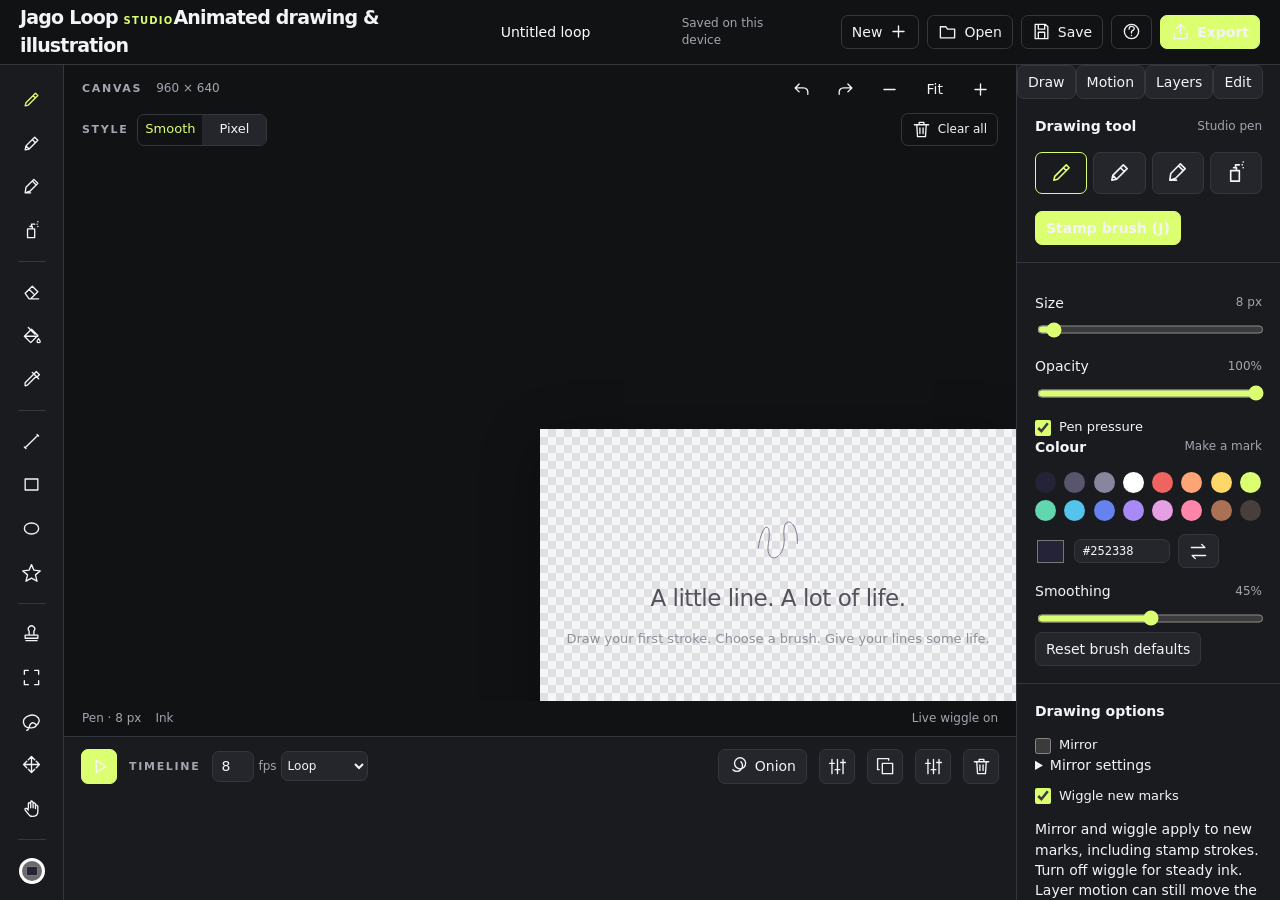
<file: Source/Browser/shell.html>
<!doctype html>
<html lang="en">
<!--
SPDX-License-Identifier: MIT
Copyright (c) 2026 Cameron Jago Lis Illustrates.
Inspiration: WigglyPaint and Decker by John Earnest (Internet Janitor).
Studio edition: Cameron Jago Lis Illustrates.
An independent edition; not an official release by the original creator.
Original project: https://internet-janitor.itch.io/wigglypaint
See the Credits and Notices included with this suite.
-->
<head>
<meta charset="utf-8"><meta name="viewport" content="width=device-width,initial-scale=1">
<meta name="description" content="An offline drawing and animation studio with lively lines, layers, onion skins, and animated GIF export.">
<meta name="author" content="Cameron Jago Lis Illustrates">
<!-- STUDIO_FAVICON -->
<title>Jago Loop Studio</title>
<style>
:root{color-scheme:dark;--bg:#111214;--panel:#1a1b1f;--raised:#24262b;--line:#35373e;--text:#f4f4f6;--muted:#a3a5af;--accent:#dcff72;--purple:#b1a0ff}*{box-sizing:border-box}body{margin:0;background:var(--bg);color:var(--text);font:14px/1.45 "Segoe UI",system-ui,sans-serif;overflow:hidden}button,input,select{font:inherit}button,select,input[type=text],input[type=number]{color:inherit;background:var(--raised);border:1px solid var(--line);border-radius:7px}button{cursor:pointer;display:inline-flex;align-items:center;justify-content:center;gap:7px;min-height:34px;padding:6px 10px;white-space:nowrap}button:hover{background:var(--hover);border-color:var(--hover-line)}button:disabled{opacity:.35;cursor:default}button:focus-visible,input:focus-visible,select:focus-visible{outline:2px solid var(--accent);outline-offset:3px}button.active,button[aria-pressed=true]{background:var(--selected);color:var(--accent);border-color:var(--selected-line)}button.primary{background:var(--accent);color:var(--button-ink);border-color:var(--accent);font-weight:700}button.primary:hover{background:var(--accent)}button.icon{width:36px;padding:7px}svg{width:19px;height:19px;fill:none;stroke:currentColor;stroke-width:1.7;stroke-linecap:round;stroke-linejoin:round;flex-shrink:0}.top{height:65px;display:flex;align-items:center;gap:20px;padding:0 20px;border-bottom:1px solid var(--line)}.brand{font-size:19px;font-weight:750;letter-spacing:-.8px;display:flex;align-items:center;gap:9px}.brand svg{width:32px;height:32px;stroke:var(--accent);stroke-width:2.5}.brand small{color:var(--accent);font-size:10px;letter-spacing:1.2px;margin-top:5px}.project-name{width:170px;background:transparent!important;border-color:transparent!important;padding:6px 7px}.project-name:hover{border-color:var(--line)!important}.save-state{color:var(--muted);font-size:12px}.spacer{flex:1}.top-actions,.row{display:flex;align-items:center;gap:8px}.top-actions button{background:transparent}.top-actions .primary{background:var(--accent)}.app{height:calc(100dvh - 65px);display:grid;grid-template-columns:64px minmax(200px,1fr) 264px;grid-template-rows:minmax(170px,1fr) 164px}.tools{grid-row:1 / 3;background:var(--panel);border-right:1px solid var(--line);display:flex;flex-direction:column;align-items:center;gap:7px;padding:16px 8px;overflow-y:auto}.tools button{width:42px;height:42px;background:transparent;border-color:transparent}.tools button.active{background:var(--selected);border-color:var(--selected-line);color:var(--accent)}.tools hr{border:0;border-top:1px solid var(--line);width:28px;margin:5px}.tool-color{border:3px solid #fff!important;border-radius:50%;width:26px!important;height:26px!important;min-height:26px;margin-top:6px}.workspace{display:flex;flex-direction:column;min-width:0;position:relative}.canvas-top{height:48px;display:flex;align-items:center;padding:0 18px;gap:8px;flex-shrink:0}.eyebrow{font-size:11px;font-weight:700;letter-spacing:1.7px;color:var(--muted)}.canvas-top .tag{font-size:12px;color:var(--muted);margin-left:6px}.canvas-top button{background:transparent;border-color:transparent;min-height:30px}.viewport{flex:1;min-height:0;overflow:hidden;position:relative;background-color:var(--workspace);background-image:radial-gradient(var(--grid-dot) 1px,transparent 1px);background-size:18px 18px;touch-action:none}.canvas-wrap{position:absolute;left:50%;top:50%;transform-origin:center;box-shadow:0 14px 55px #0005;background:conic-gradient(#dfe0e4 25%,#f6f6f6 0 50%,#dfe0e4 0 75%,#f6f6f6 0) 0 0/16px 16px;line-height:0}.canvas-wrap canvas{display:block;width:100%;height:100%;touch-action:none;cursor:crosshair}.empty-hint{position:absolute;left:50%;top:50%;transform:translate(-50%,-50%);pointer-events:none;text-align:center;color:#8e8e99;line-height:1.5;width:90%}.empty-hint svg{width:50px;height:50px;color:#787286;stroke-width:1.2;margin-bottom:12px}.empty-hint strong{display:block;font-size:23px;color:#53525d;font-weight:500;letter-spacing:-.5px}.empty-hint p{font-size:13px}.canvas-bottom{height:35px;display:flex;align-items:center;justify-content:space-between;padding:0 18px;font-size:12px;color:var(--muted)}.cursor-info{display:flex;gap:14px}.inspector{grid-column:3;grid-row:1/3;background:var(--panel);border-left:1px solid var(--line);overflow-y:auto}.section{padding:17px 18px;border-bottom:1px solid var(--line)}.section-title{display:flex;align-items:center;justify-content:space-between;margin-bottom:15px;font-weight:650}.section-title small{font-size:12px;color:var(--muted);font-weight:400}.brushes{display:grid;grid-template-columns:repeat(4,1fr);gap:6px;margin-bottom:17px}.brushes button{height:42px;padding:5px}.brushes svg{width:29px;height:23px}.control{margin-top:13px}.control label{display:flex;align-items:center;justify-content:space-between;margin-bottom:6px;color:var(--label)}.control output{font-size:12px;color:var(--muted);font-variant-numeric:tabular-nums}input[type=range]{width:100%;accent-color:var(--accent);height:17px;cursor:pointer}input[type=checkbox]{accent-color:var(--accent);width:16px;height:16px;margin:0}.check{display:flex;align-items:center;gap:8px;margin-top:11px;color:var(--label);font-size:13px;cursor:pointer}.palette{display:grid;grid-template-columns:repeat(8,1fr);gap:7px}.swatch{width:21px;height:21px;min-height:21px;padding:0;border-radius:50%;border:2px solid transparent}.swatch.selected{outline:2px solid var(--text);outline-offset:2px}.color-row{margin-top:13px;display:flex;align-items:center;gap:8px}.color-row input[type=color]{width:31px;height:31px;border:0;padding:0;background:none;cursor:pointer}.color-row input[type=text]{width:96px;padding:4px 8px;font:12px monospace}.color-row button{font-size:12px}.segmented{display:flex;gap:5px}.segmented button{flex:1;font-size:12px;padding:5px}.motion-heading{color:var(--accent);display:flex;align-items:center;gap:7px}.layer-list{display:flex;flex-direction:column;gap:5px}.layer{display:flex;align-items:center;gap:8px;border:1px solid var(--line);border-radius:7px;padding:5px;background:var(--raised)}.layer.selected{border-color:var(--purple);background:var(--selection)}.layer .layer-name{flex:1;min-width:0;text-align:left;font-size:13px;overflow:hidden;text-overflow:ellipsis;border:0;background:none;justify-content:flex-start;padding:4px}.layer button.icon{width:25px;min-height:25px;padding:3px;background:none;border:0}.layer .locked{color:var(--purple)}.layer-actions{display:flex;gap:5px;margin-top:9px}.layer-actions button{flex:1;padding:4px;font-size:12px;min-height:28px}.paper-row{display:flex;gap:8px;align-items:center;margin-top:13px;font-size:12px;color:var(--muted)}.paper-row input{width:27px;height:27px;padding:0;border:0;background:none}.timeline{grid-column:2;grid-row:2;background:var(--panel);border-top:1px solid var(--line);padding:12px 17px;overflow:hidden}.timeline-header{display:flex;align-items:center;gap:12px;margin-bottom:11px}.timeline-header .row{gap:4px}.timeline-header button{min-height:30px}.timeline-header select{font-size:12px;width:87px;height:30px;padding:2px}.timeline-header label{color:var(--muted);font-size:12px}.fps-input{width:42px;padding:4px 3px;text-align:center}.frames{display:flex;gap:8px;overflow-x:auto;padding-bottom:7px;scrollbar-width:thin}.frame-card{display:flex;flex-direction:column;align-items:stretch;flex-shrink:0;gap:4px;width:99px;padding:5px;border-radius:7px;background:var(--raised);position:relative}.frame-card.active{color:var(--accent);border-color:var(--accent)}.frame-card.playing{box-shadow:inset 0 0 0 2px var(--purple)}.frame-card canvas{width:87px;height:54px;object-fit:contain;background:#fff;border-radius:2px}.frame-label{display:flex;justify-content:space-between;align-items:center;font-size:11px;line-height:13px}.add-frame{width:49px;flex-shrink:0;border:1px dashed #555860;background:transparent}.toast{position:fixed;bottom:182px;left:calc(50% - 95px);background:var(--accent);color:#242817;padding:10px 17px;border-radius:9px;font-size:13px;box-shadow:0 7px 30px #0005;opacity:0;pointer-events:none;transition:opacity .2s;z-index:8}.toast.show{opacity:1}dialog{color:var(--text);background:var(--panel);border:1px solid #51545d;border-radius:14px;padding:25px;width:450px;max-width:calc(100% - 30px);box-shadow:0 24px 100px #0009}dialog::backdrop{background:#0009;backdrop-filter:blur(5px)}dialog h2{font-size:21px;margin:0 0 8px;letter-spacing:-.4px}dialog p{color:var(--muted);font-size:14px}dialog .dialog-actions{display:flex;justify-content:flex-end;gap:8px;margin-top:23px}dialog label.field{display:block;margin-top:16px;color:var(--label)}dialog label.field input,dialog label.field select{display:block;width:100%;margin-top:6px;padding:9px}dialog .close{position:absolute;right:15px;top:15px;background:none;border:0}.shortcut-grid{display:grid;grid-template-columns:1fr auto;gap:9px;font-size:13px}.shortcut-grid kbd{color:var(--accent);font:12px monospace;background:var(--raised);padding:2px 6px;border-radius:4px}progress{width:100%;accent-color:var(--accent);height:8px}.warning{color:#ffbd9e!important}.about{margin-top:22px;font-size:12px!important}.about a{color:var(--purple)}.hidden{display:none!important}.mobile-props{display:none}.sr-only{position:absolute;width:1px;height:1px;overflow:hidden;clip:rect(0,0,0,0)}
@media(max-width:1050px){.top{padding:0 12px;gap:12px}.app{grid-template-columns:58px minmax(200px,1fr) 235px}.section{padding:15px}.palette{gap:5px}.timeline-header{gap:7px}.top-actions button span{display:none}.save-state{display:none}.brand small{display:none}.project-name{width:140px}}
@media(max-width:760px){.app{grid-template-columns:53px minmax(200px,1fr);grid-template-rows:minmax(170px,1fr) 157px}.inspector{display:none;position:fixed;right:0;top:65px;bottom:0;width:254px;z-index:6;box-shadow:-12px 0 30px #0006}.inspector.open{display:block}.mobile-props{display:inline-flex}.brand{font-size:16px}.brand svg{width:25px}.project-name{width:85px;font-size:12px}.top{gap:7px}.top-actions{gap:5px}.top-actions button{padding:6px}.top-actions .optional{display:inline-flex}.tools{padding:10px 4px;gap:4px}.tools button{width:39px;height:36px;min-height:36px}.canvas-top{padding:0 8px}.canvas-bottom{padding:0 8px}.timeline{padding:10px}.timeline-header{gap:6px}.timeline-header .eyebrow{display:none}.timeline-header select{width:75px}.canvas-top .tag,.cursor-info span:last-child{display:none}.timeline-header .minor{display:none}.toast{left:15%;bottom:175px}.timeline-header .spacer{min-width:0}.top-actions .primary span{display:inline}.frame-card{width:90px}.frame-card canvas{width:78px;height:48px}}
@media(max-height:730px) and (min-width:761px){.section{padding-top:12px;padding-bottom:12px}.section-title{margin-bottom:10px}.control{margin-top:9px}.brushes{margin-bottom:10px}.tools{gap:4px;padding-top:10px}.tools button{height:36px;min-height:36px}.app{grid-template-rows:minmax(170px,1fr) 151px}}
.render-bar{display:flex;align-items:center;flex-wrap:wrap;gap:9px;padding:0 18px 10px;min-height:43px;flex-shrink:0}.render-bar .segmented{gap:0;border:1px solid var(--line);border-radius:7px;overflow:hidden}.render-bar .segmented button{border:0;border-radius:0;font-size:13px;min-height:30px;min-width:64px}.pixel-settings{display:flex;gap:7px;align-items:center;font-size:12px;color:var(--muted)}.pixel-settings select{padding:4px;width:57px}.pixel-grid-size{font-size:12px;color:var(--muted)}.clear-all{min-height:30px;font-size:12px;background:none;color:var(--danger)}.clear-all:hover{color:#ffb9b5;border-color:#df7373;background:#ec68681a}.shape-grid{display:grid;grid-template-columns:repeat(4,1fr);gap:9px;margin-top:20px}.shape-grid button{flex-direction:column;min-height:74px;font-size:12px}.shape-grid svg{width:27px;height:27px}.about-credits{margin-top:20px;padding-top:16px;border-top:1px solid var(--line);font-size:12px;color:var(--muted);line-height:1.6}.about-credits strong{display:block;color:var(--text);font-size:14px;margin-top:5px}.about-credits a{color:var(--purple)}.about-credits .credit-role{margin-top:12px;display:block;text-transform:uppercase;letter-spacing:1.2px;font-size:10px}.brand{cursor:default}button#moreShapes.active{color:var(--accent);border-color:var(--accent)}@media(max-width:760px){.render-bar{padding:0 8px 8px;gap:6px}.render-bar .eyebrow,.pixel-grid-size{display:none}.render-bar .segmented button{min-width:56px}.shape-grid{grid-template-columns:repeat(3,1fr)}.clear-all{padding:5px 7px}.render-bar .spacer{min-width:0}.pixel-settings{gap:4px}}

/* JAGO_STYLES */
</style>
</head>
<body>
<header class="top"><div class="brand"><!-- STUDIO_LOGO --><span>Jago Loop <small>STUDIO</small><span class="brand-tagline">Animated drawing &amp; illustration</span></span></div><input id="projectName" class="project-name" aria-label="Project name" value="Untitled loop" maxlength="60"><span id="saveState" class="save-state">Saved on this device</span><div class="spacer"></div><div class="top-actions"><button id="newBtn" title="New drawing"><span>New</span><i data-icon="plus"></i></button><button id="openBtn" title="Open project"><i data-icon="folder"></i><span>Open</span></button><button id="saveBtn" title="Save editable project (Ctrl+S)"><i data-icon="save"></i><span>Save</span></button><button id="helpBtn" class="optional" title="Help and shortcuts"><i data-icon="help"></i></button><button id="exportBtn" class="primary" aria-label="Export"><i data-icon="export"></i><span>Export</span></button></div></header>
<main class="app">
<nav class="tools" aria-label="Drawing tools" id="toolBar"></nav>
<section class="workspace" aria-label="Drawing workspace"><div class="canvas-top"><span class="eyebrow">CANVAS</span><span id="dimensions" class="tag">960 × 640</span><div class="spacer"></div><button id="undoBtn" class="icon" title="Undo (Ctrl+Z)"><i data-icon="undo"></i></button><button id="redoBtn" class="icon" title="Redo (Ctrl+Shift+Z)"><i data-icon="redo"></i></button><button id="zoomOut" class="icon" title="Zoom out"><i data-icon="minus"></i></button><button id="fitBtn" title="Fit canvas (0)">Fit</button><button id="zoomIn" class="icon" title="Zoom in"><i data-icon="plus"></i></button><button id="propsBtn" class="icon mobile-props" title="Brush, motion and layers"><i data-icon="sliders"></i></button></div><div class="render-bar"><span class="eyebrow">STYLE</span><div class="segmented" role="group" aria-label="Drawing style"><button id="smoothStyle" aria-pressed="true" title="Smooth drawing">Smooth</button><button id="pixelStyle" aria-pressed="false" title="Crisp pixel drawing">Pixel</button></div><div id="pixelSettings" class="pixel-settings hidden"><label for="pixelSize">Pixel size</label><select id="pixelSize"><option value="1">1 px</option><option value="2">2 px</option><option value="3">3 px</option><option value="4" selected>4 px</option><option value="6">6 px</option><option value="8">8 px</option><option value="12">12 px</option></select><span id="pixelGridSize" class="pixel-grid-size"></span></div><div class="spacer"></div><button id="clearAll" class="clear-all" title="Clear all artwork in every frame and layer"><i data-icon="trash"></i>Clear all</button></div><div id="viewport" class="viewport"><div id="canvasWrap" class="canvas-wrap"><canvas id="canvas" width="960" height="640" aria-label="Drawing canvas. Select a tool and draw with a mouse, touch or pen."></canvas><div id="emptyHint" class="empty-hint"><svg viewBox="0 0 64 64"><path d="M7 45C12 10 25 10 20 39s23 22 20-9S59 10 57 39"/></svg><strong id="emptyHintTitle">A little line. A lot of life.</strong><p id="emptyHintText">Draw your first stroke. Choose a brush. Give your lines some life.</p></div></div></div><div class="canvas-bottom"><div class="cursor-info"><span id="toolStatus">Pen · 8 px</span><span id="layerStatus">Ink</span></div><span id="activityStatus">Live wiggle on</span></div></section>
<aside id="inspector" class="inspector" aria-label="Drawing settings"><button id="closeInspector" class="mobile-props inspector-close">Back to drawing</button><div class="inspector-tabs" role="tablist" aria-label="Studio settings"><button id="tab-draw" data-panel-tab="draw" role="tab" aria-selected="true">Draw</button><button id="tab-motion" data-panel-tab="motion" role="tab" aria-selected="false">Motion</button><button id="tab-layers" data-panel-tab="layers" role="tab" aria-selected="false">Layers</button><button id="tab-edit" data-panel-tab="edit" role="tab" aria-selected="false">Edit</button></div>
<section class="section" data-panel="draw" id="drawingToolChooser"><div class="section-title"><span>Drawing tool</span><small id="brushName">Studio pen</small></div><div id="brushes" class="brushes"></div><button id="useStamp" class="primary">Stamp brush (J)</button></section>
<section class="section" data-panel="draw" id="regularBrushPanel"><div id="regularBasicSlot"><div id="sharedBrushBasics"><div class="control"><label for="size">Size <output id="sizeValue">8 px</output></label><input id="size" type="range" min="1" max="160" value="8"></div><div class="control"><label for="opacity">Opacity <output id="opacityValue">100%</output></label><input id="opacity" type="range" min="5" max="100" value="100"></div><label class="check"><input id="pressure" type="checkbox" checked>Pen pressure</label><div id="brushColour"><div class="section-title"><span>Colour</span><small>Make a mark</small></div><div id="palette" class="palette"></div><div class="color-row"><input id="color" type="color" value="#252338" aria-label="Custom drawing colour"><input id="hexColor" type="text" value="#252338" maxlength="7" aria-label="Hex colour"><button id="swapColor" title="Swap current and previous colour (X)"><i data-icon="swap"></i></button></div></div></div></div><div id="regularSmoothingSlot"><div id="sharedSmoothing"><div class="control"><label for="smoothing">Smoothing <output id="smoothingValue">45%</output></label><input id="smoothing" type="range" min="0" max="90" value="45"></div></div></div><label id="shapeFillRow" class="check hidden" style="margin:0 0 12px"><input id="shapeFill" type="checkbox">Filled shape</label><div id="sprayControls" class="hidden"><h3>Spray setup</h3><canvas id="sprayPreview" width="240" height="90" aria-label="Spray setup preview"></canvas><div class="button-grid"><button id="sprayFine">Fine mist</button><button id="sprayGrain">Grainy spray</button></div><div class="control"><label for="sprayDensity">Amount of speckles (%)<output id="sprayDensityValue">45</output></label><input id="sprayDensity" type="range" min="5" max="100" value="45" step="1"></div><div class="control"><label for="sprayDotSize">Speckle size (px)<output id="sprayDotSizeValue">2</output></label><input id="sprayDotSize" type="range" min="1" max="12" value="2" step="1"></div><div class="control"><label for="spraySpread">Spread (%)<output id="spraySpreadValue">100</output></label><input id="spraySpread" type="range" min="10" max="150" value="100" step="1"></div><div class="control"><label for="sprayFocus">Centre concentration (%)<output id="sprayFocusValue">25</output></label><input id="sprayFocus" type="range" min="0" max="100" value="25" step="1"></div><label class="field compact">Spray shape<select id="sprayShape"><option value="round">Round</option><option value="horizontal">Wide fan</option><option value="vertical">Tall fan</option></select></label><button id="resetSpray" class="full-width">Reset spray settings</button><p class="hint">Size sets the brush footprint. Spread changes its reach; concentration gathers speckles near the centre. Settings apply to new strokes.</p></div><button id="resetBrush" class="full-width" title="Reset size, opacity, smoothing, pressure, mirror, fill and new-mark wiggle. Keeps the tool and colour.">Reset brush defaults</button></section>
<section class="section hidden" data-panel="draw" id="stampBrushPanel"><details id="stampDetails" open><summary>Stamp brushes</summary><label class="field compact">Brush<select id="savedBrush"><option value="">Your current setup</option></select></label><p id="savedBrushStatus" class="hint preset-status" aria-live="polite"></p><canvas id="brushPreviewCanvas" width="480" height="200" aria-label="Brush stroke preview on canvas paper"></canvas><p id="brushPreviewLabel" class="hint"></p><div id="stampBasicSlot"></div><div id="patternControls"><label class="field compact" id="patternModeField">Pattern layout<select id="stampPatternMode"><option value="aligned">Continuous pattern</option><option value="stamps">Individual stamps</option></select></label><div class="control"><label for="stampPatternScale">Pattern size (canvas px)<output id="stampPatternScaleValue">2</output></label><input id="stampPatternScale" type="range" min="1" max="24" value="2" step="1"></div><div class="control"><label for="stampPatternAngle">Pattern angle (degrees)<output id="stampPatternAngleValue">0</output></label><input id="stampPatternAngle" type="range" min="-180" max="180" value="0" step="1"></div><div id="densityControl"><div class="control"><label for="stampDensity">Dither coverage (%)<output id="stampDensityValue">50</output></label><input id="stampDensity" type="range" min="5" max="100" value="50" step="1"></div></div><p id="patternHint" class="hint"></p></div>


<label class="field compact">Placement<select id="stampMode"><option value="continuous">Along a stroke</option><option value="single">One stamp per click</option></select></label><div id="stampSpacingControl"><div class="control"><label for="stampSpacing">Spacing (%)<output id="stampSpacingValue">30</output></label><input id="stampSpacing" type="range" min="5" max="300" value="30" step="1"></div></div>
<div id="stampVariationSettings"><h3>Rotation &amp; variation</h3><div id="stampRotationControl"><div class="control"><label for="stampRotation">Stamp rotation<output id="stampRotationValue">0</output></label><input id="stampRotation" type="range" min="-180" max="180" value="0" step="1"></div><label id="stampFollowControl" class="check"><input id="stampFollow" type="checkbox">Rotate along the stroke</label></div><div class="control"><label for="stampScatter">Scatter (%)<output id="stampScatterValue">0</output></label><input id="stampScatter" type="range" min="0" max="200" value="0" step="1"></div><div class="control"><label for="stampVariation">Size variation (%)<output id="stampVariationValue">10</output></label><input id="stampVariation" type="range" min="0" max="100" value="10" step="1"></div><label id="stampColourControl" class="check"><input id="stampColour" type="checkbox">Keep original image colours</label><label class="check"><input id="stampPressureOpacity" type="checkbox">Pressure changes opacity</label></div>
<details id="stampStrokeFeel"><summary>Stroke feel &amp; motion</summary><div id="stampSmoothingSlot"></div><label class="field compact">How stamps move<select id="stampMotionPlacement"><option value="stroke">Follow the moving stroke</option><option value="individual">Each stamp moves independently</option><option value="layer">Use only whole-layer motion</option></select></label>
</details><details id="editStampBrush"><summary>Edit brush</summary><p class="hint">Change the image used by your current brush. Size, spacing and other settings stay as they are. Save a stamp preset to keep your version.</p><label class="field compact">Stamp image<select id="stampTip"></select></label><div class="button-grid"><button id="importTip">Import stamp image</button><button id="selectionTip">Create stamp from selection</button></div></details><div class="button-grid" id="stampPresetActions"><button id="saveStampAs" class="primary">Save as new preset</button><button id="resetStamp" title="Reset stamp options, keeping your stamp shape, colour and brush size.">Reset stamp defaults</button><button id="openBrushLibrary">Stamp presets</button><button id="brushPackHelp">Make a brush pack</button></div><p class="hint">Save as new preset keeps your stamp image and its settings. Your original preset stays unchanged.</p></details></section>
<section class="section" data-panel="draw" id="sharedDrawingOptions"><div class="section-title"><span>Drawing options</span></div><label class="check"><input id="symmetry" type="checkbox">Mirror</label><details id="mirrorDetails"><summary>Mirror settings</summary><label class="field compact">Symmetry<select id="mirrorMode"><option value="vertical">Left / right</option><option value="horizontal">Top / bottom</option><option value="both">Four-way</option><option value="radial">Radial</option></select></label><div id="mirrorSegmentsControl" class="control hidden"><label for="mirrorSegments">Radial copies<output id="mirrorSegmentsValue">6</output></label><input id="mirrorSegments" type="range" min="2" max="12" value="6"></div><div class="control"><label for="mirrorX">Centre across (%)<output id="mirrorXValue">50</output></label><input id="mirrorX" type="range" min="0" max="100" value="50"></div><div class="control"><label for="mirrorY">Centre down (%)<output id="mirrorYValue">50</output></label><input id="mirrorY" type="range" min="0" max="100" value="50"></div><button id="resetMirror" class="full-width">Reset mirror defaults</button><p class="hint">Enable Mirror above. Applies to new strokes and shapes, including stamps and erasing. Each mark keeps its own symmetry settings. Guides are never exported.</p></details><label class="check"><input id="drawAnimate" type="checkbox" checked>Wiggle new marks</label><p class="hint">Mirror and wiggle apply to new marks, including stamp strokes. Turn off wiggle for steady ink. Layer motion can still move the whole layer.</p></section>
<section class="section" data-panel="motion"><div class="section-title"><span class="motion-heading"><i data-icon="wiggle"></i>Motion</span><input id="wiggleEnabled" type="checkbox" checked aria-label="Enable project motion" title="Enable motion throughout this project"></div><div class="motion-editor"><label class="field compact">Motion preset (saved settings)<select id="savedMotion"><option value="">Your current setup</option></select></label><p class="hint">A motion preset remembers settings for a wiggle type. For example, Paper Breeze uses Flutter. The type and its controls are shown below.</p><p id="savedMotionStatus" class="hint preset-status" aria-live="polite"></p><label class="field compact">Wiggle type<select id="motionType"><option value="classic">Classic line boil</option><option value="sway">Sway</option><option value="ripple">Ripple</option><option value="flutter">Flutter</option><option value="breathe">Breathe</option><option value="spring">Spring</option><option value="drift">Drift</option><option value="crawl">Texture crawl</option></select></label><canvas id="motionPreviewCanvas" width="240" height="80" aria-label="Preview of the selected motion"></canvas><p id="motionDescription" class="hint"></p><label class="field compact">Edit settings for<select id="motionScope"><option value="new">New strokes</option><option value="layer">Edit active layer settings</option></select></label><div id="modernMotionControls"><div class="control" data-motion-types="ripple flutter breathe spring drift crawl"><label for="mAmount">Amount<output id="mAmountValue">16</output></label><input id="mAmount" type="range" min="0" max="80" value="16" step="0.5"></div><div class="control" ><label for="mSpeed">Cycles per loop<output id="mSpeedValue">1</output></label><input id="mSpeed" type="range" min="1" max="8" value="1" step="0.25"></div><div class="control" data-motion-types="sway"><label for="mAngle">Rocking angle<output id="mAngleValue">10</output></label><input id="mAngle" type="range" min="0" max="60" value="10" step="1"></div><div class="control" data-motion-types="ripple"><label for="mWavelength">Wavelength<output id="mWavelengthValue">120</output></label><input id="mWavelength" type="range" min="10" max="1000" value="120" step="5"></div><div class="control" data-motion-types="flutter"><label for="mReach">Flutter reach<output id="mReachValue">100</output></label><input id="mReach" type="range" min="10" max="100" value="100" step="1"></div><div class="control" data-motion-types="flutter"><label for="mGust">Gust variation<output id="mGustValue">25</output></label><input id="mGust" type="range" min="0" max="100" value="25" step="1"></div><div class="control" data-motion-types="spring"><label for="mStiffness">Spring oscillations<output id="mStiffnessValue">3</output></label><input id="mStiffness" type="range" min="1" max="8" value="3" step="1"></div><div class="control" data-motion-types="spring"><label for="mDamping">Settling<output id="mDampingValue">3</output></label><input id="mDamping" type="range" min="0" max="10" value="3" step="0.25"></div><div data-motion-types="sway breathe"><p class="hint">The pivot is the fixed point your artwork swings or grows around. Percentages are relative to the artwork bounds. A pivot can sit outside the drawing.</p><div class="button-grid"><button id="placePivot">Place pivot on canvas</button><button id="centrePivot">Centre pivot</button></div><label class="check"><input id="showPivot" type="checkbox" checked>Show draggable pivot</label><p id="pivotHint" class="hint"></p><div class="control" ><label for="mAnchorX">Pivot across (%)<output id="mAnchorXValue">50</output></label><input id="mAnchorX" type="range" min="-200" max="300" value="50" step="1"></div><div class="control" ><label for="mAnchorY">Pivot down (%)<output id="mAnchorYValue">50</output></label><input id="mAnchorY" type="range" min="-200" max="300" value="50" step="1"></div></div><div data-motion-types="breathe spring drift"><div class="control" ><label for="mBalanceX">Horizontal influence<output id="mBalanceXValue">100</output></label><input id="mBalanceX" type="range" min="0" max="200" value="100" step="1"></div><div class="control" ><label for="mBalanceY">Vertical influence<output id="mBalanceYValue">100</output></label><input id="mBalanceY" type="range" min="0" max="200" value="100" step="1"></div></div><div data-motion-types="flutter"><label class="field compact">Pinned end<select id="mPin"><option value="start">Start of stroke / left of layer</option><option value="end">End of stroke / right of layer</option></select></label></div><div data-motion-types="ripple flutter"><label class="field compact">Travel direction<select id="mDirection"><option value="1">Forward</option><option value="-1">Reverse</option></select></label></div><div data-motion-types="drift"><label class="field compact">Path<select id="mPath"><option value="ellipse">Ellipse</option><option value="line">Side to side</option><option value="figure8">Figure eight</option></select></label></div><div class="control" ><label for="mPhase">Timing offset<output id="mPhaseValue">0</output></label><input id="mPhase" type="range" min="0" max="100" value="0" step="1"></div><label class="check"><input id="mLoop" type="checkbox" checked>Fit whole cycles to the loop</label><label class="check"><input id="mShared" type="checkbox" checked>Keep strokes in time together</label><label class="check"><input id="mStepped" type="checkbox" >Stepped motion</label><div class="control" ><label for="motionLoopSeconds">Single-frame loop seconds<output id="motionLoopSecondsValue">3</output></label><input id="motionLoopSeconds" type="range" min="1" max="12" value="3" step="1"></div></div><label class="check"><input id="motionPreviewToggle" type="checkbox" >Preview these settings on the layer</label><div class="button-grid"><button id="applyLayerMotion">Apply to layer</button><button id="applyStrokeMotion">Apply to strokes</button><button id="clearLayerMotion">Clear layer motion</button><button id="resetMotion">Reset settings</button></div><p class="hint">Choose a saved motion by name above, or build your own with Wiggle type and its settings. Choosing a motion sets up new marks. To move existing artwork, preview it or choose Apply to layer / Apply to strokes. Applying turns project motion on and resumes it. Apply to strokes affects this layer in every frame. Texture crawl animates stamp texture only.</p><div class="button-grid"><button id="pauseMotion">Pause live motion</button><button id="openMotionLibrary">Motion presets</button></div></div><div id="classicControls"><div class="segmented" id="motionPresets"><button data-motion="gentle">Gentle</button><button data-motion="lively" class="active">Lively</button><button data-motion="wild">Wild</button></div><div class="control"><label for="wiggle">Amount <output id="wiggleValue">3 px</output></label><input id="wiggle" type="range" min="0" max="12" step="0.5" value="3"></div><div class="control"><label for="boil">Redraws per second <output id="boilValue">8</output></label><input id="boil" type="range" min="1" max="24" value="8"></div></div><label class="check"><input id="animateStroke" type="checkbox" checked>Give new strokes a wiggle</label></section>
<section class="section" data-panel="layers"><div class="section-title"><span>Layers</span><button id="addLayer" class="icon" title="Add layer"><i data-icon="plus"></i></button></div><button id="importImage"><i data-icon="image"></i>Import image</button><p class="hint">Import on a separate layer, or add to the active layer.</p><div id="layers" class="layer-list"></div><div class="layer-actions"><button id="layerUp" title="Move layer up">↑</button><button id="layerDown" title="Move layer down">↓</button><button id="duplicateLayer" title="Duplicate this layer and its artwork in every frame">Duplicate</button><button id="renameLayer" title="Rename layer">Rename</button><button id="deleteLayer" title="Delete layer"><i data-icon="trash"></i></button></div><div class="layer-actions"><button id="flipH" title="Flip current layer artwork horizontally">Flip ↔</button><button id="flipV" title="Flip current layer artwork vertically">Flip ↕</button><button id="clearLayer" title="Clear current layer in this frame">Clear</button></div><div class="control"><label for="layerOpacity">Layer opacity <output id="layerOpacityValue">100%</output></label><input id="layerOpacity" type="range" min="0" max="100" value="100"></div><div class="paper-row"><input type="color" id="paperColor" value="#fffdf9" aria-label="Paper colour"><span>Paper</span><label class="check" style="margin:0 0 0 auto"><input type="checkbox" id="transparent">Transparent</label></div></section>
<section class="section" data-panel="layers"><div class="section-title">Shading</div><label class="check"><input id="alphaLock" type="checkbox" >Lock this layer’s transparency</label><label class="field compact">Blend mode<select id="layerBlend"><option value="source-over">Normal</option><option value="multiply">Multiply</option><option value="screen">Screen</option><option value="overlay">Overlay</option><option value="darken">Darken</option><option value="lighten">Lighten</option></select></label><label class="field compact">Clip inside<select id="clipBase"><option value="">No clipping</option></select></label><label class="check"><input id="followMotion" type="checkbox" checked>Follow base layer motion</label><button id="newClipLayer" class="full-width">Add shading layer</button><label class="field compact">Fill boundaries<select id="fillReference"><option value="layer">Active layer</option><option value="visible">All visible artwork</option></select></label><p class="hint">Alpha lock affects new marks. A clipping layer keeps shading inside its base layer.</p><p class="hint">Base is the main colour, Shadow is the darker shade, and Light is the highlight. Choose a colour, then Use to draw with it. These swatches do not recolour existing artwork. Add a shading layer to keep new shadows inside your base shape.</p><div class="shade-palette"><label>Base<input id="shadeBase" type="color" value="#e6a372"><button id="pickBase">Use</button></label><label>Shadow<input id="shadeShadow" type="color" value="#805c73"><button id="pickShadow">Use</button></label><label>Light<input id="shadeLight" type="color" value="#ffebae"><button id="pickLight">Use</button></label></div><div class="button-grid"><button id="celBrush">Hard shading</button><button id="hatchBrush">Hatching</button><button id="ditherBrush">Pixel dither</button></div></section><section class="section" data-panel="edit"><div class="section-title">Selection &amp; transform</div><div class="button-grid"><button id="selectRectangle">Rectangle (U)</button><button id="selectLasso">Lasso (K)</button></div><p id="selectionStatus" class="hint">Draw around part of the active layer.</p><div class="button-grid"><button id="selectionCopy">Copy</button><button id="selectionCut">Cut</button><button id="selectionPaste">Paste</button><button id="selectionDelete">Delete</button><button id="selectionClear">Deselect</button></div><details><summary>Transform selected artwork</summary><p class="hint">Moving, copying and transforming keep the original marks and their animation. Motion resumes after you drop the selection. The selection edge clips its contents.</p><div class="number-grid"><label>Scale %<input id="selectionScale" type="number" min="10" max="400" value="100"></label><label>Angle °<input id="selectionAngle" type="number" min="-180" max="180" value="0"></label><label>Move across<input id="selectionX" type="number" min="-2048" max="2048" value="0"></label><label>Move down<input id="selectionY" type="number" min="-2048" max="2048" value="0"></label></div><button id="selectionTransform" class="full-width">Apply transform</button></details></section><section class="section" data-panel="edit"><div class="section-title">Drawing aids</div><label class="field compact">Canvas guides<select id="guideMode"><option value="none">Off</option><option value="grid">Grid</option><option value="arc">Arc with equal time steps</option><option value="thirds">Rule of thirds</option><option value="centre">Centre cross</option><option value="isometric">Isometric grid</option><option value="perspective">One-point perspective</option><option value="pixels">Pixel grid (zoom in)</option></select></label><div id="gridControls" class="hidden"><div class="control"><label for="gridWidth">Cell width (px)<output id="gridWidthValue">40</output></label><input id="gridWidth" type="range" min="8" max="256" value="40" step="1"></div><div class="control"><label for="gridHeight">Cell height (px)<output id="gridHeightValue">40</output></label><input id="gridHeight" type="range" min="8" max="256" value="40" step="1"></div><div class="control"><label for="gridX">Offset across (px)<output id="gridXValue">0</output></label><input id="gridX" type="range" min="0" max="256" value="0" step="1"></div><div class="control"><label for="gridY">Offset down (px)<output id="gridYValue">0</output></label><input id="gridY" type="range" min="0" max="256" value="0" step="1"></div><div class="control"><label for="gridMajor">Strong line every (cells)<output id="gridMajorValue">4</output></label><input id="gridMajor" type="range" min="1" max="10" value="4" step="1"></div><button id="resetGrid" class="full-width">Reset grid</button><p class="hint">A visual guide only. It does not snap or move your drawing.</p></div><p id="guideHint" class="hint"></p><div id="perspectiveControls" class="hidden"><div class="control"><label for="vanishX">Vanishing point across (%)<output id="vanishXValue">50</output></label><input id="vanishX" type="range" min="0" max="100" value="50" step="1"></div><div class="control"><label for="vanishY">Horizon down (%)<output id="vanishYValue">45</output></label><input id="vanishY" type="range" min="0" max="100" value="45" step="1"></div><button id="resetPerspective" class="full-width">Reset perspective</button></div><div id="arcControls" class="hidden"><div class="control"><label for="arcX">Centre across (%)<output id="arcXValue">50</output></label><input id="arcX" type="range" min="0" max="100" value="50" step="1"></div><div class="control"><label for="arcY">Baseline down (%)<output id="arcYValue">80</output></label><input id="arcY" type="range" min="0" max="100" value="80" step="1"></div><div class="control"><label for="arcWidth">Arc width (%)<output id="arcWidthValue">76</output></label><input id="arcWidth" type="range" min="10" max="180" value="76" step="1"></div><div class="control"><label for="arcHeight">Arc rise (%)<output id="arcHeightValue">50</output></label><input id="arcHeight" type="range" min="-80" max="80" value="50" step="1"></div><div class="control"><label for="arcSteps">Timing intervals<output id="arcStepsValue">12</output></label><input id="arcSteps" type="range" min="2" max="24" value="12" step="1"></div><button id="resetArc" class="full-width">Reset arc</button><p class="hint">These controls position a guide only. They do not move or animate your drawing.</p></div><p class="hint">Mouse: choose Pan (H) and drag, or drag with the middle button. Use the mouse wheel to zoom and 0 to fit the canvas.</p><details><summary>Touchscreen and pen</summary><label class="check"><input id="touchDraw" type="checkbox" checked>Draw with one finger</label><p class="hint">On a touchscreen, two fingers pan and zoom. Turn off finger drawing to pan with one finger while using a pen. These settings do not affect mouse input.</p></details><p class="hint">Guides are never exported.</p><div class="button-grid"><button id="copyFrameArt">Copy frame artwork</button><button id="pasteFrameArt">Paste frame artwork</button><button id="saveCheckpoint">Save snapshot</button><button id="openRecovery">Recovery snapshots</button></div></section></aside>
<section class="timeline" aria-label="Animation timeline"><div class="timeline-header"><button id="playBtn" class="primary icon" title="Play / pause (Space)"><i data-icon="play"></i></button><span class="eyebrow">TIMELINE</span><div class="row"><input id="fps" class="fps-input" type="number" min="1" max="24" value="8" aria-label="Frames per second"><label for="fps">fps</label><select id="loopMode" aria-label="Playback mode"><option value="loop">Loop</option><option value="pingpong">Ping-pong</option></select></div><div class="spacer"></div><button id="onionBtn" title="Onion skin (O)" aria-pressed="false"><i data-icon="onion"></i><span class="minor">Onion</span></button><button id="onionSettingsBtn" class="icon" title="Onion skin settings"><i data-icon="sliders"></i></button><button id="duplicateFrame" class="icon" title="Duplicate frame (D)"><i data-icon="copy"></i></button><button id="frameOptions" class="icon" title="Frame timing and order"><i data-icon="sliders"></i></button><button id="deleteFrame" class="icon" title="Delete current frame"><i data-icon="trash"></i></button></div><div id="frames" class="frames"></div></section>
</main>
<dialog id="importImageDialog"><h2>Add an image</h2><p>Import PNG, JPEG, WebP or GIF. Images fit inside the canvas. Animated GIFs import as a still image.</p><label class="field">Place image on<select id="imageDestination"><option value="new">A new layer</option><option value="active">The active layer</option></select></label><p class="hint">A new layer lets you move, hide or animate the image separately. It appears in the current frame.</p><div class="dialog-actions"><button data-close>Cancel</button><button id="chooseImage" class="primary">Choose image</button></div></dialog><input id="tipInput" type="file" accept="image/png" hidden><input id="presetInput" type="file" accept=".jagopresets,.json" hidden><dialog id="brushPackDialog"><h2>Make your own brush pack</h2><p>A stamp is a small shape or image you can paint with. For example, turn a drawn star into a stamp, then click to place one star or drag to paint a trail of stars.</p><ol class="brush-pack-steps"><li><strong>Create a stamp.</strong> Draw a small mark, then use Rectangle selection or Lasso to select it on its layer. Open <strong>Draw &gt; Stamp brushes &gt; Edit brush</strong> and choose <strong>Create stamp from selection</strong>. Or choose <strong>Import stamp image</strong> to use a PNG. A transparent background avoids a box around the stamp.</li><li><strong>Try it out.</strong> Choose your stamp from <strong>Brush</strong>. Adjust size, spacing and colour, then click <strong>Use stamp brush (J)</strong> and draw. Spacing controls the gaps between repeated marks.</li><li><strong>Save the setup.</strong> Open <strong>Stamp presets</strong>, enter a name and choose <strong>Save stamp preset</strong>. A preset remembers the stamp image and settings shown in the dialog. It saves that stamp setup even if you last used a normal pen.</li><li><strong>Make a pack.</strong> Repeat for any other stamps, then choose <strong>Export library</strong> in Stamp presets. This downloads all your saved stamp and motion presets as one .jagopresets file, including the custom stamp images they use.</li><li><strong>Share or reload it.</strong> Use <strong>Import library</strong> in Stamp presets once. All brushes are then available under <strong>Brush</strong> in Draw, and motions under <strong>Motion preset</strong> in Motion. Choose a name to use its settings.</li></ol><p class="hint">Creating a stamp captures a still image, without its animation. Save movement separately with Save motion preset. Custom stamp images fit inside 128 × 128 pixels. A project holds 24 custom images; a library holds 30 stamp and 30 motion presets. Export a backup to keep or share. Use marks you own or have permission to share.</p><div class="dialog-actions"><button data-close>Done</button></div></dialog><dialog id="saveStampAsDialog"><h2>Save as new preset</h2><p>Keep this stamp image, colour, size and other brush settings as your own preset. The original stays unchanged.</p><label class="field">Preset name<input id="saveStampAsName" type="text" maxlength="50" autocomplete="off"></label><p id="saveStampAsError" class="hint" role="alert"></p><div class="dialog-actions"><button data-close>Cancel</button><button id="confirmSaveStampAs" class="primary">Save preset</button></div></dialog><dialog id="libraryDialog"><h2>Stamp &amp; motion presets</h2><p>Import a pack once. All its brushes appear in <strong>Brush</strong> in Draw, and its motions appear in <strong>Motion preset</strong> in Motion. Choose one to use it. Images are included automatically when needed; there is no separate add-to-project step.</p><p>Save stamp preset keeps the stamp image and settings shown below, even when a normal pen is selected. Save motion preset keeps the current movement setup. Export library backs up all your saved presets.</p><p id="stampPresetSummary" class="hint"></p><label class="field">Preset name<input id="presetName" type="text" maxlength="50" placeholder="My stipple stamp"></label><div class="button-grid"><button id="saveBrushPreset">Save stamp preset</button><button id="saveMotionPreset">Save motion preset</button></div><div class="button-grid"><button id="selectImportedPresets">Select imported</button><button id="clearPresetSelection">Clear selection</button><button id="deleteSelectedPresets" disabled>Delete selected</button><button id="undoPresetRemoval" disabled>Undo removal</button></div><p class="hint">Tick presets to remove them together. Removing presets does not remove images or marks from saved drawings. Earlier presets have no recorded origin. Reimporting their pack moves matching entries into Imported without adding duplicates.</p><div id="presetList" class="preset-list"></div><div class="button-grid"><button id="exportPresets">Export library</button><button id="importPresets">Import library</button></div><div class="dialog-actions"><button data-close>Done</button></div></dialog><dialog id="recoveryDialog"><h2>Recovery snapshots</h2><p>Up to three recent local snapshots. Save a project file for a lasting backup.</p><div id="recoveryList" class="preset-list"></div><div class="dialog-actions"><button data-close>Done</button></div></dialog><div id="toast" class="toast" role="status"></div><input id="fileInput" type="file" accept=".jago,.json" hidden><input id="imageInput" type="file" accept="image/png,image/jpeg,image/webp,image/gif" hidden>
<dialog id="onionDialog"><h2>Onion skin</h2><p>See neighbouring drawing frames while you work. Earlier frames are pink; later frames are blue.</p><label class="check"><input id="onionEnabled" type="checkbox">Show onion skin</label><div class="control"><label for="onionBefore">Frames before<output id="onionBeforeValue">1</output></label><input id="onionBefore" type="range" min="0" max="8" value="1"></div><div class="control"><label for="onionAfter">Frames after<output id="onionAfterValue">1</output></label><input id="onionAfter" type="range" min="0" max="8" value="1"></div><div class="control"><label for="onionOpacity">Onion opacity (%)<output id="onionOpacityValue">20</output></label><input id="onionOpacity" type="range" min="5" max="80" value="20"></div><label class="check"><input id="onionFade" type="checkbox" checked>Fade frames further away</label><label class="check"><input id="onionOriginal" type="checkbox">Use original artwork colours</label><p class="hint">Closer frames are stronger when fading is on. Frames stop at the timeline ends. These guides are hidden during playback and never exported.</p><div class="dialog-actions"><button id="resetOnion">Reset defaults</button><button data-close>Done</button></div></dialog><dialog id="newDialog"><h2>Fresh paper.</h2><p>Save your current project first if you want to keep it.</p><label class="field">Canvas size<select id="canvasSize"><option value="960,640">Landscape · 960 × 640</option><option value="800,800">Square · 800 × 800</option><option value="640,960">Portrait · 640 × 960</option><option value="1280,720">Wide · 1280 × 720</option><option value="1920,1080">Full HD · 1920 × 1080</option><option value="1440,1440">Large square · 1440 × 1440</option><option value="1080,1920">Tall HD · 1080 × 1920</option><option value="512,342">Compact · 512 × 342</option><optgroup label="Pixel art"><option value="32,32">Tiny pixels · 32 × 32</option><option value="64,64">Small pixels · 64 × 64</option><option value="128,128">Pixel square · 128 × 128</option><option value="256,144">Pixel widescreen · 256 × 144</option><option value="256,256">Large pixels · 256 × 256</option></optgroup></select></label><label class="field">Drawing style<select id="newStyle"><option value="smooth">Smooth</option><option value="pixel">Pixel look · 4 px blocks</option><option value="nativePixel">Pixel art canvas · 1 px grid</option></select></label><p id="newCanvasHint" class="hint">Pixel art canvases use real canvas pixels, crisp edges and a 1 px pen. Motion moves through whole pixels. Existing drawings stay unchanged.</p><label class="field">Start with<select id="starter"><option value="blank">A blank canvas</option><option value="demo">Bouncing ball · pencil animation study</option></select></label><div class="dialog-actions"><button data-close>Cancel</button><button id="createProject" class="primary">Create drawing</button></div></dialog>
<dialog id="exportDialog"><h2>Let it out into the world.</h2><p id="exportSummary">Export your drawing.</p><label class="field">Format<select id="exportFormat"><option value="gif">Animated GIF · seamless loop</option><option value="png">PNG · current frame</option><option value="sequence">PNG sequence · full motion (ZIP)</option><option value="sheet">PNG sprite sheet · all frames</option></select></label><label class="field">Drawing style<select id="exportStyle"><option value="current">Current canvas style</option><option value="smooth">Smooth</option><option value="pixel">Pixel</option></select></label><label class="field">Size<select id="exportScale"><option value="0.5">50% · smaller file</option><option value="1" selected>100% · original size</option><option value="2">200% · double dimensions</option><option value="4">400% · four times dimensions</option><option value="8">800% · eight times dimensions</option></select></label><label class="field hidden" id="sequenceRateField">PNG sequence frame rate<select id="sequenceRate"><option value="12">12 fps</option><option value="24" selected>24 fps</option><option value="30">30 fps</option><option value="60">60 fps</option></select></label><label class="field" id="secondsField">Loop length (seconds)<input id="exportSeconds" type="number" min="1" max="12" value="3"></label><label class="check"><input id="exportTransparent" type="checkbox">Transparent background</label><p id="exportNote" style="font-size:12px">GIF uses 256 colours. PNG keeps full colour and soft transparency.</p><progress id="exportProgress" value="0" max="1" class="hidden"></progress><div class="dialog-actions"><button data-close>Cancel</button><button id="downloadExport" class="primary"><i data-icon="export"></i>Export GIF</button></div></dialog>
<dialog id="frameDialog"><h2>Frame settings</h2><label class="field">Hold for (timeline beats)<input id="frameHold" type="number" min="1" max="24" value="1"></label><p>A longer hold keeps this drawing on screen while its lines keep wiggling.</p><button id="allFrameTiming" class="full-width">Apply timing to all frames</button><p class="hint">Changing the number edits the current frame. The button copies this hold to every existing frame. Undo restores the previous timings. Timeline fps already applies to every frame.</p><p id="frameTimingResult" class="hint" role="status" aria-live="polite"></p><div class="row"><button id="frameLeft">← Move earlier</button><button id="frameRight">Move later →</button></div><div class="dialog-actions"><button data-close>Done</button></div></dialog>
<dialog id="helpDialog"><button class="icon close" data-close aria-label="Close help"><i data-icon="close"></i></button><h2>Small strokes. Big personality.</h2><label class="field compact">Application theme<select id="appTheme"><option value="charcoal">Charcoal</option><option value="paper">Warm Paper</option><option value="plum">Midnight Plum</option><option value="candy">Candy Cloud</option></select></label><p class="hint">Changes the workspace colours only. Your drawing and exported colours stay the same.</p><p>Draw freely. Wiggle new marks adds movement after you finish a stroke; turn it off in Draw for steady ink. Add frames for movement; duplicate a frame to build on it. Layers exist across all frames, with separate drawings in each.</p><div class="shortcut-grid"><span>Pen / pencil / marker / spray</span><kbd>B / P / M / A</kbd><span>Eraser / fill / colour picker</span><kbd>E / F / I</kbd><span>Line / rectangle / ellipse</span><kbd>L / R / C</kbd><span>Triangle / star / heart</span><kbd>T / S / G</kbd><span>Diamond / arrow / hexagon</span><kbd>Q / Y / N</kbd><span>Play / pause</span><kbd>Space</kbd><span>Undo / redo</span><kbd>Ctrl Z / Ctrl Shift Z</kbd><span>Previous / next frame</span><kbd>← / →</kbd><span>Duplicate frame / onion skin</span><kbd>D / O</kbd><span>Brush size / swap colour</span><kbd>[ ] / X</kbd><span>Move layer artwork</span><kbd>V + drag</kbd><span>Pan / zoom / fit</span><kbd>H + drag / wheel / 0</kbd><span>Straight angles / square / circle</span><kbd>Shift + draw</kbd><span>Save project / export</span><kbd>Ctrl S / Ctrl E</kbd></div><p>On drawing canvases, switch between Smooth and Pixel above the canvas. Pixel size changes the block size without changing your strokes. For pixel art, choose a Pixel art canvas in New: draw directly with a 1 px pen, zoom up to 4000%, and export crisp pixels. Pixel art canvases keep a fixed 1 px grid. The shapes button opens the extra shapes; Filled shape applies to new shapes.</p><p>The Move tool moves selected pixels when there is a selection, or the whole active layer when there is none. Paste returns artwork to its original position. Hold Shift to move in one direction. Fill can use the active layer or all visible artwork as a boundary. Erasing affects only the active layer. Use the layer lock to protect your work. Layer motion also moves imported images.</p><div class="row"><button id="demoBtn">Try Bouncing ball</button></div><p class="hint">Stamp brush: J. Rectangle selection: U. Lasso: K. Copy/cut/paste selection: Ctrl C / X / V. Motion, shading and recovery live in the inspector tabs.</p><div class="button-grid"><button id="motionStudy">Motion study</button><button id="shadingStudy">Shading study</button><button id="brushSampler">Brush examples</button><button id="lineExamples">Line examples</button><button id="shapeSampler">Shape examples</button></div><p class="hint">Motion study: the pendulum sways from its top pivot, the hatched ribbon ripples and a loose pencil line flutters. A soft shadow breathes twice per swing. Select Pendulum in Layers, open Motion, choose Edit active layer settings, then drag the pivot cross or use Place pivot on canvas. Preview it, then Apply to layer to keep the change.</p><p class="hint">Shading study: toggle the five named layers to explore the cast shadow, pencil base, stipple, hatching and highlight. Clipped shading follows the gently moving ball. Try Smooth and Pixel.</p><section class="about-support"><h3>About &amp; support</h3><p>Created by Cameron Jago Lis Illustrates.</p><p><a href="https://cameronjagolis.co.uk/" target="_blank" rel="noopener noreferrer">Illustration website</a> · <a href="https://ko-fi.com/cameronillustrates" target="_blank" rel="noopener noreferrer">Support on Ko-fi</a> · <a href="https://github.com/snowwy123/Jago-Loop-Studio" target="_blank" rel="noopener noreferrer">GitHub</a></p><p class="hint">Support is optional and helps Cameron develop Jago Loop Studio. All drawing tools stay free.</p></section><div class="about-credits"><span class="credit-role">Inspiration</span><strong>John Earnest · Internet Janitor</strong>Creator of <a href="https://internet-janitor.itch.io/wigglypaint" target="_blank" rel="noopener noreferrer">WigglyPaint</a> and <a href="https://github.com/JohnEarnest/Decker" target="_blank" rel="noopener noreferrer">Decker</a>. Jago Loop Studio does not include the Decker runtime.<span class="credit-role">Studio edition</span><strong>Cameron Jago Lis Illustrates</strong>Creator of Jago Loop Studio. Studio code is released under the MIT License. Microsoft WebView2 licence and third-party notices are included with the Windows app.<p>An independent edition inspired by the original work, not an official release or endorsement by its creator. Jago Loop Studio saves and opens .jago projects. Version 1.1.5 · Windows + browser suite.</p></div></dialog>
<dialog id="confirmDialog"><h2 id="confirmTitle">Remove this?</h2><p id="confirmBody"></p><div class="dialog-actions"><button data-close>Cancel</button><button id="confirmAction" class="primary">Remove</button></div></dialog>
<dialog id="shapesDialog"><button class="icon close" data-close aria-label="Close shapes"><i data-icon="close"></i></button><h2>Choose a shape</h2><p>Drag across the canvas to place it. Hold Shift for equal proportions, or to snap an arrow to 45° angles.</p><div id="shapeGrid" class="shape-grid"></div><div class="dialog-actions"><button data-close>Done</button></div></dialog>
<dialog id="renameDialog"><h2>Layer name</h2><label class="field">Name<input type="text" id="layerNameInput" maxlength="40"></label><div class="dialog-actions"><button data-close>Cancel</button><button id="applyLayerName" class="primary">Rename</button></div></dialog>
<script>
'use strict';
const $=id=>document.getElementById(id);
const icons={pen:'M4 20l4-1 12-12-3-3L5 16z M14 7l3 3',pencil:'M4 20l5-1L20 8l-4-4L5 15z M5 15l4 4 M13 7l4 4',marker:'M4 20l6-2 8-8-5-5-8 8z M13 5l2-2 5 5-2 2 M4 20h7',spray:'M7 10h9v11H7z M10 7h3v3 M12 7V4h4 M19 4h.1 M20 7h.1 M20 1h.1',eraser:'M4 13l9-9 7 7-9 9H9z M9 8l7 7 M11 20h10',fill:'M3 13l9-9 8 8-9 9z M8 2l8 8 M3 13h17 M21 16q4 5 0 5t0-5',picker:'M4 20l3-1L18 8l-3-3L4 16z M13 3l8 8 M16 4l2-2 4 4-2 2',line:'M4 20L20 4 M3 19l2 2 M19 3l2 2',rect:'M4 5h16v14H4z',ellipse:'M21 12a9 7 0 1 1-18 0 9 7 0 1 1 18 0',hand:'M8 12V6q0-3 3 0v5-7q0-3 3 0v7-5q0-3 3 0v6-3q0-3 3 0v7q0 6-7 6-3 0-5-3l-4-5q-1-3 2-2l2 2',plus:'M12 5v14 M5 12h14',minus:'M5 12h14',undo:'M4 10h10q7 0 6 8 M4 10l5-5 M4 10l5 5',redo:'M20 10H10q-7 0-6 8 M20 10l-5-5 M20 10l-5 5',folder:'M3 6h7l2 3h9v11H3z',save:'M4 3h13l3 3v15H4z M8 3v6h8V3 M8 21v-8h8v8',help:'M21 12a9 9 0 1 1-18 0 9 9 0 1 1 18 0 M9 9q0-5 5-3 4 2-2 6v2 M12 17h.01',export:'M12 15V3 M7 8l5-5 5 5 M4 14v7h16v-7',sliders:'M5 3v18 M12 3v18 M19 3v18 M2 8h6 M9 16h6 M16 7h6',swap:'M3 7h17l-4-4 M21 17H4l4 4',wiggle:'M2 16C5 1 10 2 8 14s8 13 7-1 8-9 7 1',play:'M8 4l12 8-12 8z',pause:'M8 5v14 M16 5v14',onion:'M15 6a7 7 0 1 1-10 10 M21 8a7 7 0 1 1-14 0 7 7 0 1 1 14 0',copy:'M8 8h13v13H8z M4 16H2V2h14v2',trash:'M3 6h18 M9 6V3h6v3 M6 6l1 15h10l1-15 M10 10v7 M14 10v7',eye:'M2 12q10-14 20 0-10 14-20 0 M15 12a3 3 0 1 1-6 0 3 3 0 1 1 6 0',hidden:'M3 3l18 18 M8 5q8-3 14 7l-3 3 M15 19Q7 21 2 12l3-3',lock:'M6 10h12v11H6z M8 10V6q0-7 8 0v4',unlock:'M6 10h12v11H6z M8 10V6q0-7 8 0',close:'M5 5l14 14 M19 5L5 19',image:'M3 3h18v18H3z M3 17l6-7 5 5 3-3 4 5 M17 7h.01'};
const icon=n=>`<svg viewBox="0 0 24 24" aria-hidden="true"><path d="${icons[n]||icons.pen}"/></svg>`;
document.querySelectorAll('[data-icon]').forEach(e=>e.outerHTML=icon(e.dataset.icon));
icons.hexagon='M7 3h10l5 9-5 9H7l-5-9z';
icons.move='M12 2v20 M2 12h20 M8 6l4-4 4 4 M8 18l4 4 4-4 M6 8l-4 4 4 4 M18 8l4 4-4 4';
icons.triangle='M12 3l10 18H2z';icons.star='M12 2l3 7 8 1-6 5 2 8-7-4-7 4 2-8-6-5 8-1z';icons.heart='M12 21S1 14 2 7c1-6 8-6 10-1 2-5 9-5 10 1 1 7-10 14-10 14';icons.diamond='M12 2l10 10-10 10L2 12z';icons.arrow='M2 9h11V3l9 9-9 9v-6H2z';
const extraShapes=['triangle','star','heart','diamond','arrow','hexagon'];
const closedShapes=['rect','ellipse',...extraShapes];
const isShapeTool=t=>t==='line'||closedShapes.includes(t);
icons.stamp='M5 21h14 M4 14h16v4H4z M9 14V9a4 4 0 1 1 6 0v5';icons.select='M3 8V3h5 M16 3h5v5 M21 16v5h-5 M8 21H3v-5';icons.lasso='M18 17c9-7 0-16-10-12S1 21 12 20s4-8 0-6-2 9-6 9';
const toolDefs=[['pen','Studio pen','B'],['pencil','Pencil','P'],['marker','Marker','M'],['spray','Spray','A'],['eraser','Eraser','E'],['fill','Fill','F'],['picker','Colour picker','I'],['line','Line','L'],['rect','Rectangle','R'],['ellipse','Ellipse','C'],['stamp','Stamp brush','J'],['select','Rectangle selection','U'],['lasso','Lasso selection','K'],['move','Move selection or layer','V'],['hand','Pan','H'],['triangle','Triangle','T'],['star','Star','S'],['heart','Heart','G'],['diamond','Diamond','Q'],['arrow','Arrow','Y'],['hexagon','Hexagon','N']];
$('toolBar').innerHTML=toolDefs.filter(t=>!extraShapes.includes(t[0])).map(([id,name,key],i)=>`${i===4||i===7||i===10?'<hr>':''}<button data-tool="${id}" title="${name} (${key})" aria-label="${name} (${key})" aria-pressed="${id==='pen'}">${icon(id)}</button>${id==='ellipse'?'<button id="moreShapes" title="More shapes" aria-label="More shapes">'+icon('star')+'</button>':''}`).join('')+'<hr><input id="toolColor" class="tool-color" type="color" value="#252338" title="Choose colour" aria-label="Choose colour">';
$('brushes').innerHTML=toolDefs.slice(0,4).map(([id,name])=>`<button data-tool="${id}" title="${name}" aria-label="${name}" aria-pressed="${id==='pen'}">${icon(id)}</button>`).join('');
$('shapeGrid').innerHTML=toolDefs.filter(t=>closedShapes.includes(t[0])).map(([id,name,key])=>`<button data-tool="${id}" aria-label="${name} (${key})" title="${name} (${key})">${icon(id)}<span>${name}</span></button>`).join('');
const colours=['#252338','#58556d','#89859c','#ffffff','#ef6461','#ffa474','#ffd668','#dcff72','#62d6ae','#55c4ed','#6682ed','#a88af7','#e5a0e3','#ff85aa','#aa7155','#483e3b'];
$('palette').innerHTML=colours.map(c=>`<button class="swatch" data-color="${c}" style="background:${c}" title="${c}" aria-label="Colour ${c}"></button>`).join('');
</script>
<script type="text/plain" id="studioEditionLicense">
MIT License

Copyright (c) 2026 Cameron Jago Lis Illustrates

Permission is hereby granted, free of charge, to any person obtaining a copy
of this software and associated documentation files (the "Software"), to deal
in the Software without restriction, including without limitation the rights
to use, copy, modify, merge, publish, distribute, sublicense, and/or sell
copies of the Software, and to permit persons to whom the Software is
furnished to do so, subject to the following conditions:

The above copyright notice and this permission notice shall be included in all
copies or substantial portions of the Software.

THE SOFTWARE IS PROVIDED "AS IS", WITHOUT WARRANTY OF ANY KIND, EXPRESS OR
IMPLIED, INCLUDING BUT NOT LIMITED TO THE WARRANTIES OF MERCHANTABILITY,
FITNESS FOR A PARTICULAR PURPOSE AND NONINFRINGEMENT. IN NO EVENT SHALL THE
AUTHORS OR COPYRIGHT HOLDERS BE LIABLE FOR ANY CLAIM, DAMAGES OR OTHER
LIABILITY, WHETHER IN AN ACTION OF CONTRACT, TORT OR OTHERWISE, ARISING FROM,
OUT OF OR IN CONNECTION WITH THE SOFTWARE OR THE USE OR OTHER DEALINGS IN THE
SOFTWARE.
</script>
<!-- STUDIO_ENGINE -->
</body></html>
</file>
